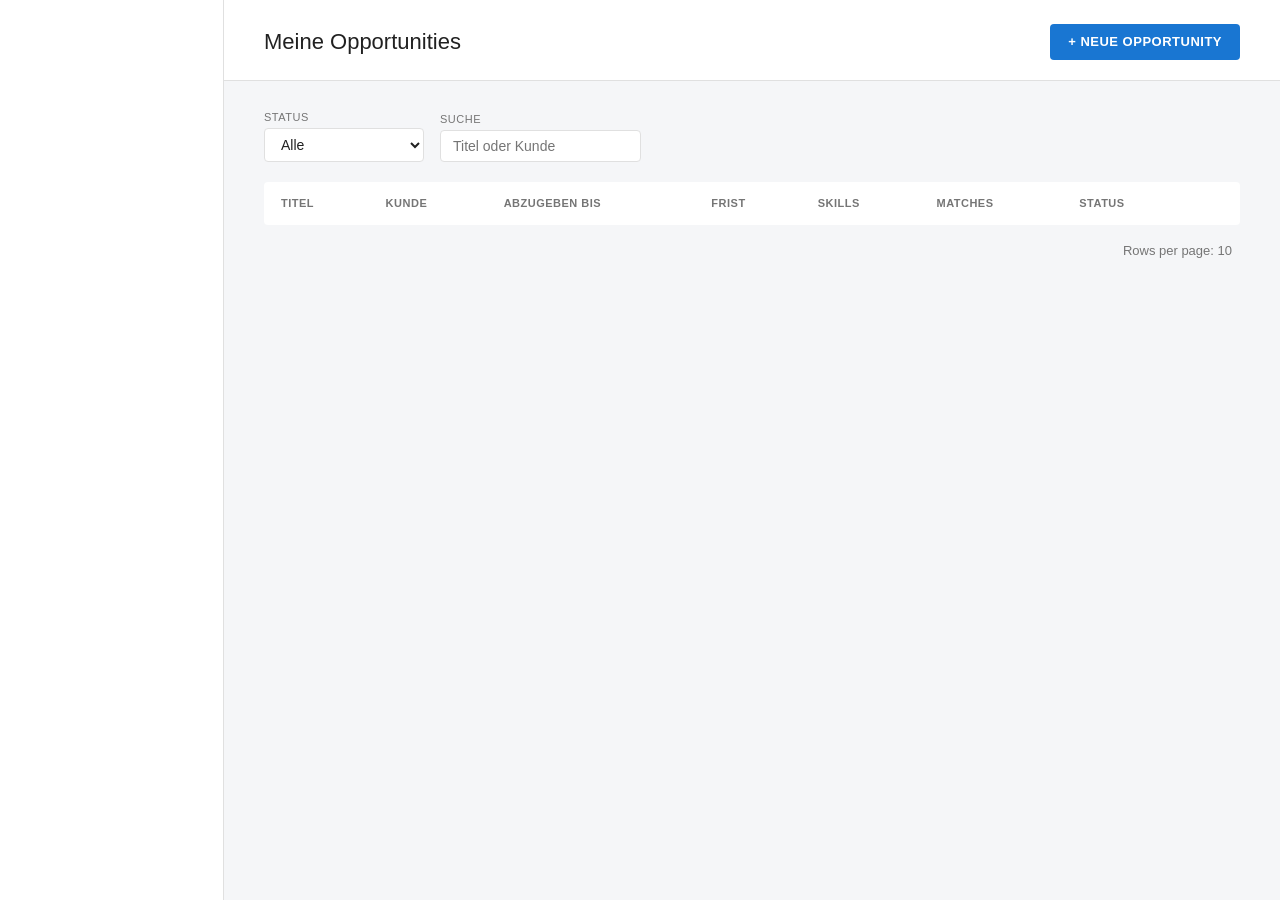
<file: mockup/frontend-prototype/index.html>
<!DOCTYPE html>
<html lang="de">
<head>
  <meta charset="UTF-8" />
  <meta http-equiv="refresh" content="0; url=my-opportunities.html" />
  <title>Opportunity Hub</title>
</head>
<body>
  <p>Weiterleitung… <a href="my-opportunities.html">Hier klicken</a></p>
</body>
</html>
</file>
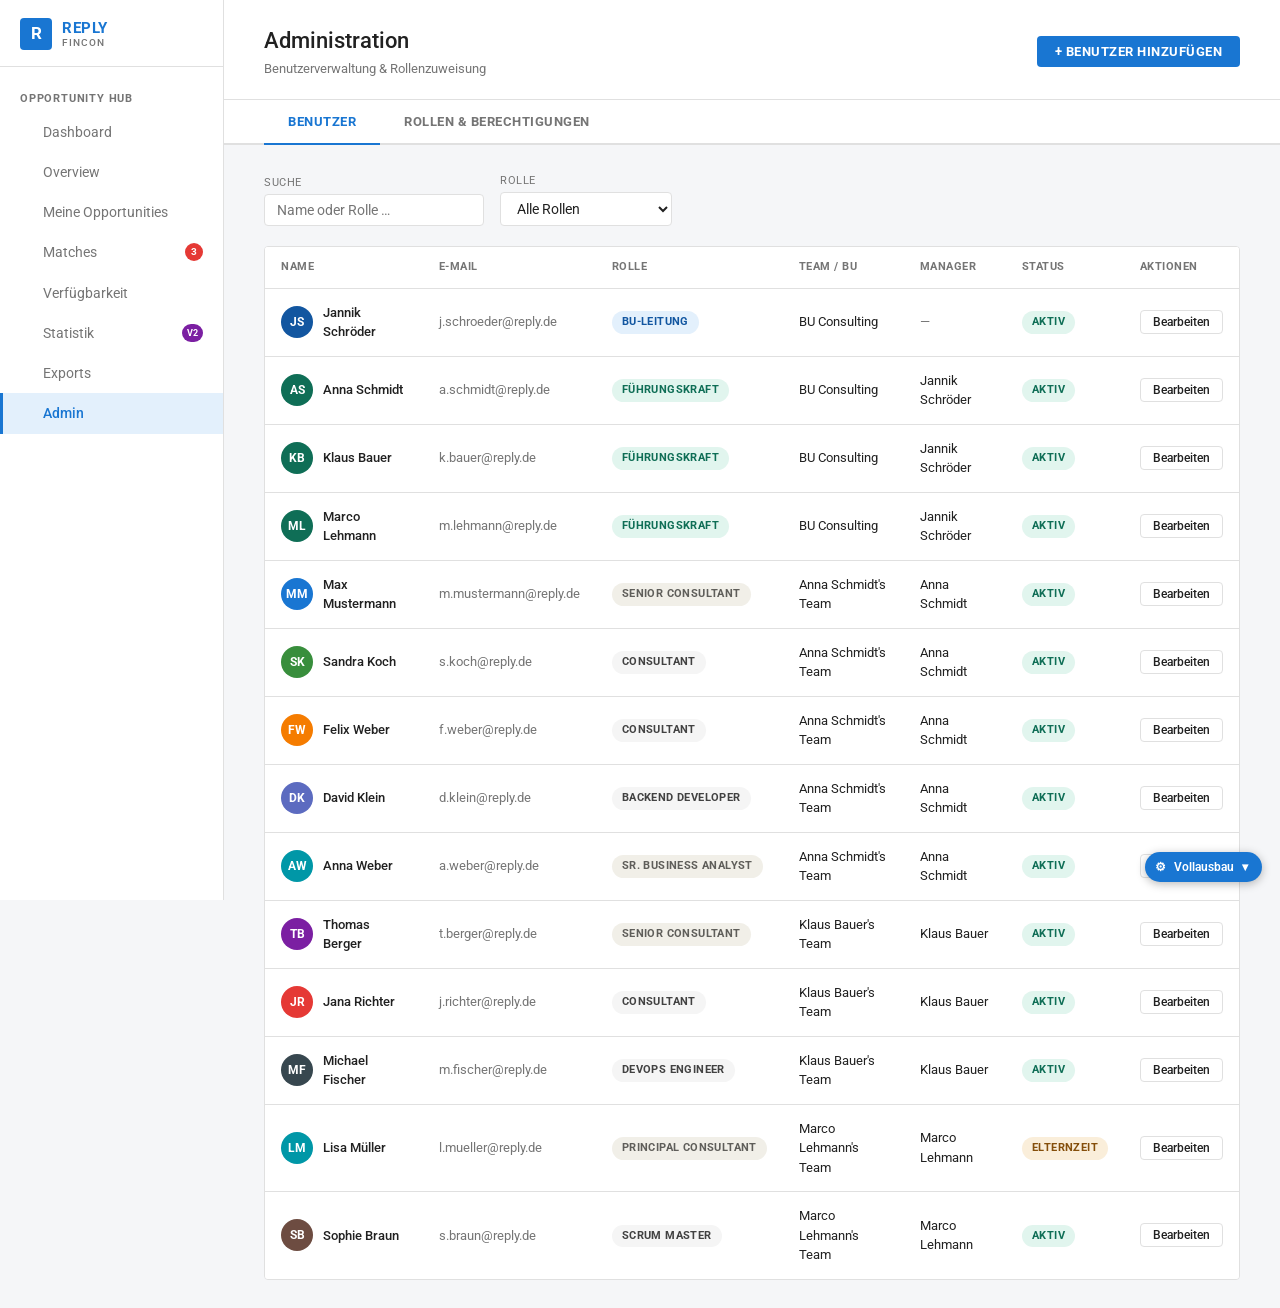
<file: mockup/frontend-prototype/admin.html>
﻿<!DOCTYPE html>
<html lang="de">
<head>
  <meta charset="UTF-8" />
  <meta name="viewport" content="width=device-width, initial-scale=1.0" />
  <title>Administration — Opportunity Hub</title>
  <link rel="stylesheet" href="styles.css" />
</head>
<body>
<div class="app-shell">

  <!-- ── Sidebar ──────────────────────────────────────────────── -->
  <aside class="sidebar"></aside>

  <!-- ── Main Content ─────────────────────────────────────────── -->
  <main class="main-content">

    <!-- Page Header -->
    <header class="page-header">
      <div>
        <h1>Administration</h1>
        <p class="page-subtitle">Benutzerverwaltung &amp; Rollenzuweisung</p>
      </div>
      <button class="btn btn-primary" id="add-user-btn">+ Benutzer hinzufügen</button>
    </header>

    <!-- Tabs -->
    <div class="tabs">
      <button class="tab-btn active" data-tab="users">Benutzer</button>
      <button class="tab-btn" data-tab="roles">Rollen &amp; Berechtigungen</button>
    </div>

    <div class="page-content">

      <!-- ── Tab 1: Benutzer ─────────────────────────────────── -->
      <div class="tab-panel active" id="tab-users">

        <!-- Filter bar -->
        <div class="filter-bar">
          <div class="filter-group">
            <label for="search-input">Suche</label>
            <input id="search-input" class="input-outlined" type="text" placeholder="Name oder Rolle …" style="min-width:220px;" />
          </div>
          <div class="filter-group">
            <label for="role-filter">Rolle</label>
            <select id="role-filter" class="input-outlined">
              <option value="">Alle Rollen</option>
              <option value="BU-Leitung">BU-Leitung</option>
              <option value="Führungskraft">Führungskraft</option>
              <option value="Senior Consultant">Senior Consultant</option>
              <option value="Principal Consultant">Principal Consultant</option>
              <option value="Consultant">Consultant</option>
              <option value="Backend Developer">Backend Developer</option>
              <option value="DevOps Engineer">DevOps Engineer</option>
              <option value="Scrum Master">Scrum Master</option>
              <option value="Sr. Business Analyst">Sr. Business Analyst</option>
            </select>
          </div>
        </div>

        <!-- Table -->
        <div class="table-wrapper">
          <table class="data-table" id="users-table">
            <thead>
              <tr>
                <th>Name</th>
                <th>E-Mail</th>
                <th>Rolle</th>
                <th>Team / BU</th>
                <th>Manager</th>
                <th>Status</th>
                <th>Aktionen</th>
              </tr>
            </thead>
            <tbody id="users-tbody">

              <!-- BU-Leitung -->
              <tr data-name="Jannik Schröder" data-role="BU-Leitung">
                <td>
                  <div class="user-cell">
                    <div class="user-avatar" style="background:#1256A0;">JS</div>
                    <span class="user-name">Jannik Schröder</span>
                  </div>
                </td>
                <td style="color:var(--c-text-muted);font-size:13px;">j.schroeder@reply.de</td>
                <td><span class="pill role-bu-leitung">BU-Leitung</span></td>
                <td style="font-size:13px;">BU Consulting</td>
                <td style="font-size:13px;color:var(--c-text-muted);">—</td>
                <td><span class="pill pill-approved">Aktiv</span></td>
                <td><button class="btn-edit" data-user="Jannik Schröder">Bearbeiten</button></td>
              </tr>

              <!-- Führungskräfte -->
              <tr data-name="Anna Schmidt" data-role="Führungskraft">
                <td>
                  <div class="user-cell">
                    <div class="user-avatar" style="background:#0F6E56;">AS</div>
                    <span class="user-name">Anna Schmidt</span>
                  </div>
                </td>
                <td style="color:var(--c-text-muted);font-size:13px;">a.schmidt@reply.de</td>
                <td><span class="pill role-fuehrungskraft">Führungskraft</span></td>
                <td style="font-size:13px;">BU Consulting</td>
                <td style="font-size:13px;">Jannik Schröder</td>
                <td><span class="pill pill-approved">Aktiv</span></td>
                <td><button class="btn-edit" data-user="Anna Schmidt">Bearbeiten</button></td>
              </tr>

              <tr data-name="Klaus Bauer" data-role="Führungskraft">
                <td>
                  <div class="user-cell">
                    <div class="user-avatar" style="background:#0F6E56;">KB</div>
                    <span class="user-name">Klaus Bauer</span>
                  </div>
                </td>
                <td style="color:var(--c-text-muted);font-size:13px;">k.bauer@reply.de</td>
                <td><span class="pill role-fuehrungskraft">Führungskraft</span></td>
                <td style="font-size:13px;">BU Consulting</td>
                <td style="font-size:13px;">Jannik Schröder</td>
                <td><span class="pill pill-approved">Aktiv</span></td>
                <td><button class="btn-edit" data-user="Klaus Bauer">Bearbeiten</button></td>
              </tr>

              <tr data-name="Marco Lehmann" data-role="Führungskraft">
                <td>
                  <div class="user-cell">
                    <div class="user-avatar" style="background:#0F6E56;">ML</div>
                    <span class="user-name">Marco Lehmann</span>
                  </div>
                </td>
                <td style="color:var(--c-text-muted);font-size:13px;">m.lehmann@reply.de</td>
                <td><span class="pill role-fuehrungskraft">Führungskraft</span></td>
                <td style="font-size:13px;">BU Consulting</td>
                <td style="font-size:13px;">Jannik Schröder</td>
                <td><span class="pill pill-approved">Aktiv</span></td>
                <td><button class="btn-edit" data-user="Marco Lehmann">Bearbeiten</button></td>
              </tr>

              <!-- Consultants — Anna Schmidt's Team -->
              <tr data-name="Max Mustermann" data-role="Senior Consultant">
                <td>
                  <div class="user-cell">
                    <div class="user-avatar" style="background:#1976D2;">MM</div>
                    <span class="user-name">Max Mustermann</span>
                  </div>
                </td>
                <td style="color:var(--c-text-muted);font-size:13px;">m.mustermann@reply.de</td>
                <td><span class="pill role-senior">Senior Consultant</span></td>
                <td style="font-size:13px;">Anna Schmidt's Team</td>
                <td style="font-size:13px;">Anna Schmidt</td>
                <td><span class="pill pill-approved">Aktiv</span></td>
                <td><button class="btn-edit" data-user="Max Mustermann">Bearbeiten</button></td>
              </tr>

              <tr data-name="Sandra Koch" data-role="Consultant">
                <td>
                  <div class="user-cell">
                    <div class="user-avatar" style="background:#388E3C;">SK</div>
                    <span class="user-name">Sandra Koch</span>
                  </div>
                </td>
                <td style="color:var(--c-text-muted);font-size:13px;">s.koch@reply.de</td>
                <td><span class="pill role-consultant">Consultant</span></td>
                <td style="font-size:13px;">Anna Schmidt's Team</td>
                <td style="font-size:13px;">Anna Schmidt</td>
                <td><span class="pill pill-approved">Aktiv</span></td>
                <td><button class="btn-edit" data-user="Sandra Koch">Bearbeiten</button></td>
              </tr>

              <tr data-name="Felix Weber" data-role="Consultant">
                <td>
                  <div class="user-cell">
                    <div class="user-avatar" style="background:#F57C00;">FW</div>
                    <span class="user-name">Felix Weber</span>
                  </div>
                </td>
                <td style="color:var(--c-text-muted);font-size:13px;">f.weber@reply.de</td>
                <td><span class="pill role-consultant">Consultant</span></td>
                <td style="font-size:13px;">Anna Schmidt's Team</td>
                <td style="font-size:13px;">Anna Schmidt</td>
                <td><span class="pill pill-approved">Aktiv</span></td>
                <td><button class="btn-edit" data-user="Felix Weber">Bearbeiten</button></td>
              </tr>

              <tr data-name="David Klein" data-role="Backend Developer">
                <td>
                  <div class="user-cell">
                    <div class="user-avatar" style="background:#5C6BC0;">DK</div>
                    <span class="user-name">David Klein</span>
                  </div>
                </td>
                <td style="color:var(--c-text-muted);font-size:13px;">d.klein@reply.de</td>
                <td><span class="pill role-consultant">Backend Developer</span></td>
                <td style="font-size:13px;">Anna Schmidt's Team</td>
                <td style="font-size:13px;">Anna Schmidt</td>
                <td><span class="pill pill-approved">Aktiv</span></td>
                <td><button class="btn-edit" data-user="David Klein">Bearbeiten</button></td>
              </tr>

              <tr data-name="Anna Weber" data-role="Sr. Business Analyst">
                <td>
                  <div class="user-cell">
                    <div class="user-avatar" style="background:#0097A7;">AW</div>
                    <span class="user-name">Anna Weber</span>
                  </div>
                </td>
                <td style="color:var(--c-text-muted);font-size:13px;">a.weber@reply.de</td>
                <td><span class="pill role-senior">Sr. Business Analyst</span></td>
                <td style="font-size:13px;">Anna Schmidt's Team</td>
                <td style="font-size:13px;">Anna Schmidt</td>
                <td><span class="pill pill-approved">Aktiv</span></td>
                <td><button class="btn-edit" data-user="Anna Weber">Bearbeiten</button></td>
              </tr>

              <!-- Consultants — Klaus Bauer's Team -->
              <tr data-name="Thomas Berger" data-role="Senior Consultant">
                <td>
                  <div class="user-cell">
                    <div class="user-avatar" style="background:#7B1FA2;">TB</div>
                    <span class="user-name">Thomas Berger</span>
                  </div>
                </td>
                <td style="color:var(--c-text-muted);font-size:13px;">t.berger@reply.de</td>
                <td><span class="pill role-senior">Senior Consultant</span></td>
                <td style="font-size:13px;">Klaus Bauer's Team</td>
                <td style="font-size:13px;">Klaus Bauer</td>
                <td><span class="pill pill-approved">Aktiv</span></td>
                <td><button class="btn-edit" data-user="Thomas Berger">Bearbeiten</button></td>
              </tr>

              <tr data-name="Jana Richter" data-role="Consultant">
                <td>
                  <div class="user-cell">
                    <div class="user-avatar" style="background:#E53935;">JR</div>
                    <span class="user-name">Jana Richter</span>
                  </div>
                </td>
                <td style="color:var(--c-text-muted);font-size:13px;">j.richter@reply.de</td>
                <td><span class="pill role-consultant">Consultant</span></td>
                <td style="font-size:13px;">Klaus Bauer's Team</td>
                <td style="font-size:13px;">Klaus Bauer</td>
                <td><span class="pill pill-approved">Aktiv</span></td>
                <td><button class="btn-edit" data-user="Jana Richter">Bearbeiten</button></td>
              </tr>

              <tr data-name="Michael Fischer" data-role="DevOps Engineer">
                <td>
                  <div class="user-cell">
                    <div class="user-avatar" style="background:#37474F;">MF</div>
                    <span class="user-name">Michael Fischer</span>
                  </div>
                </td>
                <td style="color:var(--c-text-muted);font-size:13px;">m.fischer@reply.de</td>
                <td><span class="pill role-consultant">DevOps Engineer</span></td>
                <td style="font-size:13px;">Klaus Bauer's Team</td>
                <td style="font-size:13px;">Klaus Bauer</td>
                <td><span class="pill pill-approved">Aktiv</span></td>
                <td><button class="btn-edit" data-user="Michael Fischer">Bearbeiten</button></td>
              </tr>

              <!-- Consultants — Marco Lehmann's Team -->
              <tr data-name="Lisa Müller" data-role="Principal Consultant">
                <td>
                  <div class="user-cell">
                    <div class="user-avatar" style="background:#0097A7;">LM</div>
                    <span class="user-name">Lisa Müller</span>
                  </div>
                </td>
                <td style="color:var(--c-text-muted);font-size:13px;">l.mueller@reply.de</td>
                <td><span class="pill role-senior">Principal Consultant</span></td>
                <td style="font-size:13px;">Marco Lehmann's Team</td>
                <td style="font-size:13px;">Marco Lehmann</td>
                <td><span class="pill pill-review">Elternzeit</span></td>
                <td><button class="btn-edit" data-user="Lisa Müller">Bearbeiten</button></td>
              </tr>

              <tr data-name="Sophie Braun" data-role="Scrum Master">
                <td>
                  <div class="user-cell">
                    <div class="user-avatar" style="background:#6D4C41;">SB</div>
                    <span class="user-name">Sophie Braun</span>
                  </div>
                </td>
                <td style="color:var(--c-text-muted);font-size:13px;">s.braun@reply.de</td>
                <td><span class="pill role-consultant">Scrum Master</span></td>
                <td style="font-size:13px;">Marco Lehmann's Team</td>
                <td style="font-size:13px;">Marco Lehmann</td>
                <td><span class="pill pill-approved">Aktiv</span></td>
                <td><button class="btn-edit" data-user="Sophie Braun">Bearbeiten</button></td>
              </tr>

            </tbody>
          </table>

          <!-- Empty state (shown when filter matches nothing) -->
          <div class="empty-state" id="empty-state">
            <div class="empty-state-icon">👤</div>
            <div class="empty-state-text">Keine Benutzer gefunden</div>
          </div>
        </div><!-- /.table-wrapper -->

      </div><!-- /#tab-users -->

      <!-- ── Tab 2: Rollen & Berechtigungen ──────────────────── -->
      <div class="tab-panel" id="tab-roles">
        <table class="perm-table">
          <thead>
            <tr>
              <th>Berechtigung</th>
              <th>Consultant</th>
              <th>Führungskraft</th>
              <th>BU-Leitung</th>
              <th>Admin</th>
            </tr>
          </thead>
          <tbody>
            <tr>
              <td class="perm-label">Eigene Opportunities ansehen</td>
              <td><span class="perm-check">✓</span></td>
              <td><span class="perm-check">✓</span></td>
              <td><span class="perm-check">✓</span></td>
              <td><span class="perm-check">✓</span></td>
            </tr>
            <tr>
              <td class="perm-label">Opportunities erstellen</td>
              <td><span class="perm-dash">—</span></td>
              <td><span class="perm-check">✓</span></td>
              <td><span class="perm-check">✓</span></td>
              <td><span class="perm-check">✓</span></td>
            </tr>
            <tr>
              <td class="perm-label">Matches ansehen (eigenes Team)</td>
              <td><span class="perm-dash">—</span></td>
              <td><span class="perm-check">✓</span></td>
              <td><span class="perm-check">✓</span></td>
              <td><span class="perm-check">✓</span></td>
            </tr>
            <tr>
              <td class="perm-label">Matches genehmigen / ablehnen</td>
              <td><span class="perm-dash">—</span></td>
              <td><span class="perm-check">✓</span></td>
              <td><span class="perm-check">✓</span></td>
              <td><span class="perm-check">✓</span></td>
            </tr>
            <tr>
              <td class="perm-label">Alle Matches ansehen (BU)</td>
              <td><span class="perm-dash">—</span></td>
              <td><span class="perm-dash">—</span></td>
              <td><span class="perm-check">✓</span></td>
              <td><span class="perm-check">✓</span></td>
            </tr>
            <tr>
              <td class="perm-label">Verfügbarkeit eintragen</td>
              <td><span class="perm-dash">—</span></td>
              <td><span class="perm-check">✓</span></td>
              <td><span class="perm-check">✓</span></td>
              <td><span class="perm-check">✓</span></td>
            </tr>
            <tr>
              <td class="perm-label">Alle Verfügbarkeiten verwalten</td>
              <td><span class="perm-dash">—</span></td>
              <td><span class="perm-dash">—</span></td>
              <td><span class="perm-check">✓</span></td>
              <td><span class="perm-check">✓</span></td>
            </tr>
            <tr>
              <td class="perm-label">Exporte erstellen</td>
              <td><span class="perm-dash">—</span></td>
              <td><span class="perm-check">✓</span></td>
              <td><span class="perm-check">✓</span></td>
              <td><span class="perm-check">✓</span></td>
            </tr>
            <tr>
              <td class="perm-label">Benutzerverwaltung</td>
              <td><span class="perm-dash">—</span></td>
              <td><span class="perm-dash">—</span></td>
              <td><span class="perm-dash">—</span></td>
              <td><span class="perm-check">✓</span></td>
            </tr>
            <tr>
              <td class="perm-label">Rollenzuweisung</td>
              <td><span class="perm-dash">—</span></td>
              <td><span class="perm-dash">—</span></td>
              <td><span class="perm-dash">—</span></td>
              <td><span class="perm-check">✓</span></td>
            </tr>
          </tbody>
        </table>
      </div><!-- /#tab-roles -->

    </div><!-- /.page-content -->
  </main><!-- /.main-content -->
</div><!-- /.app-shell -->

<!-- ── Add / Edit User Modal ─────────────────────────────────── -->
<div class="modal-overlay" id="user-modal-overlay">
  <div class="modal">
    <div class="modal-header">
      <h2 id="modal-title">Benutzer hinzufügen</h2>
      <button class="modal-close" id="modal-close" aria-label="Schließen">×</button>
    </div>
    <div class="modal-body">
      <form id="user-form" novalidate>

        <div class="form-grid" style="margin-bottom:16px;">
          <div class="form-field">
            <label for="f-name">Name <span class="required">*</span></label>
            <input id="f-name" class="input-outlined" type="text" placeholder="Vor- und Nachname" required />
          </div>
          <div class="form-field">
            <label for="f-email">E-Mail <span class="required">*</span></label>
            <input id="f-email" class="input-outlined" type="text" placeholder="vorname.name@reply.de" required />
          </div>
        </div>

        <div class="form-grid" style="margin-bottom:16px;">
          <div class="form-field">
            <label for="f-role">Rolle <span class="required">*</span></label>
            <select id="f-role" class="input-outlined" required>
              <option value="">Bitte wählen …</option>
              <option>BU-Leitung</option>
              <option>Führungskraft</option>
              <option>Senior Consultant</option>
              <option>Consultant</option>
              <option>Backend Developer</option>
              <option>DevOps Engineer</option>
              <option>Scrum Master</option>
              <option>Business Analyst</option>
            </select>
          </div>
          <div class="form-field">
            <label for="f-team">Team / BU</label>
            <input id="f-team" class="input-outlined" type="text" placeholder="z.B. BU Consulting" />
          </div>
        </div>

        <div class="form-grid">
          <div class="form-field">
            <label for="f-manager">Manager</label>
            <select id="f-manager" class="input-outlined">
              <option value="">Kein Manager</option>
              <option>Jannik Schröder</option>
              <option>Anna Schmidt</option>
              <option>Klaus Bauer</option>
              <option>Marco Lehmann</option>
            </select>
          </div>
          <div class="form-field">
            <label for="f-status">Status</label>
            <select id="f-status" class="input-outlined">
              <option>Aktiv</option>
              <option>Inaktiv</option>
              <option>Elternzeit</option>
            </select>
          </div>
        </div>

      </form>
    </div>
    <div class="modal-footer">
      <button class="btn btn-outlined" id="modal-cancel">Abbrechen</button>
      <button class="btn btn-primary" id="modal-save">Speichern</button>
    </div>
  </div>
</div>

<script src="features.js"></script>
<script src="sidebar.js"></script>
<script src="script.js"></script>
<script>
(function () {
  /* ── Filter / search ─────────────────────────────────────── */
  const searchInput = document.getElementById('search-input');
  const roleFilter  = document.getElementById('role-filter');
  const tbody       = document.getElementById('users-tbody');
  const emptyState  = document.getElementById('empty-state');

  function applyFilter() {
    const query    = searchInput.value.trim().toLowerCase();
    const roleVal  = roleFilter.value.toLowerCase();
    const rows     = Array.from(tbody.querySelectorAll('tr'));
    let visibleCount = 0;

    rows.forEach(row => {
      const name = (row.dataset.name || '').toLowerCase();
      const role = (row.dataset.role || '').toLowerCase();
      const matchesSearch = !query || name.includes(query) || role.includes(query);
      const matchesRole   = !roleVal || role === roleVal;

      if (matchesSearch && matchesRole) {
        row.style.display = '';
        visibleCount++;
      } else {
        row.style.display = 'none';
      }
    });

    if (visibleCount === 0) {
      emptyState.classList.add('visible');
    } else {
      emptyState.classList.remove('visible');
    }
  }

  searchInput.addEventListener('input', applyFilter);
  roleFilter.addEventListener('change', applyFilter);

  /* ── Modal helpers ───────────────────────────────────────── */
  const overlay    = document.getElementById('user-modal-overlay');
  const modalTitle = document.getElementById('modal-title');
  const nameField  = document.getElementById('f-name');
  const emailField = document.getElementById('f-email');
  const roleField  = document.getElementById('f-role');
  const teamField  = document.getElementById('f-team');
  const managerField = document.getElementById('f-manager');
  const statusField  = document.getElementById('f-status');

  function openModal(userName) {
    // Reset form
    nameField.value    = '';
    emailField.value   = '';
    roleField.value    = '';
    teamField.value    = '';
    managerField.value = '';
    statusField.value  = 'Aktiv';

    if (userName) {
      // Pre-fill from row data
      modalTitle.textContent = 'Benutzer bearbeiten';
      const row = Array.from(tbody.querySelectorAll('tr'))
        .find(r => r.dataset.name === userName);
      if (row) {
        nameField.value    = row.dataset.name || '';
        const emailEl      = row.querySelectorAll('td')[1];
        emailField.value   = emailEl ? emailEl.textContent.trim() : '';
        roleField.value    = row.dataset.role || '';
        const teamEl       = row.querySelectorAll('td')[3];
        teamField.value    = teamEl ? teamEl.textContent.trim() : '';
        const managerEl    = row.querySelectorAll('td')[4];
        const managerText  = managerEl ? managerEl.textContent.trim() : '';
        managerField.value = managerText === '—' ? '' : managerText;
        const statusEl     = row.querySelector('.pill');
        if (statusEl) {
          const statusText = statusEl.textContent.trim();
          statusField.value = statusText === 'Aktiv' ? 'Aktiv'
                            : statusText === 'Elternzeit' ? 'Elternzeit'
                            : 'Inaktiv';
        }
      }
    } else {
      modalTitle.textContent = 'Benutzer hinzufügen';
    }

    overlay.classList.add('open');
    nameField.focus();
  }

  function closeModal() {
    overlay.classList.remove('open');
  }

  /* ── Open: Add button ────────────────────────────────────── */
  document.getElementById('add-user-btn').addEventListener('click', () => openModal(null));

  /* ── Open: Edit buttons ──────────────────────────────────── */
  document.getElementById('users-tbody').addEventListener('click', (e) => {
    const btn = e.target.closest('.btn-edit');
    if (!btn) return;
    openModal(btn.dataset.user);
  });

  /* ── Close modal ─────────────────────────────────────────── */
  document.getElementById('modal-close').addEventListener('click', closeModal);
  document.getElementById('modal-cancel').addEventListener('click', closeModal);
  overlay.addEventListener('click', (e) => {
    if (e.target === overlay) closeModal();
  });

  /* ── Save ────────────────────────────────────────────────── */
  document.getElementById('modal-save').addEventListener('click', () => {
    // Basic required-field check
    if (!nameField.value.trim() || !emailField.value.trim() || !roleField.value) {
      [nameField, emailField, roleField].forEach(f => {
        if (!f.value.trim()) f.classList.add('error');
      });
      return;
    }
    [nameField, emailField, roleField].forEach(f => f.classList.remove('error'));
    closeModal();
    showSnackbar('Benutzer wurde gespeichert.');
  });

  // Remove error styling on input
  [nameField, emailField, roleField].forEach(f => {
    f.addEventListener('input', () => f.classList.remove('error'));
  });

  /* ── Keyboard: Escape closes modal ──────────────────────── */
  document.addEventListener('keydown', (e) => {
    if (e.key === 'Escape' && overlay.classList.contains('open')) closeModal();
  });
})();
</script>
  <script src="feature-toggle.js"></script>
</body>
</html>
</file>
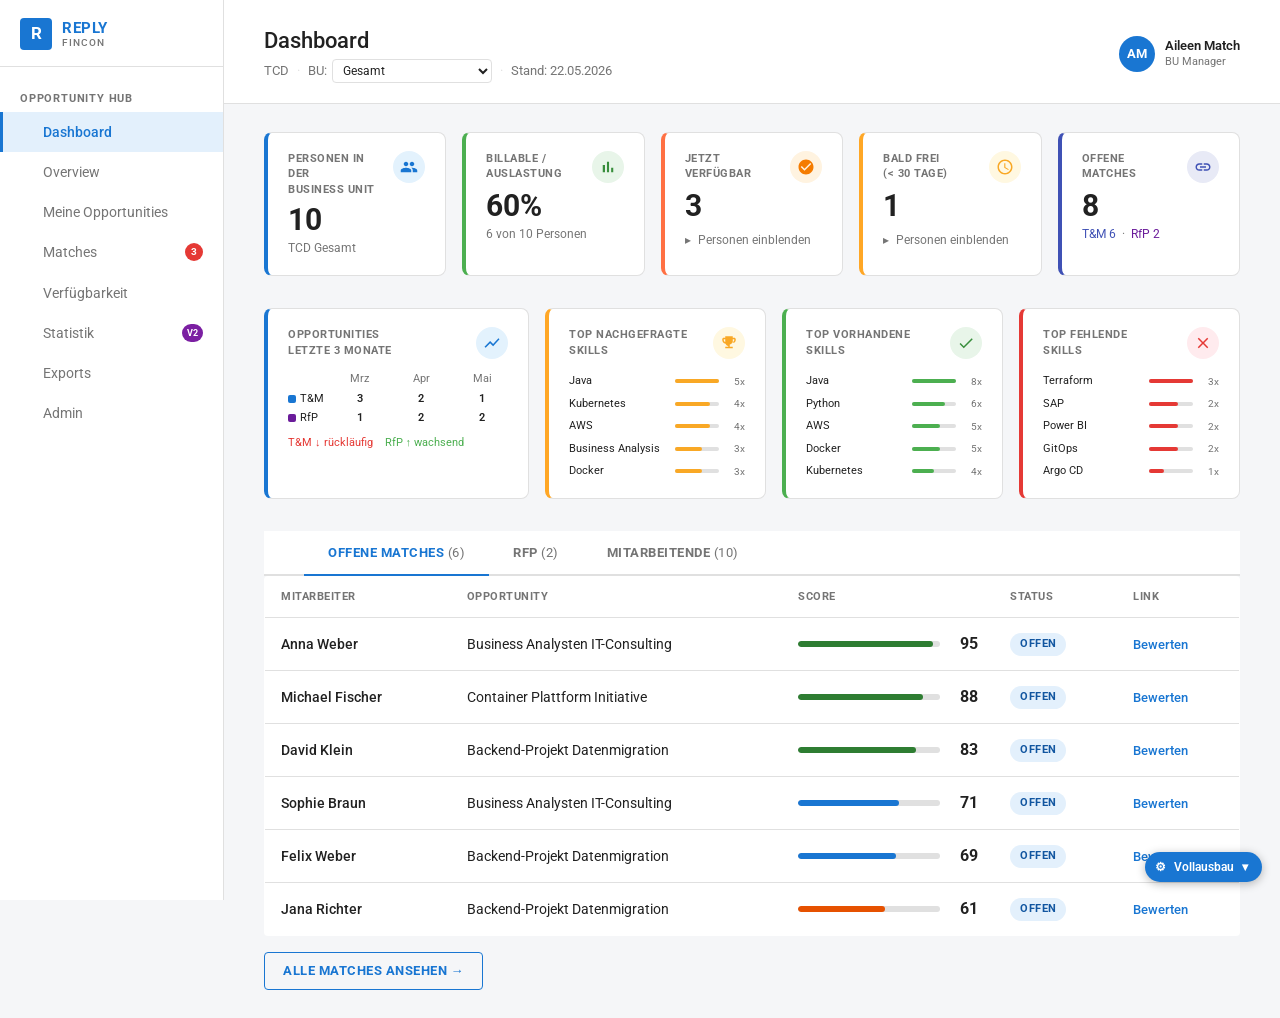
<file: mockup/frontend-prototype/dashboard.html>
﻿<!DOCTYPE html>
<html lang="de">
<head>
  <meta charset="UTF-8">
  <meta name="viewport" content="width=device-width, initial-scale=1.0">
  <title>Dashboard — Opportunity Hub</title>
  <link rel="stylesheet" href="styles.css">
</head>
<body>
<div class="app-shell">

  <aside class="sidebar"></aside>

  <main class="main-content">

    <div class="page-header">
      <div>
        <h1>Dashboard</h1>
        <div class="page-subtitle" style="display:flex;align-items:center;gap:8px;flex-wrap:wrap">
          TCD
          <span style="color:var(--c-border)">&middot;</span>
          <label style="display:flex;align-items:center;gap:5px">
            BU:
            <select id="bu-filter" class="input-outlined" style="padding:2px 6px;font-size:12px;height:24px">
              <option value="Gesamt" selected>Gesamt</option>
              <option value="Nord">Nord</option>
              <option value="Süd">Süd</option>
              <option value="West">West</option>
            </select>
          </label>
          <span style="color:var(--c-border)">&middot;</span>
          Stand: 22.05.2026
        </div>
      </div>
      <div style="display:flex;align-items:center;gap:10px">
        <div style="width:36px;height:36px;border-radius:50%;background:#1976D2;color:#fff;display:flex;align-items:center;justify-content:center;font-size:13px;font-weight:700;flex-shrink:0">AM</div>
        <div style="line-height:1.35">
          <div style="font-size:13px;font-weight:600;color:var(--c-text)">Aileen Match</div>
          <div style="font-size:11px;color:var(--c-text-muted)">BU Manager</div>
        </div>
      </div>
    </div>

    <div class="page-content">

      <!-- ── KPI Grid ──────────────────────────────────────────── -->
      <div class="kpi-grid">

        <div class="kpi-card kpi-card--blue">
          <div class="kpi-top">
            <div class="kpi-label">Personen in der<br>Business Unit</div>
            <div class="kpi-icon" style="background:#E3F2FD">
              <svg width="18" height="18" viewBox="0 0 24 24" fill="#1976D2">
                <path d="M16 11c1.66 0 2.99-1.34 2.99-3S17.66 5 16 5c-1.66 0-3 1.34-3 3s1.34 3 3 3zm-8 0c1.66 0 2.99-1.34 2.99-3S9.66 5 8 5C6.34 5 5 6.34 5 8s1.34 3 3 3zm0 2c-2.33 0-7 1.17-7 3.5V19h14v-2.5c0-2.33-4.67-3.5-7-3.5zm8 0c-.29 0-.62.02-.97.05 1.16.84 1.97 1.97 1.97 3.45V19h6v-2.5c0-2.33-4.67-3.5-7-3.5z"/>
              </svg>
            </div>
          </div>
          <div class="kpi-value" id="kpi-total">10</div>
          <div class="kpi-sub" id="kpi-total-sub">Business Unit FinCon</div>
        </div>

        <div class="kpi-card kpi-card--green">
          <div class="kpi-top">
            <div class="kpi-label">Billable /<br>Auslastung</div>
            <div class="kpi-icon" style="background:#E8F5E9">
              <svg width="18" height="18" viewBox="0 0 24 24" fill="#388E3C">
                <path d="M5 9.2h3V19H5V9.2zM10.6 5h2.8v14h-2.8V5zm5.6 8H19v6h-2.8v-6z"/>
              </svg>
            </div>
          </div>
          <div class="kpi-value" id="kpi-billable">70%</div>
          <div class="kpi-sub" id="kpi-billable-sub">7 von 10 Personen</div>
        </div>

        <div class="kpi-card kpi-card--orange">
          <div class="kpi-top">
            <div class="kpi-label">Jetzt<br>verfügbar</div>
            <div class="kpi-icon" style="background:#FFF3E0">
              <svg width="18" height="18" viewBox="0 0 24 24" fill="#F57C00">
                <path d="M12 2C6.48 2 2 6.48 2 12s4.48 10 10 10 10-4.48 10-10S17.52 2 12 2zm-2 15l-5-5 1.41-1.41L10 14.17l7.59-7.59L19 8l-9 9z"/>
              </svg>
            </div>
          </div>
          <div class="kpi-value" id="kpi-bench">3</div>
          <details class="kpi-expand">
            <summary><span class="kpi-arr">▸</span>&nbsp;Personen einblenden</summary>
            <div class="kpi-people-list" id="kpi-bench-list">
              <div class="kpi-person"><div class="kpi-person-dot" style="background:#F57C00"></div>Felix Weber</div>
              <div class="kpi-person"><div class="kpi-person-dot" style="background:#F57C00"></div>Anna Weber</div>
              <div class="kpi-person"><div class="kpi-person-dot" style="background:#F57C00"></div>David Klein</div>
            </div>
          </details>
        </div>

        <div class="kpi-card kpi-card--amber">
          <div class="kpi-top">
            <div class="kpi-label">Bald frei<br>(&lt; 30 Tage)</div>
            <div class="kpi-icon" style="background:#FFF8E1">
              <svg width="18" height="18" viewBox="0 0 24 24" fill="#F9A825">
                <path d="M11.99 2C6.47 2 2 6.48 2 12s4.47 10 9.99 10C17.52 22 22 17.52 22 12S17.52 2 11.99 2zM12 20c-4.42 0-8-3.58-8-8s3.58-8 8-8 8 3.58 8 8-3.58 8-8 8zm.5-13H11v6l5.25 3.15.75-1.23-4.5-2.67V7z"/>
              </svg>
            </div>
          </div>
          <div class="kpi-value" id="kpi-ending">1</div>
          <details class="kpi-expand">
            <summary><span class="kpi-arr">▸</span>&nbsp;Personen einblenden</summary>
            <div class="kpi-people-list" id="kpi-ending-list">
              <div class="kpi-person"><div class="kpi-person-dot" style="background:#FFA726"></div>Thomas Berger (endet 31.05.)</div>
            </div>
          </details>
        </div>

        <div class="kpi-card kpi-card--indigo">
          <div class="kpi-top">
            <div class="kpi-label">Offene<br>Matches</div>
            <div class="kpi-icon" style="background:#E8EAF6">
              <svg width="18" height="18" viewBox="0 0 24 24" fill="#3F51B5">
                <path d="M3.9 12c0-1.71 1.39-3.1 3.1-3.1h4V7H7c-2.76 0-5 2.24-5 5s2.24 5 5 5h4v-1.9H7c-1.71 0-3.1-1.39-3.1-3.1zM8 13h8v-2H8v2zm9-6h-4v1.9h4c1.71 0 3.1 1.39 3.1 3.1s-1.39 3.1-3.1 3.1h-4V17h4c2.76 0 5-2.24 5-5s-2.24-5-5-5z"/>
              </svg>
            </div>
          </div>
          <div class="kpi-value" id="kpi-matches">8</div>
          <div class="kpi-sub">
            <span id="kpi-matches-tm" style="color:#3F51B5">T&amp;M 6</span>
            &nbsp;·&nbsp;
            <span id="kpi-matches-rfp" style="color:#6A1B9A">RfP 2</span>
          </div>
        </div>

      </div><!-- /kpi-grid -->

      <!-- ── Insight Grid ──────────────────────────────────────── -->
      <div style="display:grid;grid-template-columns:1.2fr 1fr 1fr 1fr;gap:16px;margin-bottom:32px">

        <!-- Opportunities Trend -->
        <div class="kpi-card kpi-card--blue">
          <div class="kpi-top">
            <div class="kpi-label">Opportunities<br>letzte 3 Monate</div>
            <div class="kpi-icon" style="background:#E3F2FD">
              <svg width="18" height="18" viewBox="0 0 24 24" fill="#1976D2"><path d="M3.5 18.49l6-6.01 4 4L22 6.92l-1.41-1.41-7.09 7.97-4-4L2 16.99z"/></svg>
            </div>
          </div>
          <div style="display:grid;grid-template-columns:auto 1fr 1fr 1fr;gap:3px 10px;font-size:11px;margin-top:4px;align-items:center">
            <span></span>
            <span style="color:var(--c-text-muted);text-align:center">Mrz</span>
            <span style="color:var(--c-text-muted);text-align:center">Apr</span>
            <span style="color:var(--c-text-muted);text-align:center">Mai</span>
            <span style="display:flex;align-items:center;gap:4px"><span style="width:8px;height:8px;background:#1976D2;border-radius:2px;flex-shrink:0"></span>T&amp;M</span>
            <span style="text-align:center;font-weight:600">3</span>
            <span style="text-align:center;font-weight:600">2</span>
            <span style="text-align:center;font-weight:600">1</span>
            <span style="display:flex;align-items:center;gap:4px"><span style="width:8px;height:8px;background:#6A1B9A;border-radius:2px;flex-shrink:0"></span>RfP</span>
            <span style="text-align:center;font-weight:600">1</span>
            <span style="text-align:center;font-weight:600">2</span>
            <span style="text-align:center;font-weight:600">2</span>
          </div>
          <div style="display:flex;gap:12px;margin-top:8px;font-size:11px;color:var(--c-text-muted)">
            <span style="color:#E53935">T&amp;M ↓ rückläufig</span>
            <span style="color:#4CAF50">RfP ↑ wachsend</span>
          </div>
        </div>

        <!-- Top nachgefragte Skills -->
        <div class="kpi-card kpi-card--amber">
          <div class="kpi-top">
            <div class="kpi-label">Top nachgefragte<br>Skills</div>
            <div class="kpi-icon" style="background:#FFF8E1">
              <svg width="18" height="18" viewBox="0 0 24 24" fill="#F9A825"><path d="M19 5h-2V3H7v2H5c-1.1 0-2 .9-2 2v1c0 2.55 1.92 4.63 4.39 4.94.63 1.5 1.98 2.63 3.61 2.96V17H7v2h10v-2h-4v-3.1c1.63-.33 2.98-1.46 3.61-2.96C19.08 12.63 21 10.55 21 8V7c0-1.1-.9-2-2-2zM5 8V7h2v3.82C5.84 10.4 5 9.3 5 8zm14 0c0 1.3-.84 2.4-2 2.82V7h2v1z"/></svg>
            </div>
          </div>
          <div style="display:flex;flex-direction:column;gap:6px;margin-top:6px">
            <div style="display:flex;align-items:center;gap:6px">
              <span style="font-size:11px;width:100px;overflow:hidden;text-overflow:ellipsis;white-space:nowrap">Java</span>
              <div style="flex:1;height:4px;background:#E0E0E0;border-radius:3px"><div style="width:100%;height:100%;background:#F9A825;border-radius:3px"></div></div>
              <span style="font-size:10px;color:var(--c-text-muted);width:20px;text-align:right">5x</span>
            </div>
            <div style="display:flex;align-items:center;gap:6px">
              <span style="font-size:11px;width:100px;overflow:hidden;text-overflow:ellipsis;white-space:nowrap">Kubernetes</span>
              <div style="flex:1;height:4px;background:#E0E0E0;border-radius:3px"><div style="width:80%;height:100%;background:#F9A825;border-radius:3px"></div></div>
              <span style="font-size:10px;color:var(--c-text-muted);width:20px;text-align:right">4x</span>
            </div>
            <div style="display:flex;align-items:center;gap:6px">
              <span style="font-size:11px;width:100px;overflow:hidden;text-overflow:ellipsis;white-space:nowrap">AWS</span>
              <div style="flex:1;height:4px;background:#E0E0E0;border-radius:3px"><div style="width:80%;height:100%;background:#F9A825;border-radius:3px"></div></div>
              <span style="font-size:10px;color:var(--c-text-muted);width:20px;text-align:right">4x</span>
            </div>
            <div style="display:flex;align-items:center;gap:6px">
              <span style="font-size:11px;width:100px;overflow:hidden;text-overflow:ellipsis;white-space:nowrap">Business Analysis</span>
              <div style="flex:1;height:4px;background:#E0E0E0;border-radius:3px"><div style="width:60%;height:100%;background:#F9A825;border-radius:3px"></div></div>
              <span style="font-size:10px;color:var(--c-text-muted);width:20px;text-align:right">3x</span>
            </div>
            <div style="display:flex;align-items:center;gap:6px">
              <span style="font-size:11px;width:100px;overflow:hidden;text-overflow:ellipsis;white-space:nowrap">Docker</span>
              <div style="flex:1;height:4px;background:#E0E0E0;border-radius:3px"><div style="width:60%;height:100%;background:#F9A825;border-radius:3px"></div></div>
              <span style="font-size:10px;color:var(--c-text-muted);width:20px;text-align:right">3x</span>
            </div>
          </div>
        </div>

        <!-- Top vorhandene Skills -->
        <div class="kpi-card kpi-card--green">
          <div class="kpi-top">
            <div class="kpi-label">Top vorhandene<br>Skills</div>
            <div class="kpi-icon" style="background:#E8F5E9">
              <svg width="18" height="18" viewBox="0 0 24 24" fill="#388E3C"><path d="M9 16.17L4.83 12l-1.42 1.41L9 19 21 7l-1.41-1.41z"/></svg>
            </div>
          </div>
          <div style="display:flex;flex-direction:column;gap:6px;margin-top:6px">
            <div style="display:flex;align-items:center;gap:6px">
              <span style="font-size:11px;width:100px;overflow:hidden;text-overflow:ellipsis;white-space:nowrap">Java</span>
              <div style="flex:1;height:4px;background:#E0E0E0;border-radius:3px"><div style="width:100%;height:100%;background:#4CAF50;border-radius:3px"></div></div>
              <span style="font-size:10px;color:var(--c-text-muted);width:20px;text-align:right">8x</span>
            </div>
            <div style="display:flex;align-items:center;gap:6px">
              <span style="font-size:11px;width:100px;overflow:hidden;text-overflow:ellipsis;white-space:nowrap">Python</span>
              <div style="flex:1;height:4px;background:#E0E0E0;border-radius:3px"><div style="width:75%;height:100%;background:#4CAF50;border-radius:3px"></div></div>
              <span style="font-size:10px;color:var(--c-text-muted);width:20px;text-align:right">6x</span>
            </div>
            <div style="display:flex;align-items:center;gap:6px">
              <span style="font-size:11px;width:100px;overflow:hidden;text-overflow:ellipsis;white-space:nowrap">AWS</span>
              <div style="flex:1;height:4px;background:#E0E0E0;border-radius:3px"><div style="width:63%;height:100%;background:#4CAF50;border-radius:3px"></div></div>
              <span style="font-size:10px;color:var(--c-text-muted);width:20px;text-align:right">5x</span>
            </div>
            <div style="display:flex;align-items:center;gap:6px">
              <span style="font-size:11px;width:100px;overflow:hidden;text-overflow:ellipsis;white-space:nowrap">Docker</span>
              <div style="flex:1;height:4px;background:#E0E0E0;border-radius:3px"><div style="width:63%;height:100%;background:#4CAF50;border-radius:3px"></div></div>
              <span style="font-size:10px;color:var(--c-text-muted);width:20px;text-align:right">5x</span>
            </div>
            <div style="display:flex;align-items:center;gap:6px">
              <span style="font-size:11px;width:100px;overflow:hidden;text-overflow:ellipsis;white-space:nowrap">Kubernetes</span>
              <div style="flex:1;height:4px;background:#E0E0E0;border-radius:3px"><div style="width:50%;height:100%;background:#4CAF50;border-radius:3px"></div></div>
              <span style="font-size:10px;color:var(--c-text-muted);width:20px;text-align:right">4x</span>
            </div>
          </div>
        </div>

        <!-- Top fehlende Skills -->
        <div class="kpi-card" style="border-left-color:#E53935">
          <div class="kpi-top">
            <div class="kpi-label">Top fehlende<br>Skills</div>
            <div class="kpi-icon" style="background:#FFEBEE">
              <svg width="18" height="18" viewBox="0 0 24 24" fill="#E53935"><path d="M19 6.41L17.59 5 12 10.59 6.41 5 5 6.41 10.59 12 5 17.59 6.41 19 12 13.41 17.59 19 19 17.59 13.41 12z"/></svg>
            </div>
          </div>
          <div style="display:flex;flex-direction:column;gap:6px;margin-top:6px">
            <div style="display:flex;align-items:center;gap:6px">
              <span style="font-size:11px;width:100px;overflow:hidden;text-overflow:ellipsis;white-space:nowrap">Terraform</span>
              <div style="flex:1;height:4px;background:#E0E0E0;border-radius:3px"><div style="width:100%;height:100%;background:#E53935;border-radius:3px"></div></div>
              <span style="font-size:10px;color:var(--c-text-muted);width:20px;text-align:right">3x</span>
            </div>
            <div style="display:flex;align-items:center;gap:6px">
              <span style="font-size:11px;width:100px;overflow:hidden;text-overflow:ellipsis;white-space:nowrap">SAP</span>
              <div style="flex:1;height:4px;background:#E0E0E0;border-radius:3px"><div style="width:67%;height:100%;background:#E53935;border-radius:3px"></div></div>
              <span style="font-size:10px;color:var(--c-text-muted);width:20px;text-align:right">2x</span>
            </div>
            <div style="display:flex;align-items:center;gap:6px">
              <span style="font-size:11px;width:100px;overflow:hidden;text-overflow:ellipsis;white-space:nowrap">Power BI</span>
              <div style="flex:1;height:4px;background:#E0E0E0;border-radius:3px"><div style="width:67%;height:100%;background:#E53935;border-radius:3px"></div></div>
              <span style="font-size:10px;color:var(--c-text-muted);width:20px;text-align:right">2x</span>
            </div>
            <div style="display:flex;align-items:center;gap:6px">
              <span style="font-size:11px;width:100px;overflow:hidden;text-overflow:ellipsis;white-space:nowrap">GitOps</span>
              <div style="flex:1;height:4px;background:#E0E0E0;border-radius:3px"><div style="width:67%;height:100%;background:#E53935;border-radius:3px"></div></div>
              <span style="font-size:10px;color:var(--c-text-muted);width:20px;text-align:right">2x</span>
            </div>
            <div style="display:flex;align-items:center;gap:6px">
              <span style="font-size:11px;width:100px;overflow:hidden;text-overflow:ellipsis;white-space:nowrap">Argo CD</span>
              <div style="flex:1;height:4px;background:#E0E0E0;border-radius:3px"><div style="width:33%;height:100%;background:#E53935;border-radius:3px"></div></div>
              <span style="font-size:10px;color:var(--c-text-muted);width:20px;text-align:right">1x</span>
            </div>
          </div>
        </div>

      </div><!-- /insight-grid -->

      <!-- ── Tabs ───────────────────────────────────────────────── -->
      <div class="tabs">
        <button class="tab-btn active" data-tab="db-matches">Offene Matches <span class="section-count">(6)</span></button>
        <button class="tab-btn" data-tab="db-rfp">RfP <span class="section-count">(2)</span></button>
        <button class="tab-btn" data-tab="db-team">Mitarbeitende <span class="section-count" id="team-count">(10)</span></button>
      </div>

      <!-- ── Tab: Offene Matches ────────────────────────────────── -->
      <div class="tab-panel active" id="tab-db-matches">
        <table class="data-table">
          <thead>
            <tr>
              <th>Mitarbeiter</th>
              <th>Opportunity</th>
              <th>Score</th>
              <th>Status</th>
              <th>Link</th>
            </tr>
          </thead>
          <tbody>
            <tr>
              <td><span class="row-title">Anna Weber</span></td>
              <td>Business Analysten IT-Consulting</td>
              <td>
                <div class="score-col" style="min-width:120px">
                  <div class="score-bar-track" style="flex:1"><div class="score-bar-fill high" style="width:95%"></div></div>
                  <span class="score-number">95</span>
                </div>
              </td>
              <td><span class="pill pill-open">Offen</span></td>
              <td class="link-cell"><a href="matches.html">Bewerten</a></td>
            </tr>
            <tr>
              <td><span class="row-title">Michael Fischer</span></td>
              <td>Container Plattform Initiative</td>
              <td>
                <div class="score-col" style="min-width:120px">
                  <div class="score-bar-track" style="flex:1"><div class="score-bar-fill high" style="width:88%"></div></div>
                  <span class="score-number">88</span>
                </div>
              </td>
              <td><span class="pill pill-open">Offen</span></td>
              <td class="link-cell"><a href="matches.html">Bewerten</a></td>
            </tr>
            <tr>
              <td><span class="row-title">David Klein</span></td>
              <td>Backend-Projekt Datenmigration</td>
              <td>
                <div class="score-col" style="min-width:120px">
                  <div class="score-bar-track" style="flex:1"><div class="score-bar-fill high" style="width:83%"></div></div>
                  <span class="score-number">83</span>
                </div>
              </td>
              <td><span class="pill pill-open">Offen</span></td>
              <td class="link-cell"><a href="matches.html">Bewerten</a></td>
            </tr>
            <tr>
              <td><span class="row-title">Sophie Braun</span></td>
              <td>Business Analysten IT-Consulting</td>
              <td>
                <div class="score-col" style="min-width:120px">
                  <div class="score-bar-track" style="flex:1"><div class="score-bar-fill medium" style="width:71%"></div></div>
                  <span class="score-number">71</span>
                </div>
              </td>
              <td><span class="pill pill-open">Offen</span></td>
              <td class="link-cell"><a href="matches.html">Bewerten</a></td>
            </tr>
            <tr>
              <td><span class="row-title">Felix Weber</span></td>
              <td>Backend-Projekt Datenmigration</td>
              <td>
                <div class="score-col" style="min-width:120px">
                  <div class="score-bar-track" style="flex:1"><div class="score-bar-fill medium" style="width:69%"></div></div>
                  <span class="score-number">69</span>
                </div>
              </td>
              <td><span class="pill pill-open">Offen</span></td>
              <td class="link-cell"><a href="matches.html">Bewerten</a></td>
            </tr>
            <tr>
              <td><span class="row-title">Jana Richter</span></td>
              <td>Backend-Projekt Datenmigration</td>
              <td>
                <div class="score-col" style="min-width:120px">
                  <div class="score-bar-track" style="flex:1"><div class="score-bar-fill low" style="width:61%"></div></div>
                  <span class="score-number">61</span>
                </div>
              </td>
              <td><span class="pill pill-open">Offen</span></td>
              <td class="link-cell"><a href="matches.html">Bewerten</a></td>
            </tr>
          </tbody>
        </table>
        <div class="section-footer">
          <a href="matches.html" class="btn btn-outlined">Alle Matches ansehen &rarr;</a>
        </div>
      </div>

      <!-- ── Tab: RfP ───────────────────────────────────────────── -->
      <div class="tab-panel" id="tab-db-rfp">
        <table class="data-table">
          <thead>
            <tr>
              <th>Titel</th>
              <th>Kunde</th>
              <th>Abgabefrist</th>
              <th>Phase</th>
              <th>Rollen</th>
              <th>Link</th>
            </tr>
          </thead>
          <tbody>
            <tr>
              <td>
                <span class="row-title">Digital Insurance Platform</span>
                <div style="font-size:11px;color:var(--c-text-muted)">RFP-0031</div>
              </td>
              <td>IPSWAYS / Insurance</td>
              <td>
                15.06.2026
                <span style="margin-left:6px;font-size:10px;padding:1px 6px;border-radius:10px;background:#FFF3E0;color:#E65100;font-weight:600">24 Tage</span>
              </td>
              <td><span style="font-size:11px;padding:2px 8px;border-radius:12px;background:#FFF3E0;color:#E65100;border:1px solid #FFCC80;white-space:nowrap">Fragenphase</span></td>
              <td>4 Positionen</td>
              <td class="link-cell"><a href="rfp-detail.html">Öffnen</a></td>
            </tr>
            <tr>
              <td>
                <span class="row-title">Cloud Transformation</span>
                <div style="font-size:11px;color:var(--c-text-muted)">RFP-0028</div>
              </td>
              <td>Deutsche Bank</td>
              <td>
                30.06.2026
                <span style="margin-left:6px;font-size:10px;padding:1px 6px;border-radius:10px;background:#E8F5E9;color:#2E7D32;font-weight:600">39 Tage</span>
              </td>
              <td><span style="font-size:11px;padding:2px 8px;border-radius:12px;background:#E3F2FD;color:#1565C0;border:1px solid #90CAF9;white-space:nowrap">Qualifizierung</span></td>
              <td>6 Positionen</td>
              <td class="link-cell"><a href="rfp-detail.html">Öffnen</a></td>
            </tr>
          </tbody>
        </table>
        <div class="section-footer">
          <a href="matches.html#rfp" class="btn btn-outlined">Alle RfPs ansehen &rarr;</a>
        </div>
      </div>

      <!-- ── Tab: Mitarbeitende ─────────────────────────────────── -->
      <div class="tab-panel" id="tab-db-team">
        <table class="data-table">
          <thead>
            <tr>
              <th class="sortable" data-sort="name" id="th-name">Mitarbeiter<span class="sort-ind"></span></th>
              <th>Rolle</th>
              <th class="sortable" data-sort="status" id="th-status">Status<span class="sort-ind"></span></th>
              <th>Projekt</th>
              <th>Verfügbar ab</th>
            </tr>
          </thead>
          <tbody id="team-tbody"></tbody>
        </table>
      </div>

    </div><!-- /page-content -->
  </main>
</div><!-- /app-shell -->

<script src="features.js"></script>
<script src="sidebar.js"></script>
<script src="script.js"></script>
<script>
const TEAM_DATA = [
  { name: 'Max Mustermann',  bu: 'Süd',  role: 'Senior Consultant',    sk: 'billable',  sl: 'Billable',       sc: 'pill-approved', ss: '',                                 project: 'Hypoteq AG — Backend-Projekt',   available: '01.08.2026',           so: 1 },
  { name: 'Sandra Koch',     bu: 'Süd',  role: 'Consultant',           sk: 'billable',  sl: 'Billable',       sc: 'pill-approved', ss: '',                                 project: 'Backend-Projekt Datenmigration', available: '01.10.2026',           so: 1 },
  { name: 'Michael Fischer', bu: 'Nord', role: 'DevOps Engineer',      sk: 'billable',  sl: 'Billable',       sc: 'pill-approved', ss: '',                                 project: 'Container Plattform Init.',      available: '01.01.2027',           so: 1 },
  { name: 'Jana Richter',    bu: 'Nord', role: 'Consultant',           sk: 'billable',  sl: 'Billable',       sc: 'pill-approved', ss: '',                                 project: 'Stratify GmbH Prozessopt.',      available: '01.07.2026',           so: 1 },
  { name: 'Sophie Braun',    bu: 'Nord', role: 'Scrum Master',         sk: 'reserved',  sl: 'Reserviert',     sc: 'pill-review',   ss: '',                                 project: 'Pipeline-Projekt ab 01.07.',     available: '01.07.2026',           so: 2 },
  { name: 'Thomas Berger',   bu: 'Nord', role: 'Senior Consultant',    sk: 'ending',    sl: 'Endet bald',     sc: 'pill-review',   ss: 'background:#FCEBEB;color:#791F1F', project: 'BI-Beratung IVF',                available: '01.06.2026',           so: 3 },
  { name: 'Lisa Müller',     bu: 'West', role: 'Principal Consultant', sk: 'parental',  sl: 'Elternzeit',     sc: 'pill-neutral',  ss: '',                                 project: '—',                              available: '01.07.2026 (Teilzeit)', so: 4 },
  { name: 'Felix Weber',     bu: 'Süd',  role: 'Consultant',           sk: 'bench',     sl: 'Junior / Free',  sc: 'pill-neutral',  ss: 'background:#FFF3E0;color:#E65100', project: 'Interne Initiative',             available: 'Sofort',               so: 5 },
  { name: 'Anna Weber',      bu: 'Süd',  role: 'Sr. Business Analyst', sk: 'bench',     sl: 'BENCH',          sc: 'pill-neutral',  ss: 'background:#FFF3E0;color:#E65100', project: '—',                              available: 'Sofort',               so: 5 },
  { name: 'David Klein',     bu: 'West', role: 'Backend Developer',    sk: 'bench',     sl: 'BENCH',          sc: 'pill-neutral',  ss: 'background:#FFF3E0;color:#E65100', project: '—',                              available: 'Sofort',               so: 5 },
];

const MATCHES_BY_BU     = { Gesamt: 6, Süd: 2, Nord: 3, West: 1 };
const RFP_MATCHES_BY_BU = { Gesamt: 2, Süd: 1, Nord: 1, West: 0 };

let sortCol = 'status';
let sortDir = 1;

function applyBuFilter() {
  const bu = document.getElementById('bu-filter').value;
  const filtered = TEAM_DATA.filter(r => bu === 'Gesamt' || r.bu === bu);

  /* ── KPI: Personen ── */
  document.getElementById('kpi-total').textContent = filtered.length;
  document.getElementById('kpi-total-sub').textContent = 'TCD ' + (bu === 'Gesamt' ? 'Gesamt' : bu);

  /* ── KPI: Billable (billable + reserved + ending) ── */
  const active = filtered.filter(r => r.sk === 'billable' || r.sk === 'reserved' || r.sk === 'ending');
  const pct = filtered.length ? Math.round(active.length / filtered.length * 100) : 0;
  document.getElementById('kpi-billable').textContent = pct + '%';
  document.getElementById('kpi-billable-sub').textContent = active.length + ' von ' + filtered.length + ' Personen';

  /* ── KPI: Jetzt verfügbar (bench) ── */
  const bench = filtered.filter(r => r.sk === 'bench');
  document.getElementById('kpi-bench').textContent = bench.length;
  document.getElementById('kpi-bench-list').innerHTML = bench.length
    ? bench.map(r => `<div class="kpi-person"><div class="kpi-person-dot" style="background:#F57C00"></div>${r.name}</div>`).join('')
    : '<div style="font-size:12px;color:var(--c-text-muted);padding:4px 0">Keine Personen</div>';

  /* ── KPI: Bald frei (ending) ── */
  const ending = filtered.filter(r => r.sk === 'ending');
  document.getElementById('kpi-ending').textContent = ending.length;
  document.getElementById('kpi-ending-list').innerHTML = ending.length
    ? ending.map(r => `<div class="kpi-person"><div class="kpi-person-dot" style="background:#FFA726"></div>${r.name} (endet 31.05.)</div>`).join('')
    : '<div style="font-size:12px;color:var(--c-text-muted);padding:4px 0">Keine Personen</div>';

  /* ── KPI: Offene Matches ── */
  const tmMatches  = MATCHES_BY_BU[bu] ?? 0;
  const rfpMatches = RFP_MATCHES_BY_BU[bu] ?? 0;
  document.getElementById('kpi-matches').textContent = tmMatches + rfpMatches;
  document.getElementById('kpi-matches-tm').textContent  = 'T&M ' + tmMatches;
  document.getElementById('kpi-matches-rfp').textContent = 'RfP ' + rfpMatches;

  /* ── Team-Tabelle ── */
  let sorted = [...filtered];
  if (sortCol === 'name') {
    sorted.sort((a, b) => sortDir * a.name.localeCompare(b.name, 'de'));
  } else {
    sorted.sort((a, b) => {
      const d = a.so - b.so;
      if (d !== 0) return sortDir * d;
      return a.name.localeCompare(b.name, 'de');
    });
  }

  document.getElementById('team-count').textContent = '(' + sorted.length + ')';
  document.getElementById('team-tbody').innerHTML = sorted.map(r => `
    <tr>
      <td><span class="row-title">${r.name}</span></td>
      <td>${r.role}</td>
      <td><span class="pill ${r.sc}" style="${r.ss}">${r.sl}</span></td>
      <td>${r.project}</td>
      <td>${r.available}</td>
    </tr>`).join('');

  document.querySelectorAll('th.sortable').forEach(th => {
    th.classList.remove('sort-asc', 'sort-desc');
    if (th.dataset.sort === sortCol) {
      th.classList.add(sortDir === 1 ? 'sort-asc' : 'sort-desc');
    }
  });
}

document.querySelectorAll('th.sortable').forEach(th => {
  th.addEventListener('click', () => {
    if (sortCol === th.dataset.sort) { sortDir = -sortDir; }
    else { sortCol = th.dataset.sort; sortDir = 1; }
    applyBuFilter();
  });
});

document.getElementById('bu-filter').addEventListener('change', applyBuFilter);
applyBuFilter();
</script>
  <script src="feature-toggle.js"></script>
</body>
</html>
</file>
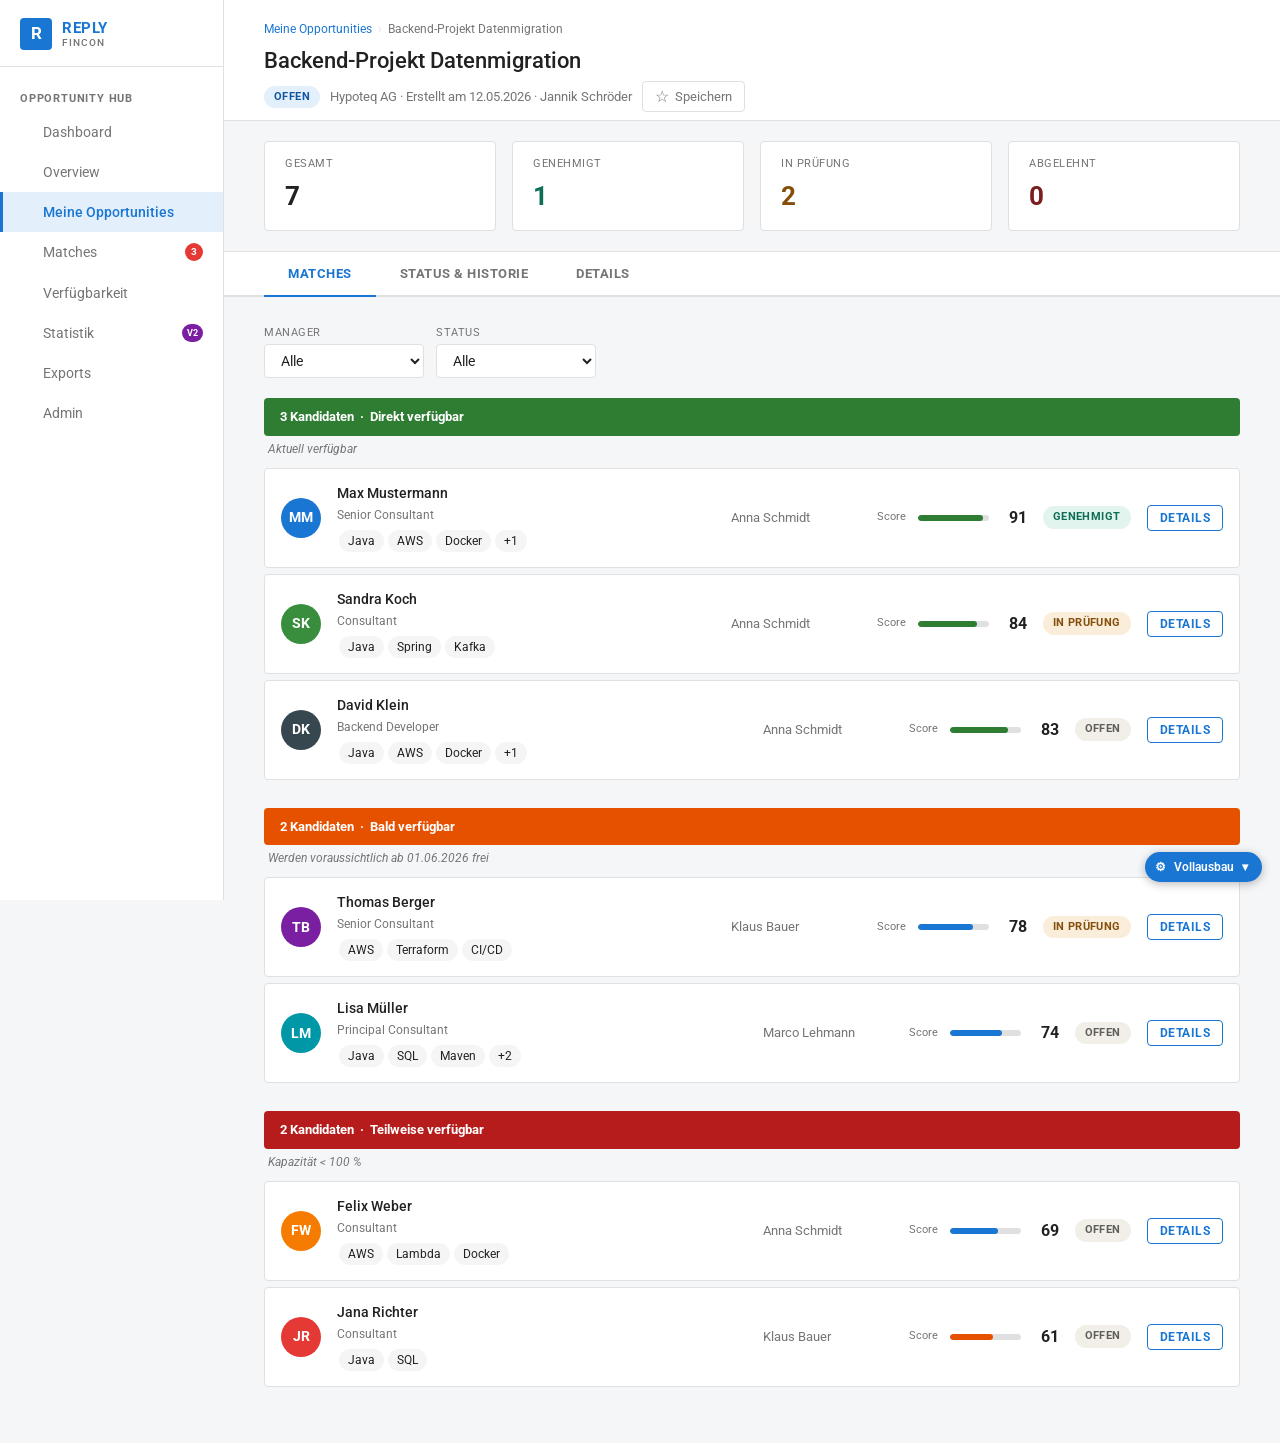
<file: mockup/frontend-prototype/detail.html>
﻿<!DOCTYPE html>
<html lang="de">
<head>
  <meta charset="UTF-8" />
  <meta name="viewport" content="width=device-width, initial-scale=1.0" />
  <title>Opportunity Detail — Opportunity Hub</title>
  <link rel="stylesheet" href="styles.css" />
</head>
<body>
<div class="app-shell">

  <!-- ── Sidebar ──────────────────────────────────────────────── -->
  <aside class="sidebar"></aside>

  <!-- ── Main ─────────────────────────────────────────────────── -->
  <main class="main-content">

    <!-- Breadcrumb + Detail Header -->
    <div class="detail-header">
      <div class="breadcrumb-nav" id="breadcrumb">
        <a href="my-opportunities.html">Meine Opportunities</a>
        <span class="sep">›</span>
        <span id="breadcrumb-title">Opportunity</span>
      </div>
      <h1 id="detail-title" style="margin-bottom:4px">—</h1>
      <div style="display:flex;align-items:center;gap:10px;margin-bottom:8px;flex-wrap:wrap">
        <span id="detail-status-pill"></span>
        <span id="detail-meta-line" style="font-size:13px;color:var(--c-text-muted)"></span>
        <button class="bookmark-btn-detail" id="detail-bookmark-btn" onclick="toggleDetailBookmark()">
          <span class="bm-star">☆</span> Speichern
        </button>
      </div>
    </div>

    <!-- Stat Cards -->
    <div class="stat-cards">
      <div class="stat-card">
        <div class="stat-label">Gesamt</div>
        <div class="stat-value" id="stat-total">—</div>
      </div>
      <div class="stat-card">
        <div class="stat-label">Genehmigt</div>
        <div class="stat-value" style="color: var(--pill-approved-text)" id="stat-approved">—</div>
      </div>
      <div class="stat-card">
        <div class="stat-label">In Prüfung</div>
        <div class="stat-value" style="color: var(--pill-review-text)" id="stat-review">—</div>
      </div>
      <div class="stat-card">
        <div class="stat-label">Abgelehnt</div>
        <div class="stat-value" style="color: var(--pill-rejected-text)" id="stat-rejected">—</div>
      </div>
    </div>

    <!-- Tabs -->
    <div class="tabs">
      <button class="tab-btn active" data-tab="matches">Matches</button>
      <button class="tab-btn" data-tab="history">Status &amp; Historie</button>
      <button class="tab-btn" data-tab="details">Details</button>
    </div>

    <div class="page-content">

      <!-- ── Tab: Matches ─────────────────────────────────────── -->
      <div id="tab-matches" class="tab-panel active">

        <div class="match-filter-bar">
          <div class="filter-group">
            <label for="filter-manager">Manager</label>
            <select id="filter-manager" class="input-outlined">
              <option value="">Alle</option>
              <option>Anna Schmidt</option>
              <option>Klaus Bauer</option>
              <option>Marco Lehmann</option>
            </select>
          </div>
          <div class="filter-group">
            <label for="filter-status-m">Status</label>
            <select id="filter-status-m" class="input-outlined">
              <option value="">Alle</option>
              <option>Offen</option>
              <option>In Prüfung</option>
              <option>Genehmigt</option>
            </select>
          </div>
        </div>

        <!-- Gruppe 1: Direkt verfügbar -->
        <div class="match-group">
          <div class="match-group-header available">3 Kandidaten &nbsp;·&nbsp; Direkt verfügbar</div>
          <div class="match-group-subtitle">Aktuell verfügbar</div>

          <div class="candidate-row">
            <div class="avatar" style="background:#1976D2">MM</div>
            <div class="candidate-info">
              <div class="candidate-name">Max Mustermann</div>
              <div class="candidate-role">Senior Consultant</div>
              <div><span class="chip">Java</span><span class="chip">AWS</span><span class="chip">Docker</span><span class="chip">+1</span></div>
            </div>
            <div class="candidate-manager">Anna Schmidt</div>
            <div class="score-col">
              <span class="score-label">Score</span>
              <div class="score-bar-track"><div class="score-bar-fill high" style="width:91%"></div></div>
              <span class="score-number">91</span>
            </div>
            <span class="pill pill-approved">Genehmigt</span>
            <button class="btn btn-outlined btn-sm">Details</button>
          </div>

          <div class="candidate-row">
            <div class="avatar" style="background:#388E3C">SK</div>
            <div class="candidate-info">
              <div class="candidate-name">Sandra Koch</div>
              <div class="candidate-role">Consultant</div>
              <div><span class="chip">Java</span><span class="chip">Spring</span><span class="chip">Kafka</span></div>
            </div>
            <div class="candidate-manager">Anna Schmidt</div>
            <div class="score-col">
              <span class="score-label">Score</span>
              <div class="score-bar-track"><div class="score-bar-fill high" style="width:84%"></div></div>
              <span class="score-number">84</span>
            </div>
            <span class="pill pill-review">In Prüfung</span>
            <button class="btn btn-outlined btn-sm">Details</button>
          </div>

          <div class="candidate-row">
            <div class="avatar" style="background:#37474F">DK</div>
            <div class="candidate-info">
              <div class="candidate-name">David Klein</div>
              <div class="candidate-role">Backend Developer</div>
              <div><span class="chip">Java</span><span class="chip">AWS</span><span class="chip">Docker</span><span class="chip">+1</span></div>
            </div>
            <div class="candidate-manager">Anna Schmidt</div>
            <div class="score-col">
              <span class="score-label">Score</span>
              <div class="score-bar-track"><div class="score-bar-fill high" style="width:83%"></div></div>
              <span class="score-number">83</span>
            </div>
            <span class="pill pill-neutral">Offen</span>
            <button class="btn btn-outlined btn-sm">Details</button>
          </div>
        </div>

        <!-- Gruppe 2: Bald verfügbar -->
        <div class="match-group">
          <div class="match-group-header soon">2 Kandidaten &nbsp;·&nbsp; Bald verfügbar</div>
          <div class="match-group-subtitle">Werden voraussichtlich ab 01.06.2026 frei</div>

          <div class="candidate-row">
            <div class="avatar" style="background:#7B1FA2">TB</div>
            <div class="candidate-info">
              <div class="candidate-name">Thomas Berger</div>
              <div class="candidate-role">Senior Consultant</div>
              <div><span class="chip">AWS</span><span class="chip">Terraform</span><span class="chip">CI/CD</span></div>
            </div>
            <div class="candidate-manager">Klaus Bauer</div>
            <div class="score-col">
              <span class="score-label">Score</span>
              <div class="score-bar-track"><div class="score-bar-fill medium" style="width:78%"></div></div>
              <span class="score-number">78</span>
            </div>
            <span class="pill pill-review">In Prüfung</span>
            <button class="btn btn-outlined btn-sm">Details</button>
          </div>

          <div class="candidate-row">
            <div class="avatar" style="background:#0097A7">LM</div>
            <div class="candidate-info">
              <div class="candidate-name">Lisa Müller</div>
              <div class="candidate-role">Principal Consultant</div>
              <div><span class="chip">Java</span><span class="chip">SQL</span><span class="chip">Maven</span><span class="chip">+2</span></div>
            </div>
            <div class="candidate-manager">Marco Lehmann</div>
            <div class="score-col">
              <span class="score-label">Score</span>
              <div class="score-bar-track"><div class="score-bar-fill medium" style="width:74%"></div></div>
              <span class="score-number">74</span>
            </div>
            <span class="pill pill-neutral">Offen</span>
            <button class="btn btn-outlined btn-sm">Details</button>
          </div>
        </div>

        <!-- Gruppe 3: Teilweise verfügbar -->
        <div class="match-group">
          <div class="match-group-header partial">2 Kandidaten &nbsp;·&nbsp; Teilweise verfügbar</div>
          <div class="match-group-subtitle">Kapazität &lt; 100 %</div>

          <div class="candidate-row">
            <div class="avatar" style="background:#F57C00">FW</div>
            <div class="candidate-info">
              <div class="candidate-name">Felix Weber</div>
              <div class="candidate-role">Consultant</div>
              <div><span class="chip">AWS</span><span class="chip">Lambda</span><span class="chip">Docker</span></div>
            </div>
            <div class="candidate-manager">Anna Schmidt</div>
            <div class="score-col">
              <span class="score-label">Score</span>
              <div class="score-bar-track"><div class="score-bar-fill medium" style="width:69%"></div></div>
              <span class="score-number">69</span>
            </div>
            <span class="pill pill-neutral">Offen</span>
            <button class="btn btn-outlined btn-sm">Details</button>
          </div>

          <div class="candidate-row">
            <div class="avatar" style="background:#E53935">JR</div>
            <div class="candidate-info">
              <div class="candidate-name">Jana Richter</div>
              <div class="candidate-role">Consultant</div>
              <div><span class="chip">Java</span><span class="chip">SQL</span></div>
            </div>
            <div class="candidate-manager">Klaus Bauer</div>
            <div class="score-col">
              <span class="score-label">Score</span>
              <div class="score-bar-track"><div class="score-bar-fill low" style="width:61%"></div></div>
              <span class="score-number">61</span>
            </div>
            <span class="pill pill-neutral">Offen</span>
            <button class="btn btn-outlined btn-sm">Details</button>
          </div>
        </div>

      </div><!-- /tab-matches -->

      <!-- ── Tab: Historie ─────────────────────────────────────── -->
      <div id="tab-history" class="tab-panel">
        <p class="placeholder-text">Aktivitäts-Timeline — wird in Phase 1 implementiert</p>
      </div>

      <!-- ── Tab: Details (data-driven) ───────────────────────── -->
      <div id="tab-details" class="tab-panel">
        <div id="opp-detail-content"></div>
      </div>

    </div><!-- /page-content -->
  </main>

</div><!-- /app-shell -->

<script src="features.js"></script>
<script src="sidebar.js"></script>
<script src="script.js"></script>
<script src="opp-data.js"></script>
<script>
(function () {
  const params = new URLSearchParams(window.location.search);
  const id     = params.get('id') || 'oph-1247';
  const opp    = OPP_DATA[id];

  /* Stat data per opportunity */
  const STATS = {
    'oph-1247': { total: 7, approved: 1, review: 2, rejected: 0 },
    'oph-1248': { total: 5, approved: 0, review: 3, rejected: 1 },
    'oph-1249': { total: 7, approved: 2, review: 4, rejected: 1 },
  };

  if (opp) {
    document.title = `${opp.title} — Opportunity Hub`;
    document.getElementById('breadcrumb-title').textContent = opp.title;
    document.getElementById('detail-title').textContent     = opp.title;
    document.getElementById('detail-status-pill').innerHTML =
      `<span class="pill ${opp.status.cls}">${opp.status.label}</span>`;
    document.getElementById('detail-meta-line').textContent =
      `${opp.client} · Erstellt am ${opp.created} · ${opp.creator}`;

    const s = STATS[id] || { total: 0, approved: 0, review: 0, rejected: 0 };
    document.getElementById('stat-total').textContent    = s.total;
    document.getElementById('stat-approved').textContent = s.approved;
    document.getElementById('stat-review').textContent   = s.review;
    document.getElementById('stat-rejected').textContent = s.rejected;
  }

  /* Render Details tab */
  renderDetailContent(id, 'opp-detail-content');

  /* Bookmark */
  const SAVED_KEY = 'savedOpps';
  function getSaved() { try { return JSON.parse(localStorage.getItem(SAVED_KEY)) || []; } catch { return []; } }
  const bmBtn = document.getElementById('detail-bookmark-btn');
  if (bmBtn) {
    if (getSaved().includes(id)) { bmBtn.querySelector('.bm-star').textContent = '★'; bmBtn.classList.add('saved'); }
    window.toggleDetailBookmark = function () {
      const saved = getSaved();
      const idx   = saved.indexOf(id);
      if (idx >= 0) { saved.splice(idx, 1); bmBtn.querySelector('.bm-star').textContent = '☆'; bmBtn.classList.remove('saved'); }
      else          { saved.push(id);       bmBtn.querySelector('.bm-star').textContent = '★'; bmBtn.classList.add('saved'); }
      localStorage.setItem(SAVED_KEY, JSON.stringify(saved));
    };
  }

  /* Switch to Details tab if hash is #details */
  if (window.location.hash === '#details') {
    document.querySelectorAll('.tab-btn').forEach(b => b.classList.remove('active'));
    document.querySelectorAll('.tab-panel').forEach(p => p.classList.remove('active'));
    document.querySelector('[data-tab="details"]').classList.add('active');
    document.getElementById('tab-details').classList.add('active');
  }
})();
</script>
  <script src="feature-toggle.js"></script>
</body>
</html>
</file>
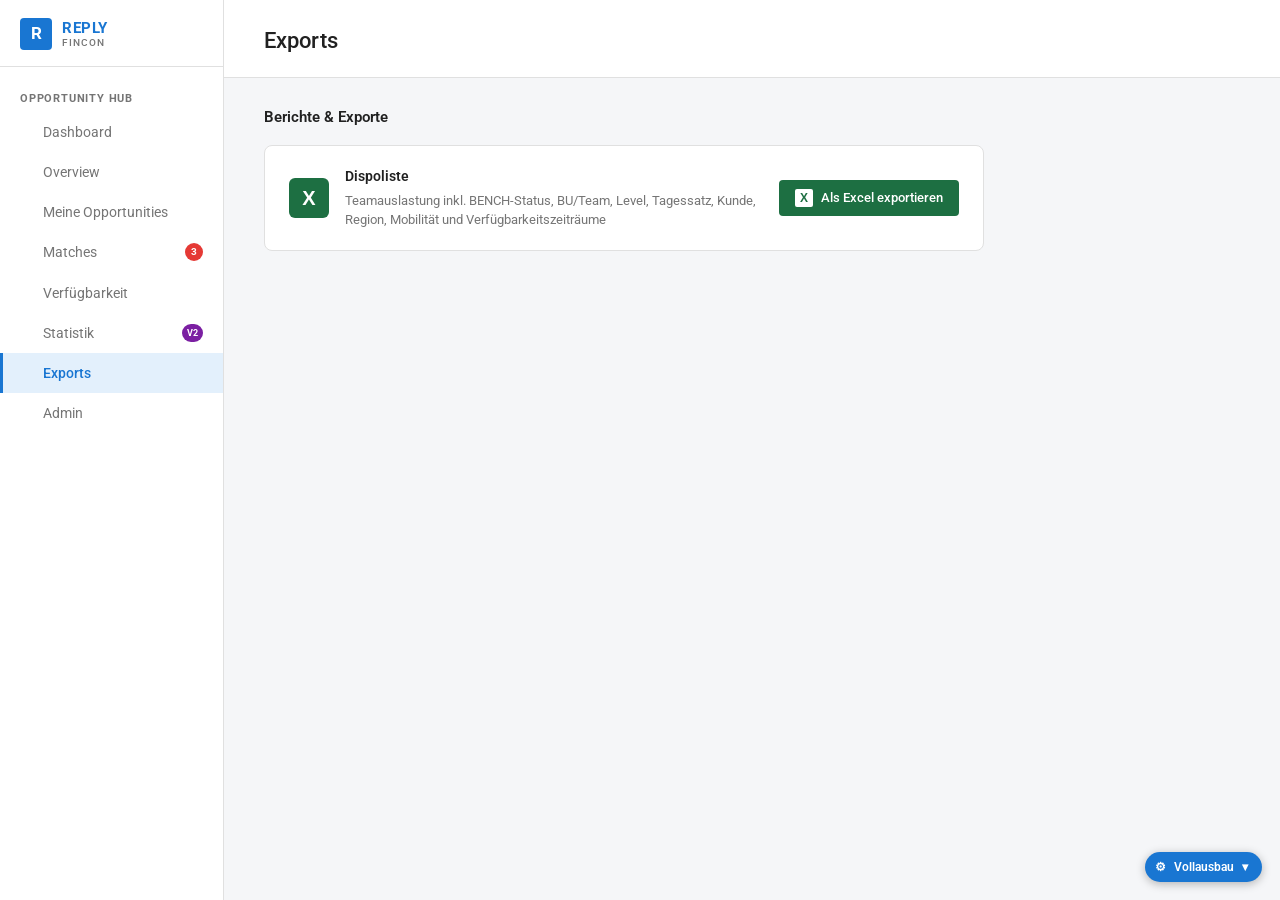
<file: mockup/frontend-prototype/exports.html>
﻿<!DOCTYPE html>
<html lang="de">
<head>
  <meta charset="UTF-8" />
  <meta name="viewport" content="width=device-width, initial-scale=1.0" />
  <title>Exports — Opportunity Hub</title>
  <link rel="stylesheet" href="styles.css" />
</head>
<body>
<div class="app-shell">
  <aside class="sidebar"></aside>
  <main class="main-content">
    <header class="page-header">
      <h1>Exports</h1>
    </header>
    <div class="page-content">
      <div class="export-section">
        <h2>Berichte &amp; Exporte</h2>

        <div class="export-card">
          <div class="excel-file-icon">X</div>
          <div class="export-card-info">
            <div class="export-card-title">Dispoliste</div>
            <div class="export-card-desc">Teamauslastung inkl. BENCH-Status, BU/Team, Level, Tagessatz, Kunde, Region, Mobilität und Verfügbarkeitszeiträume</div>
          </div>
          <button class="btn-excel" onclick="exportDispoliste()">
            <span class="btn-excel-logo">X</span>
            Als Excel exportieren
          </button>
        </div>
      </div>
    </div>
  </main>
</div>
<script src="features.js"></script>
<script src="sidebar.js"></script>
<script src="script.js"></script>
<script>
function exportDispoliste() {
  const rows = [
    ['BENCH','BU-ID','TEAM-ID','Name','Level','DayRate (min)','Teamlead','Customer','Offered to','Comments','Part-Time','Region','Mobility','Typ','Von','Bis','Projekt / Notiz'],
    ['Nein','FC-BU-01','TEAM-AS','Max Mustermann',  'Senior Consultant',   '1100','Anna Schmidt','Hypoteq AG',          'Backend-Projekt Datenmigration',                 'Verlängerung wahrscheinlich',      'Nein','München',    'Hybrid',         'Billable',                       '01.01.2026','31.07.2026','Backend-Projekt Datenmigration'],
    ['Nein','FC-BU-01','TEAM-AS','Max Mustermann',  'Senior Consultant',   '1100','Anna Schmidt','',                    'Cloud Architect AWS',                            'Reserviert für Folgeprojekt',      'Nein','München',    'Hybrid',         'Reserved for upcoming Projects', '01.08.2026','31.10.2026','Cloud Architect AWS (Pipeline)'],
    ['Ja',  'FC-BU-01','TEAM-AS','Sandra Koch',     'Consultant',          '850', 'Anna Schmidt','',                    '',                                               'Bench-Phase Q1',                   'Nein','München',    'Onsite',         'BENCH',                          '01.01.2026','28.02.2026',''],
    ['Nein','FC-BU-01','TEAM-AS','Sandra Koch',     'Consultant',          '850', 'Anna Schmidt','Hypoteq AG',          'Backend-Projekt Datenmigration',                 'Rückkehr nach Krankheit März',     'Nein','München',    'Onsite',         'Billable',                       '01.03.2026','30.09.2026','Backend-Projekt Datenmigration'],
    ['Ja',  'FC-BU-01','TEAM-AS','Felix Weber',     'Consultant',          '750', 'Anna Schmidt','',                    'Business Analysten IT-Consulting',               'Junior-Ressource verfügbar',       'Nein','München',    'Remote',         'BENCH',                          '01.01.2026','30.04.2026',''],
    ['Nein','FC-BU-01','TEAM-AS','Felix Weber',     'Consultant',          '750', 'Anna Schmidt','',                    'Business Analysten IT-Consulting',               'Interne Förderung',                'Nein','München',    'Remote',         'Junior / free of charge',        '01.05.2026','31.08.2026','Interne Initiative'],
    ['Nein','FC-BU-01','TEAM-AS','Felix Weber',     'Consultant',          '750', 'Anna Schmidt','',                    'Prozessoptimierung Produktion',                  'Reserviert',                       'Nein','München',    'Remote',         'Reserved for upcoming Projects', '01.09.2026','31.12.2026','Prozessoptimierung Produktion'],
    ['Nein','FC-BU-02','TEAM-KB','Thomas Berger',   'Senior Consultant',   '1050','Klaus Bauer', 'Sweden Life',         'Container Plattform Initiative',                 'Prolongation möglich',             'Nein','Hamburg',    'Remote',         'Billable',                       '01.01.2026','31.05.2026','BI-Beratung IVF Verbesserung'],
    ['Nein','FC-BU-02','TEAM-KB','Thomas Berger',   'Senior Consultant',   '1050','Klaus Bauer', 'Sweden Life',         'Container Plattform Initiative',                 'Option auf Verlängerung',          'Nein','Hamburg',    'Remote',         'Prolongation possible',          '01.06.2026','31.08.2026','BI-Beratung IVF Verbesserung'],
    ['Ja',  'FC-BU-02','TEAM-KB','Thomas Berger',   'Senior Consultant',   '1050','Klaus Bauer', '',                    '',                                               'Verfügbar ab September',           'Nein','Hamburg',    'Remote',         'BENCH',                          '01.09.2026','31.12.2026',''],
    ['Nein','FC-BU-02','TEAM-KB','Jana Richter',    'Consultant',          '800', 'Klaus Bauer', 'Stratify GmbH',       '',                                               '',                                 'Nein','Frankfurt',  'Hybrid',         'Billable',                       '01.02.2026','30.06.2026','Stratify GmbH Prozessopt.'],
    ['Ja',  'FC-BU-02','TEAM-KB','Jana Richter',    'Consultant',          '800', 'Klaus Bauer', '',                    '',                                               'Verfügbar ab Juli',                'Nein','Frankfurt',  'Hybrid',         'BENCH',                          '01.07.2026','31.12.2026',''],
    ['Nein','FC-BU-03','TEAM-ML','Lisa Müller',     'Principal Consultant','1400','Marco Lehmann','',                   '',                                               'Elternzeit',                       'Ja',  'Düsseldorf', 'Remote',         'Parental leave',                 '01.01.2026','30.06.2026',''],
    ['Nein','FC-BU-03','TEAM-ML','Lisa Müller',     'Principal Consultant','1400','Marco Lehmann','',                   '',                                               'Rückkehr Teilzeit ab Juli',        'Ja',  'Düsseldorf', 'Remote',         'Parttime availability',          '01.07.2026','31.12.2026','Rückkehr Teilzeit'],
    ['Ja',  'FC-BU-01','TEAM-AS','Anna Weber',      'Sr. Business Analyst','950', 'Anna Schmidt','',                    'Business Analysten IT-Consulting; Backend-Projekt','Hohe Match-Score, sofort verfügbar','Nein','Berlin',   'Deutschlandweit','BENCH',                          '01.01.2026','31.12.2026',''],
    ['Nein','FC-BU-02','TEAM-KB','Michael Fischer', 'DevOps Engineer',     '1000','Klaus Bauer', 'Interne Initiative',  '',                                               'Langzeitprojekt intern',           'Nein','Hamburg',    'Remote',         'Billable',                       '01.01.2026','31.12.2026','Container Plattform Init.'],
    ['Nein','FC-BU-03','TEAM-ML','Sophie Braun',    'Scrum Master',        '900', 'Marco Lehmann','',                   'Business Analysten IT-Consulting',               'Reserviert ab Juli',               'Nein','Köln',       'Hybrid',         'Reserved for upcoming Projects', '01.01.2026','31.12.2026','Pipeline-Projekt ab 01.07.'],
    ['Ja',  'FC-BU-01','TEAM-AS','David Klein',     'Backend Developer',   '850', 'Anna Schmidt','',                    'Backend-Projekt Datenmigration',                 'Sofort verfügbar, starke Java-Kenntnisse','Nein','München','Hybrid',      'BENCH',                          '01.01.2026','31.12.2026',''],
  ];

  const csv = rows.map(r => r.map(c => `"${c.replace(/"/g, '""')}"`).join(';')).join('\r\n');
  const BOM  = '﻿';
  const blob = new Blob([BOM + csv], { type: 'text/csv;charset=utf-8;' });
  const url  = URL.createObjectURL(blob);
  const a    = document.createElement('a');
  a.href     = url;
  a.download = 'Dispoliste_2026.csv';
  document.body.appendChild(a);
  a.click();
  document.body.removeChild(a);
  URL.revokeObjectURL(url);
  showSnackbar('Dispoliste wird heruntergeladen…');
}
</script>
  <script src="feature-toggle.js"></script>
</body>
</html>
</file>
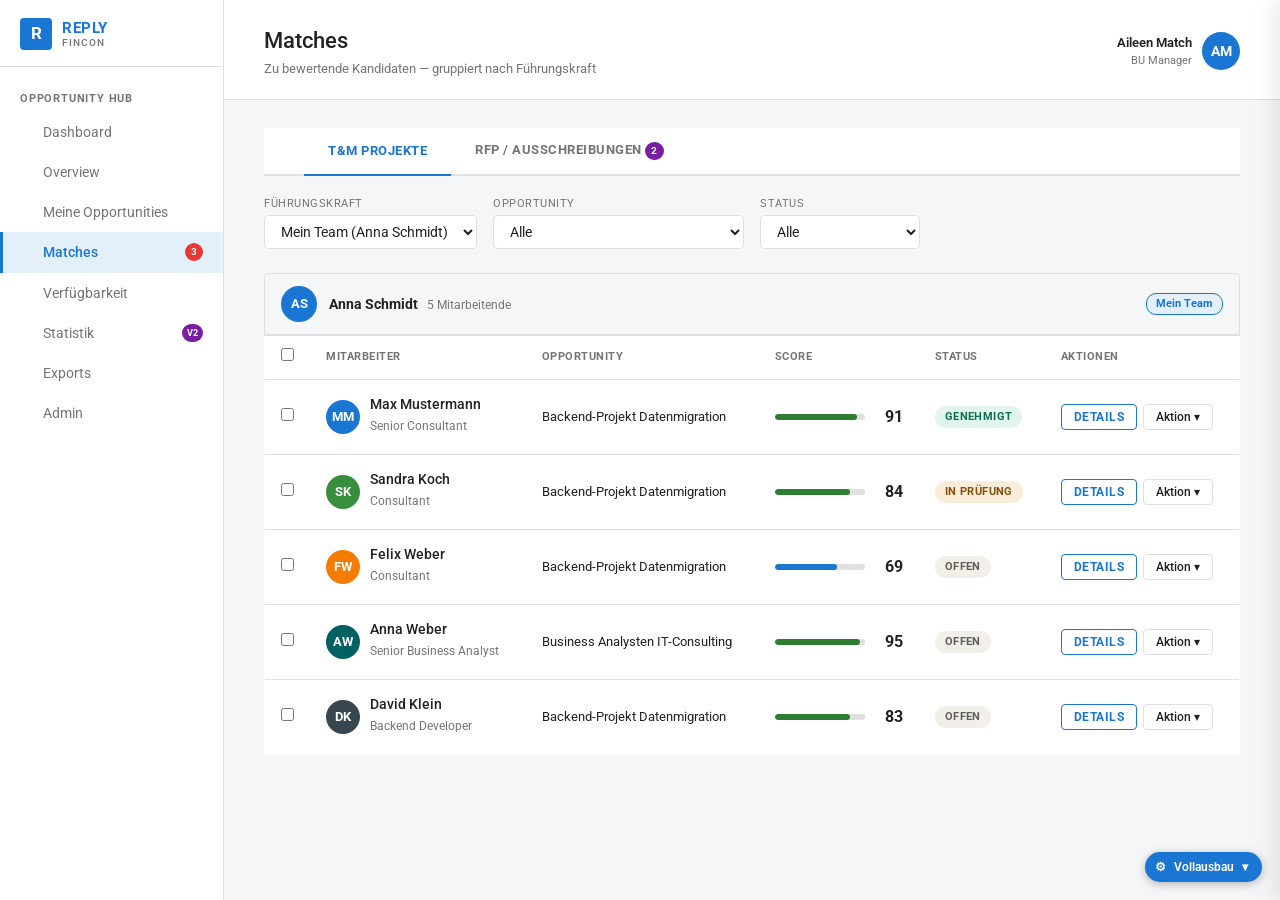
<file: mockup/frontend-prototype/matches.html>
﻿<!DOCTYPE html>
<html lang="de">
<head>
  <meta charset="UTF-8" />
  <meta name="viewport" content="width=device-width, initial-scale=1.0" />
  <title>Matches — Opportunity Hub</title>
  <link rel="stylesheet" href="styles.css" />
</head>
<body>
<div class="app-shell">

  <!-- ── Sidebar ──────────────────────────────────────────────── -->
  <aside class="sidebar"></aside>

  <!-- ── Main ─────────────────────────────────────────────────── -->
  <main class="main-content">

    <header class="page-header">
      <div>
        <h1>Matches</h1>
        <div style="font-size:13px;color:var(--c-text-muted);margin-top:2px">
          Zu bewertende Kandidaten — gruppiert nach Führungskraft
        </div>
      </div>
      <div style="display:flex;align-items:center;gap:10px">
        <div style="text-align:right">
          <div style="font-size:13px;font-weight:600;color:var(--c-text-primary)">Aileen Match</div>
          <div style="font-size:11px;color:var(--c-text-muted)">BU Manager</div>
        </div>
        <div class="avatar" style="background:#1976D2;width:38px;height:38px;font-size:14px;flex-shrink:0">AM</div>
      </div>
    </header>

    <div class="page-content">

      <!-- Top-level tabs: TM vs RfP -->
      <div class="tabs" style="margin-bottom:20px">
        <button class="tab-btn active" data-tab="matches-tm">T&amp;M Projekte</button>
        <button class="tab-btn" data-tab="matches-rfp">RfP / Ausschreibungen <span class="nav-badge" style="background:#7B1FA2;color:#fff">2</span></button>
      </div>

      <!-- ══ TM Tab ══════════════════════════════════════════════ -->
      <div class="tab-panel active" id="tab-matches-tm">

      <!-- Filter Bar -->
      <div class="filter-bar" style="margin-bottom:24px">
        <div class="filter-group">
          <label for="f-manager">Führungskraft</label>
          <select id="f-manager" class="input-outlined">
            <option value="">Alle</option>
            <option value="anna-schmidt" selected>Mein Team (Anna Schmidt)</option>
            <option value="klaus-bauer">Klaus Bauer</option>
            <option value="marco-lehmann">Marco Lehmann</option>
          </select>
        </div>
        <div class="filter-group">
          <label for="f-opp">Opportunity</label>
          <select id="f-opp" class="input-outlined">
            <option value="">Alle</option>
            <option value="oph-1247">Backend-Projekt Datenmigration</option>
            <option value="oph-1248">Container Plattform Initiative</option>
            <option value="oph-1249">Business Analysten IT-Consulting</option>
          </select>
        </div>
        <div class="filter-group">
          <label for="f-status">Status</label>
          <select id="f-status" class="input-outlined">
            <option value="">Alle</option>
            <option value="open">Offen</option>
            <option value="review">In Prüfung</option>
            <option value="approved">Genehmigt</option>
            <option value="rejected">Abgelehnt</option>
          </select>
        </div>
      </div>

      <!-- ── Gruppe: Anna Schmidt (Mein Team) ─────────────────── -->
      <div class="manager-group" data-manager-key="anna-schmidt">
        <div class="manager-group-header">
          <div class="manager-avatar" style="background:#1976D2">AS</div>
          <div>
            <span class="manager-name">Anna Schmidt</span>
            <span class="manager-count">5 Mitarbeitende</span>
          </div>
          <span class="manager-mine-badge">Mein Team</span>
        </div>
        <table class="data-table">
          <thead>
            <tr>
              <th style="width:36px"><input type="checkbox" aria-label="Alle auswählen" /></th>
              <th>Mitarbeiter</th>
              <th>Opportunity</th>
              <th>Score</th>
              <th>Status</th>
              <th>Aktionen</th>
            </tr>
          </thead>
          <tbody>
            <tr data-opportunity="oph-1247" data-status="approved" data-candidate="MM" data-score="91">
              <td><input type="checkbox" /></td>
              <td>
                <div style="display:flex;align-items:center;gap:10px">
                  <div class="avatar" style="background:#1976D2;width:34px;height:34px;font-size:13px">MM</div>
                  <div>
                    <div class="candidate-name">Max Mustermann</div>
                    <div class="candidate-role">Senior Consultant</div>
                  </div>
                </div>
              </td>
              <td style="font-size:13px">Backend-Projekt Datenmigration</td>
              <td>
                <div class="score-col" style="min-width:120px">
                  <div class="score-bar-track"><div class="score-bar-fill high" style="width:91%"></div></div>
                  <span class="score-number">91</span>
                </div>
              </td>
              <td><span class="pill pill-approved">Genehmigt</span></td>
              <td>
                <div style="display:flex;gap:6px;align-items:center">
                  <button class="btn btn-outlined btn-sm details-btn">Details</button>
                  <div class="action-dropdown">
                    <button class="action-dropdown-btn" type="button">Aktion ▾</button>
                    <div class="action-dropdown-menu">
                      <div class="action-dropdown-item approve-item">✓ Genehmigen</div>
                      <div class="action-dropdown-item review-item">◷ In Prüfung</div>
                      <div class="action-dropdown-item reject-item">✗ Ablehnen</div>
                    </div>
                  </div>
                </div>
              </td>
            </tr>
            <tr data-opportunity="oph-1247" data-status="review" data-candidate="SK" data-score="84">
              <td><input type="checkbox" /></td>
              <td>
                <div style="display:flex;align-items:center;gap:10px">
                  <div class="avatar" style="background:#388E3C;width:34px;height:34px;font-size:13px">SK</div>
                  <div>
                    <div class="candidate-name">Sandra Koch</div>
                    <div class="candidate-role">Consultant</div>
                  </div>
                </div>
              </td>
              <td style="font-size:13px">Backend-Projekt Datenmigration</td>
              <td>
                <div class="score-col" style="min-width:120px">
                  <div class="score-bar-track"><div class="score-bar-fill high" style="width:84%"></div></div>
                  <span class="score-number">84</span>
                </div>
              </td>
              <td><span class="pill pill-review">In Prüfung</span></td>
              <td>
                <div style="display:flex;gap:6px;align-items:center">
                  <button class="btn btn-outlined btn-sm details-btn">Details</button>
                  <div class="action-dropdown">
                    <button class="action-dropdown-btn" type="button">Aktion ▾</button>
                    <div class="action-dropdown-menu">
                      <div class="action-dropdown-item approve-item">✓ Genehmigen</div>
                      <div class="action-dropdown-item review-item">◷ In Prüfung</div>
                      <div class="action-dropdown-item reject-item">✗ Ablehnen</div>
                    </div>
                  </div>
                </div>
              </td>
            </tr>
            <tr data-opportunity="oph-1247" data-status="open" data-candidate="FW" data-score="69">
              <td><input type="checkbox" /></td>
              <td>
                <div style="display:flex;align-items:center;gap:10px">
                  <div class="avatar" style="background:#F57C00;width:34px;height:34px;font-size:13px">FW</div>
                  <div>
                    <div class="candidate-name">Felix Weber</div>
                    <div class="candidate-role">Consultant</div>
                  </div>
                </div>
              </td>
              <td style="font-size:13px">Backend-Projekt Datenmigration</td>
              <td>
                <div class="score-col" style="min-width:120px">
                  <div class="score-bar-track"><div class="score-bar-fill medium" style="width:69%"></div></div>
                  <span class="score-number">69</span>
                </div>
              </td>
              <td><span class="pill pill-neutral">Offen</span></td>
              <td>
                <div style="display:flex;gap:6px;align-items:center">
                  <button class="btn btn-outlined btn-sm details-btn">Details</button>
                  <div class="action-dropdown">
                    <button class="action-dropdown-btn" type="button">Aktion ▾</button>
                    <div class="action-dropdown-menu">
                      <div class="action-dropdown-item approve-item">✓ Genehmigen</div>
                      <div class="action-dropdown-item review-item">◷ In Prüfung</div>
                      <div class="action-dropdown-item reject-item">✗ Ablehnen</div>
                    </div>
                  </div>
                </div>
              </td>
            </tr>
            <tr data-opportunity="oph-1249" data-status="open" data-candidate="AW" data-score="95">
              <td><input type="checkbox" /></td>
              <td>
                <div style="display:flex;align-items:center;gap:10px">
                  <div class="avatar" style="background:#006064;width:34px;height:34px;font-size:13px">AW</div>
                  <div>
                    <div class="candidate-name">Anna Weber</div>
                    <div class="candidate-role">Senior Business Analyst</div>
                  </div>
                </div>
              </td>
              <td style="font-size:13px">Business Analysten IT-Consulting</td>
              <td>
                <div class="score-col" style="min-width:120px">
                  <div class="score-bar-track"><div class="score-bar-fill high" style="width:95%"></div></div>
                  <span class="score-number">95</span>
                </div>
              </td>
              <td><span class="pill pill-neutral">Offen</span></td>
              <td>
                <div style="display:flex;gap:6px;align-items:center">
                  <button class="btn btn-outlined btn-sm details-btn">Details</button>
                  <div class="action-dropdown">
                    <button class="action-dropdown-btn" type="button">Aktion ▾</button>
                    <div class="action-dropdown-menu">
                      <div class="action-dropdown-item approve-item">✓ Genehmigen</div>
                      <div class="action-dropdown-item review-item">◷ In Prüfung</div>
                      <div class="action-dropdown-item reject-item">✗ Ablehnen</div>
                    </div>
                  </div>
                </div>
              </td>
            </tr>
            <tr data-opportunity="oph-1247" data-status="open" data-candidate="DK" data-score="83">
              <td><input type="checkbox" /></td>
              <td>
                <div style="display:flex;align-items:center;gap:10px">
                  <div class="avatar" style="background:#37474F;width:34px;height:34px;font-size:13px">DK</div>
                  <div>
                    <div class="candidate-name">David Klein</div>
                    <div class="candidate-role">Backend Developer</div>
                  </div>
                </div>
              </td>
              <td style="font-size:13px">Backend-Projekt Datenmigration</td>
              <td>
                <div class="score-col" style="min-width:120px">
                  <div class="score-bar-track"><div class="score-bar-fill high" style="width:83%"></div></div>
                  <span class="score-number">83</span>
                </div>
              </td>
              <td><span class="pill pill-neutral">Offen</span></td>
              <td>
                <div style="display:flex;gap:6px;align-items:center">
                  <button class="btn btn-outlined btn-sm details-btn">Details</button>
                  <div class="action-dropdown">
                    <button class="action-dropdown-btn" type="button">Aktion ▾</button>
                    <div class="action-dropdown-menu">
                      <div class="action-dropdown-item approve-item">✓ Genehmigen</div>
                      <div class="action-dropdown-item review-item">◷ In Prüfung</div>
                      <div class="action-dropdown-item reject-item">✗ Ablehnen</div>
                    </div>
                  </div>
                </div>
              </td>
            </tr>
            <tr class="empty-state-row" style="display:none">
              <td colspan="6">
                <div class="empty-state">
                  <div class="empty-state-icon">○</div>
                  <div class="empty-state-title">Keine Matches gefunden</div>
                  <div class="empty-state-sub">Versuche andere Filtereinstellungen.</div>
                </div>
              </td>
            </tr>
          </tbody>
        </table>
      </div>

      <!-- ── Gruppe: Klaus Bauer ───────────────────────────────── -->
      <div class="manager-group" data-manager-key="klaus-bauer" data-locked="true">
        <div class="manager-group-header">
          <div class="manager-avatar" style="background:#795548">KB</div>
          <div>
            <span class="manager-name">Klaus Bauer</span>
            <span class="manager-count">3 Mitarbeitende</span>
          </div>
        </div>
        <table class="data-table">
          <thead>
            <tr>
              <th style="width:36px"><input type="checkbox" aria-label="Alle auswählen" /></th>
              <th>Mitarbeiter</th>
              <th>Opportunity</th>
              <th>Score</th>
              <th>Status</th>
              <th>Aktionen</th>
            </tr>
          </thead>
          <tbody>
            <tr data-opportunity="oph-1247" data-status="review" data-candidate="TB" data-score="78">
              <td><input type="checkbox" /></td>
              <td>
                <div style="display:flex;align-items:center;gap:10px">
                  <div class="avatar" style="background:#7B1FA2;width:34px;height:34px;font-size:13px">TB</div>
                  <div>
                    <div class="candidate-name">Thomas Berger</div>
                    <div class="candidate-role">Senior Consultant</div>
                  </div>
                </div>
              </td>
              <td style="font-size:13px">Backend-Projekt Datenmigration</td>
              <td>
                <div class="score-col" style="min-width:120px">
                  <div class="score-bar-track"><div class="score-bar-fill medium" style="width:78%"></div></div>
                  <span class="score-number">78</span>
                </div>
              </td>
              <td><span class="pill pill-review">In Prüfung</span></td>
              <td>
                <div style="display:flex;gap:6px;align-items:center">
                  <button class="btn btn-outlined btn-sm details-btn">Details</button>
                  <div class="action-dropdown">
                    <button class="action-dropdown-btn" type="button">Aktion ▾</button>
                    <div class="action-dropdown-menu">
                      <div class="action-dropdown-item approve-item">✓ Genehmigen</div>
                      <div class="action-dropdown-item review-item">◷ In Prüfung</div>
                      <div class="action-dropdown-item reject-item">✗ Ablehnen</div>
                    </div>
                  </div>
                </div>
              </td>
            </tr>
            <tr data-opportunity="oph-1247" data-status="open" data-candidate="JR" data-score="61">
              <td><input type="checkbox" /></td>
              <td>
                <div style="display:flex;align-items:center;gap:10px">
                  <div class="avatar" style="background:#E53935;width:34px;height:34px;font-size:13px">JR</div>
                  <div>
                    <div class="candidate-name">Jana Richter</div>
                    <div class="candidate-role">Consultant</div>
                  </div>
                </div>
              </td>
              <td style="font-size:13px">Backend-Projekt Datenmigration</td>
              <td>
                <div class="score-col" style="min-width:120px">
                  <div class="score-bar-track"><div class="score-bar-fill low" style="width:61%"></div></div>
                  <span class="score-number">61</span>
                </div>
              </td>
              <td><span class="pill pill-neutral">Offen</span></td>
              <td>
                <div style="display:flex;gap:6px;align-items:center">
                  <button class="btn btn-outlined btn-sm details-btn">Details</button>
                  <div class="action-dropdown">
                    <button class="action-dropdown-btn" type="button">Aktion ▾</button>
                    <div class="action-dropdown-menu">
                      <div class="action-dropdown-item approve-item">✓ Genehmigen</div>
                      <div class="action-dropdown-item review-item">◷ In Prüfung</div>
                      <div class="action-dropdown-item reject-item">✗ Ablehnen</div>
                    </div>
                  </div>
                </div>
              </td>
            </tr>
            <tr data-opportunity="oph-1248" data-status="open" data-candidate="MF" data-score="88">
              <td><input type="checkbox" /></td>
              <td>
                <div style="display:flex;align-items:center;gap:10px">
                  <div class="avatar" style="background:#1B5E20;width:34px;height:34px;font-size:13px">MF</div>
                  <div>
                    <div class="candidate-name">Michael Fischer</div>
                    <div class="candidate-role">DevOps Engineer</div>
                  </div>
                </div>
              </td>
              <td style="font-size:13px">Container Plattform Initiative</td>
              <td>
                <div class="score-col" style="min-width:120px">
                  <div class="score-bar-track"><div class="score-bar-fill high" style="width:88%"></div></div>
                  <span class="score-number">88</span>
                </div>
              </td>
              <td><span class="pill pill-neutral">Offen</span></td>
              <td>
                <div style="display:flex;gap:6px;align-items:center">
                  <button class="btn btn-outlined btn-sm details-btn">Details</button>
                  <div class="action-dropdown">
                    <button class="action-dropdown-btn" type="button">Aktion ▾</button>
                    <div class="action-dropdown-menu">
                      <div class="action-dropdown-item approve-item">✓ Genehmigen</div>
                      <div class="action-dropdown-item review-item">◷ In Prüfung</div>
                      <div class="action-dropdown-item reject-item">✗ Ablehnen</div>
                    </div>
                  </div>
                </div>
              </td>
            </tr>
            <tr class="empty-state-row" style="display:none">
              <td colspan="6">
                <div class="empty-state">
                  <div class="empty-state-icon">○</div>
                  <div class="empty-state-title">Keine Matches gefunden</div>
                  <div class="empty-state-sub">Versuche andere Filtereinstellungen.</div>
                </div>
              </td>
            </tr>
          </tbody>
        </table>
      </div>

      <!-- ── Gruppe: Marco Lehmann ─────────────────────────────── -->
      <div class="manager-group" data-manager-key="marco-lehmann" data-locked="true">
        <div class="manager-group-header">
          <div class="manager-avatar" style="background:#546E7A">ML</div>
          <div>
            <span class="manager-name">Marco Lehmann</span>
            <span class="manager-count">2 Mitarbeitende</span>
          </div>
        </div>
        <table class="data-table">
          <thead>
            <tr>
              <th style="width:36px"><input type="checkbox" aria-label="Alle auswählen" /></th>
              <th>Mitarbeiter</th>
              <th>Opportunity</th>
              <th>Score</th>
              <th>Status</th>
              <th>Aktionen</th>
            </tr>
          </thead>
          <tbody>
            <tr data-opportunity="oph-1247" data-status="open" data-candidate="LM" data-score="74">
              <td><input type="checkbox" /></td>
              <td>
                <div style="display:flex;align-items:center;gap:10px">
                  <div class="avatar" style="background:#0097A7;width:34px;height:34px;font-size:13px">LM</div>
                  <div>
                    <div class="candidate-name">Lisa Müller</div>
                    <div class="candidate-role">Principal Consultant</div>
                  </div>
                </div>
              </td>
              <td style="font-size:13px">Backend-Projekt Datenmigration</td>
              <td>
                <div class="score-col" style="min-width:120px">
                  <div class="score-bar-track"><div class="score-bar-fill medium" style="width:74%"></div></div>
                  <span class="score-number">74</span>
                </div>
              </td>
              <td><span class="pill pill-neutral">Offen</span></td>
              <td>
                <div style="display:flex;gap:6px;align-items:center">
                  <button class="btn btn-outlined btn-sm details-btn">Details</button>
                  <div class="action-dropdown">
                    <button class="action-dropdown-btn" type="button">Aktion ▾</button>
                    <div class="action-dropdown-menu">
                      <div class="action-dropdown-item approve-item">✓ Genehmigen</div>
                      <div class="action-dropdown-item review-item">◷ In Prüfung</div>
                      <div class="action-dropdown-item reject-item">✗ Ablehnen</div>
                    </div>
                  </div>
                </div>
              </td>
            </tr>
            <tr data-opportunity="oph-1249" data-status="open" data-candidate="SB" data-score="71">
              <td><input type="checkbox" /></td>
              <td>
                <div style="display:flex;align-items:center;gap:10px">
                  <div class="avatar" style="background:#880E4F;width:34px;height:34px;font-size:13px">SB</div>
                  <div>
                    <div class="candidate-name">Sophie Braun</div>
                    <div class="candidate-role">Scrum Master</div>
                  </div>
                </div>
              </td>
              <td style="font-size:13px">Business Analysten IT-Consulting</td>
              <td>
                <div class="score-col" style="min-width:120px">
                  <div class="score-bar-track"><div class="score-bar-fill medium" style="width:71%"></div></div>
                  <span class="score-number">71</span>
                </div>
              </td>
              <td><span class="pill pill-neutral">Offen</span></td>
              <td>
                <div style="display:flex;gap:6px;align-items:center">
                  <button class="btn btn-outlined btn-sm details-btn">Details</button>
                  <div class="action-dropdown">
                    <button class="action-dropdown-btn" type="button">Aktion ▾</button>
                    <div class="action-dropdown-menu">
                      <div class="action-dropdown-item approve-item">✓ Genehmigen</div>
                      <div class="action-dropdown-item review-item">◷ In Prüfung</div>
                      <div class="action-dropdown-item reject-item">✗ Ablehnen</div>
                    </div>
                  </div>
                </div>
              </td>
            </tr>
            <tr class="empty-state-row" style="display:none">
              <td colspan="6">
                <div class="empty-state">
                  <div class="empty-state-icon">○</div>
                  <div class="empty-state-title">Keine Matches gefunden</div>
                  <div class="empty-state-sub">Versuche andere Filtereinstellungen.</div>
                </div>
              </td>
            </tr>
          </tbody>
        </table>
      </div>

      </div><!-- /tab-matches-tm -->

      <!-- ══ RfP Tab ═════════════════════════════════════════════ -->
      <div class="tab-panel" id="tab-matches-rfp">

        <div style="display:flex;justify-content:space-between;align-items:center;margin-bottom:16px;flex-wrap:wrap;gap:8px">
          <div style="font-size:13px;color:var(--c-text-muted)">Aktive RfP-Prozesse — klicke auf einen RfP um den Prozess zu öffnen</div>
          <a href="new-opportunity.html" class="btn btn-primary btn-sm">+ Neuer RfP</a>
        </div>

        <table class="data-table">
          <thead>
            <tr>
              <th>Titel</th>
              <th>Kunde</th>
              <th>Abgabefrist</th>
              <th>Phase</th>
              <th>Rollen</th>
              <th>Erstellt von</th>
              <th></th>
            </tr>
          </thead>
          <tbody>
            <tr style="cursor:pointer" onclick="location.href='rfp-detail.html'">
              <td>
                <div style="font-weight:500">Digital Insurance Platform</div>
                <div style="font-size:12px;color:var(--c-text-muted)">ID: RFP-0031</div>
              </td>
              <td style="font-size:13px">IPSWAYS / Insurance</td>
              <td>
                <div style="font-size:13px">15.07.2026</div>
                <span class="days-badge days-ok">55 Tage</span>
              </td>
              <td>
                <span style="display:inline-block;padding:2px 10px;border-radius:10px;font-size:12px;font-weight:600;background:#E3F0FC;color:#1256A0">Fragenphase</span>
              </td>
              <td>
                <div style="font-size:13px">4 Rollen</div>
                <div style="font-size:12px;color:#4CAF50">3 besetzt</div>
              </td>
              <td style="font-size:13px;color:var(--c-text-muted)">Anna Schmidt</td>
              <td>
                <div style="display:flex;gap:6px;justify-content:flex-end">
                  <a href="rfp-detail.html" class="btn btn-outlined btn-sm" onclick="event.stopPropagation()">Öffnen</a>
                </div>
              </td>
            </tr>
            <tr style="cursor:pointer" onclick="location.href='rfp-detail.html'">
              <td>
                <div style="font-weight:500">Cloud Transformation Initiative</div>
                <div style="font-size:12px;color:var(--c-text-muted)">ID: RFP-0029</div>
              </td>
              <td style="font-size:13px">TechCorp AG</td>
              <td>
                <div style="font-size:13px">01.08.2026</div>
                <span class="days-badge days-ok">72 Tage</span>
              </td>
              <td>
                <span style="display:inline-block;padding:2px 10px;border-radius:10px;font-size:12px;font-weight:600;background:#FFF9C4;color:#795548">Qualifizierung</span>
              </td>
              <td>
                <div style="font-size:13px">3 Rollen</div>
                <div style="font-size:12px;color:#E65100">0 besetzt</div>
              </td>
              <td style="font-size:13px;color:var(--c-text-muted)">Klaus Bauer</td>
              <td>
                <div style="display:flex;gap:6px;justify-content:flex-end">
                  <a href="rfp-detail.html" class="btn btn-outlined btn-sm" onclick="event.stopPropagation()">Öffnen</a>
                </div>
              </td>
            </tr>
          </tbody>
        </table>

        <!-- RfP Phase Legend -->
        <div style="margin-top:20px;padding:14px 16px;background:var(--c-bg);border:1px solid var(--c-border);border-radius:6px">
          <div style="font-size:12px;font-weight:600;color:var(--c-text-muted);margin-bottom:8px;text-transform:uppercase;letter-spacing:0.05em">RfP-Phasen</div>
          <div style="display:flex;gap:8px;flex-wrap:wrap">
            <span style="font-size:12px;padding:2px 9px;border-radius:10px;background:#F5F5F5;color:#616161">1 Eingang</span>
            <span style="font-size:12px;padding:2px 9px;border-radius:10px;background:#FFF9C4;color:#795548">2 Qualifizierung</span>
            <span style="font-size:12px;padding:2px 9px;border-radius:10px;background:#E3F0FC;color:#1256A0">3 Fragenphase</span>
            <span style="font-size:12px;padding:2px 9px;border-radius:10px;background:#E8F5E9;color:#2E7D32">4 Angebotserstellung</span>
            <span style="font-size:12px;padding:2px 9px;border-radius:10px;background:#F3E5F5;color:#7B1FA2">5 Pitch</span>
            <span style="font-size:12px;padding:2px 9px;border-radius:10px;background:#FBE9E7;color:#BF360C">6 Entscheidung</span>
            <span style="font-size:12px;padding:2px 9px;border-radius:10px;background:#ECEFF1;color:#455A64">7 Learnings</span>
          </div>
        </div>

      </div><!-- /tab-matches-rfp -->

    </div><!-- /page-content -->
  </main>

</div><!-- /app-shell -->

<!-- ── Candidate Drawer ──────────────────────────────────────── -->
<div class="drawer-overlay" id="drawer-overlay"></div>
<div class="drawer" id="candidate-drawer" aria-hidden="true">

  <div class="drawer-header">
    <div class="drawer-avatar" id="d-avatar"></div>
    <div class="drawer-info">
      <div class="drawer-name" id="d-name"></div>
      <div class="drawer-role" id="d-role"></div>
      <div class="drawer-manager-line">
        <span class="manager-initial-sm" id="d-manager-initial"></span>
        <span id="d-manager-name"></span>
      </div>
    </div>
    <div class="drawer-score-badge">
      <span class="score-val" id="d-score"></span>
      <span class="score-lbl">Score</span>
    </div>
    <button class="drawer-close" id="drawer-close" aria-label="Schließen">×</button>
  </div>

  <div class="drawer-body">

    <!-- Skill-Abgleich -->
    <div class="drawer-section">
      <div class="drawer-section-title">Skill-Abgleich</div>
      <div class="skill-summary" id="d-skill-summary"></div>

      <div class="skill-group">
        <div class="skill-group-label">✓ &nbsp;Gefordert &amp; vorhanden</div>
        <div id="d-skills-matched"></div>
      </div>
      <div class="skill-group">
        <div class="skill-group-label">✗ &nbsp;Fehlende Skills</div>
        <div id="d-skills-missing"></div>
      </div>
      <div class="skill-group" style="margin-bottom:0">
        <div class="skill-group-label">+ &nbsp;Weitere Skills des Mitarbeitenden</div>
        <div id="d-skills-extra"></div>
      </div>
    </div>

    <!-- Bewertung -->
    <div class="drawer-section">
      <div class="drawer-section-title" id="d-bewertung-title">Bewertung als Führungskraft</div>

      <!-- Shown only for approved candidates -->
      <div id="d-approved-view" style="display:none">
        <div style="display:flex;align-items:center;gap:8px;margin-bottom:12px;padding:10px 12px;background:#E8F5E9;border:1px solid #C8E6C9;border-radius:6px">
          <span style="color:#2E7D32;font-size:20px;line-height:1">✓</span>
          <div>
            <div style="font-size:13px;font-weight:600;color:#1B5E20">Genehmigt</div>
            <div style="font-size:12px;color:#388E3C">Entscheidung der Führungskraft</div>
          </div>
        </div>
        <div style="font-size:11px;font-weight:700;text-transform:uppercase;letter-spacing:.05em;color:var(--c-text-muted);margin-bottom:6px">Antwort der Führungskraft</div>
        <div id="d-approved-note" style="font-size:13px;color:var(--c-text-primary);padding:10px 12px;background:var(--c-bg);border:1px solid var(--c-border);border-radius:6px;margin-bottom:14px;line-height:1.5"></div>
      </div>

      <!-- Shown for non-approved candidates -->
      <div class="status-radio-group" id="d-status-radios">
        <label class="status-radio-label">
          <input type="radio" name="drawer-status" value="open" /> Offen
        </label>
        <label class="status-radio-label">
          <input type="radio" name="drawer-status" value="review" /> In Prüfung
        </label>
        <label class="status-radio-label">
          <input type="radio" name="drawer-status" value="approved" /> Genehmigen
        </label>
        <label class="status-radio-label">
          <input type="radio" name="drawer-status" value="rejected" /> Ablehnen
        </label>
      </div>

      <div class="form-grid" style="margin-top:12px">
        <div class="form-field">
          <label for="d-comment" id="d-comment-label">Kommentar (optional)</label>
          <textarea id="d-comment" class="input-outlined" rows="3"
            placeholder="Begründung oder Hinweis für den Ersteller…"></textarea>
        </div>
        <div class="form-field" id="d-tagessatz-field">
          <label for="d-tagessatz">Mindest Tagessatz (€)</label>
          <input type="number" id="d-tagessatz" class="input-outlined"
            placeholder="z. B. 1100" min="0" step="50" />
        </div>
      </div>
    </div>

    <!-- Kundenpräsentation -->
    <div class="drawer-section">
      <div class="drawer-section-title">Für Kundenpräsentation</div>
      <p style="font-size:13px;color:var(--c-text-muted);margin-bottom:12px">
        Gespeicherte Decidalo-Profile zur Auswahl als Kundenvorlage für Sales:
      </p>
      <div id="d-exports"></div>
      <p class="no-exports" id="d-no-exports" style="display:none">
        Keine gespeicherten Exporte für diesen Mitarbeitenden vorhanden.
      </p>
    </div>

  </div><!-- /drawer-body -->

  <div class="drawer-actions">
    <button class="btn btn-primary" id="d-save-btn">Bewertung speichern</button>
    <button class="btn btn-text" id="drawer-close-btn">Abbrechen</button>
  </div>

</div><!-- /drawer -->

<script src="features.js"></script>
<script src="sidebar.js"></script>
<script src="script.js"></script>
<script>
/* ── Candidate & Opportunity Skill Data ───────────────────────── */
var CANDIDATE_DATA = {
  'MM': { name: 'Max Mustermann',  role: 'Senior Consultant',    color: '#1976D2', manager: 'Anna Schmidt',  mi: 'AS', skills: ['Java','AWS','Docker','Spring','CI/CD','Maven'] },
  'SK': { name: 'Sandra Koch',     role: 'Consultant',           color: '#388E3C', manager: 'Anna Schmidt',  mi: 'AS', skills: ['Java','Spring','Kafka','Maven','REST'] },
  'FW': { name: 'Felix Weber',     role: 'Consultant',           color: '#F57C00', manager: 'Anna Schmidt',  mi: 'AS', skills: ['AWS','Lambda','Docker','Node.js','S3'] },
  'AW': { name: 'Anna Weber',      role: 'Senior Business Analyst', color: '#006064', manager: 'Anna Schmidt', mi: 'AS', skills: ['Business Analysis','Scrum','Jira','Confluence','Visio','PowerPoint','SQL'] },
  'DK': { name: 'David Klein',     role: 'Backend Developer',    color: '#37474F', manager: 'Anna Schmidt',  mi: 'AS', skills: ['Java','AWS','Docker','Spring','SQL','Hibernate'] },
  'TB': { name: 'Thomas Berger',   role: 'Senior Consultant',    color: '#7B1FA2', manager: 'Klaus Bauer',   mi: 'KB', skills: ['AWS','Terraform','CI/CD','Linux','Ansible','CloudFormation'] },
  'JR': { name: 'Jana Richter',    role: 'Consultant',           color: '#E53935', manager: 'Klaus Bauer',   mi: 'KB', skills: ['Java','SQL','Spring','REST','JUnit'] },
  'MF': { name: 'Michael Fischer', role: 'DevOps Engineer',      color: '#1B5E20', manager: 'Klaus Bauer',   mi: 'KB', skills: ['Docker','Kubernetes','GitOps','CI/CD','Helm','Prometheus'] },
  'LM': { name: 'Lisa Müller',     role: 'Principal Consultant', color: '#0097A7', manager: 'Marco Lehmann', mi: 'ML', skills: ['Java','SQL','Maven','Scrum','BPMN','Confluence','UML'] },
  'SB': { name: 'Sophie Braun',    role: 'Scrum Master',         color: '#880E4F', manager: 'Marco Lehmann', mi: 'ML', skills: ['Scrum','Jira','Confluence','Agile','Kanban','Miro','SAFe'] },
};

var OPP_SKILLS = {
  'oph-1247': ['Java','AWS','Docker','PostgreSQL','Terraform'],
  'oph-1248': ['Docker','Kubernetes','GitOps','Argo CD','WebSphere'],
  'oph-1249': ['Business Analysis','Scrum','Kanban','Jira','Confluence'],
};

var OPP_NAMES = {
  'oph-1247': 'Backend-Projekt Datenmigration',
  'oph-1248': 'Container Plattform Initiative',
  'oph-1249': 'Business Analysten IT-Consulting',
};

/* ── Drawer helpers ───────────────────────────────────────────── */
function chip(text, style) {
  return '<span class="chip"' + (style ? ' style="' + style + '"' : '') + '>' + text + '</span>';
}

function openDrawer(candidateKey, oppId, score, status) {
  var c = CANDIDATE_DATA[candidateKey];
  var reqSkills = OPP_SKILLS[oppId] || [];
  if (!c) return;

  var matched = reqSkills.filter(function(s){ return c.skills.indexOf(s) >= 0; });
  var missing = reqSkills.filter(function(s){ return c.skills.indexOf(s) < 0; });
  var extra   = c.skills.filter(function(s){ return reqSkills.indexOf(s) < 0; });

  var av = document.getElementById('d-avatar');
  av.textContent = candidateKey;
  av.style.background = c.color;

  document.getElementById('d-name').textContent = c.name;
  document.getElementById('d-role').textContent = c.role + ' · ' + (OPP_NAMES[oppId] || oppId);
  document.getElementById('d-manager-initial').textContent = c.mi;
  document.getElementById('d-manager-name').textContent    = c.manager;
  document.getElementById('d-score').textContent = score;

  var pct = Math.round((matched.length / reqSkills.length) * 100);
  document.getElementById('d-skill-summary').innerHTML =
    '<strong>' + matched.length + '</strong> von <strong>' + reqSkills.length +
    '</strong> geforderten Skills vorhanden &nbsp;<span style="color:' +
    (pct >= 80 ? '#2E7D32' : pct >= 60 ? '#E65100' : '#C62828') + ';font-weight:700">' + pct + '%</span>';

  document.getElementById('d-skills-matched').innerHTML =
    matched.length ? matched.map(function(s){ return chip(s, 'background:#E8F5E9;color:#1B5E20;border:1px solid #C8E6C9'); }).join('')
    : '<span style="color:var(--c-text-muted);font-size:13px">—</span>';

  document.getElementById('d-skills-missing').innerHTML =
    missing.length ? missing.map(function(s){ return chip(s, 'background:#FFEBEE;color:#C62828;border:1px solid #FFCDD2'); }).join('')
    : '<span style="color:#2E7D32;font-size:13px">Alle geforderten Skills vorhanden ✓</span>';

  document.getElementById('d-skills-extra').innerHTML =
    extra.length ? extra.map(function(s){ return chip(s); }).join('')
    : '<span style="color:var(--c-text-muted);font-size:13px">—</span>';

  document.getElementById('d-exports').innerHTML = '';
  document.getElementById('d-no-exports').style.display = '';

  // Bewertung section: approved vs. editable
  var isApproved = status === 'approved';
  document.getElementById('d-approved-view').style.display  = isApproved ? '' : 'none';
  document.getElementById('d-status-radios').style.display  = isApproved ? 'none' : '';
  document.getElementById('d-tagessatz-field').style.display = isApproved ? 'none' : '';

  if (isApproved) {
    document.getElementById('d-bewertung-title').textContent   = 'Antwort der Führungskraft';
    document.getElementById('d-comment-label').textContent     = 'Weiterer Kommentar';
    document.getElementById('d-comment').placeholder           = 'Weiteren Kommentar hinzufügen…';
    document.getElementById('d-comment').value                 = '';
    document.getElementById('d-approved-note').textContent     =
      'Kandidat passt sehr gut zum Projekt. Erfahrung mit der AWS-Migration ist überzeugend. Tagessatz akzeptiert. Bitte Vertrag vorbereiten.';
    document.getElementById('d-save-btn').textContent = 'Kommentar speichern';
  } else {
    document.getElementById('d-bewertung-title').textContent   = 'Bewertung als Führungskraft';
    document.getElementById('d-comment-label').textContent     = 'Kommentar (optional)';
    document.getElementById('d-comment').placeholder           = 'Begründung oder Hinweis für den Ersteller…';
    document.getElementById('d-comment').value                 = '';
    document.getElementById('d-tagessatz').value               = '';
    document.getElementById('d-save-btn').textContent          = 'Bewertung speichern';
    var radio = document.querySelector('input[name="drawer-status"][value="' + (status || 'open') + '"]');
    if (radio) radio.checked = true;
  }

  document.getElementById('candidate-drawer').classList.add('open');
  document.getElementById('drawer-overlay').classList.add('open');
  document.getElementById('candidate-drawer').setAttribute('aria-hidden', 'false');
}

function closeDrawer() {
  document.getElementById('candidate-drawer').classList.remove('open');
  document.getElementById('drawer-overlay').classList.remove('open');
  document.getElementById('candidate-drawer').setAttribute('aria-hidden', 'true');
}

document.getElementById('drawer-close')     && document.getElementById('drawer-close').addEventListener('click',     closeDrawer);
document.getElementById('drawer-close-btn') && document.getElementById('drawer-close-btn').addEventListener('click', closeDrawer);
document.getElementById('drawer-overlay')   && document.getElementById('drawer-overlay').addEventListener('click',   closeDrawer);

document.getElementById('d-save-btn') && document.getElementById('d-save-btn').addEventListener('click', function() {
  showSnackbar('Bewertung gespeichert.');
  closeDrawer();
});

/* ── Wire Details buttons via event delegation ────────────────── */
document.addEventListener('click', function(e) {
  if (!e.target.classList.contains('details-btn')) return;
  var row = e.target.closest('tr');
  if (!row) return;
  openDrawer(row.dataset.candidate, row.dataset.opportunity, row.dataset.score, row.dataset.status);
});

/* ── Filter logic ─────────────────────────────────────────────── */
(function () {
  var fManager = document.getElementById('f-manager');
  var fOpp     = document.getElementById('f-opp');
  var fStatus  = document.getElementById('f-status');

  function applyFilters() {
    var managerVal = fManager ? fManager.value : '';
    var oppVal     = fOpp     ? fOpp.value     : '';
    var statusVal  = fStatus  ? fStatus.value  : '';

    document.querySelectorAll('.manager-group').forEach(function(group) {
      var groupKey  = group.dataset.managerKey || '';
      var managerOk = !managerVal || groupKey === managerVal;

      if (!managerOk) { group.style.display = 'none'; return; }
      group.style.display = '';

      var visible = 0;
      group.querySelectorAll('tbody tr[data-status]').forEach(function(row) {
        var rowOpp    = row.dataset.opportunity || '';
        var rowStatus = row.dataset.status      || '';
        var oppOk    = !oppVal    || rowOpp    === oppVal;
        var statusOk = !statusVal || rowStatus === statusVal;

        if (oppOk && statusOk) { row.style.display = ''; visible++; }
        else                   { row.style.display = 'none'; }
      });

      var emptyRow = group.querySelector('.empty-state-row');
      if (emptyRow) emptyRow.style.display = visible === 0 ? '' : 'none';
    });
  }

  fManager && fManager.addEventListener('change', applyFilters);
  fOpp     && fOpp.addEventListener('change',     applyFilters);
  fStatus  && fStatus.addEventListener('change',  applyFilters);

  // Pre-filter by opportunity if ?opp= URL param is set
  var params = new URLSearchParams(window.location.search);
  var oppParam = params.get('opp');
  if (oppParam && fOpp) {
    fOpp.value = oppParam;
    if (fManager) fManager.value = ''; // show all BUs for this opportunity
  }

  applyFilters();
})();

// Auto-switch to RfP tab if URL hash is #rfp
if (window.location.hash === '#rfp') {
  document.querySelector('[data-tab="matches-rfp"]') && document.querySelector('[data-tab="matches-rfp"]').click();
}
</script>
  <script src="feature-toggle.js"></script>
</body>
</html>
</file>
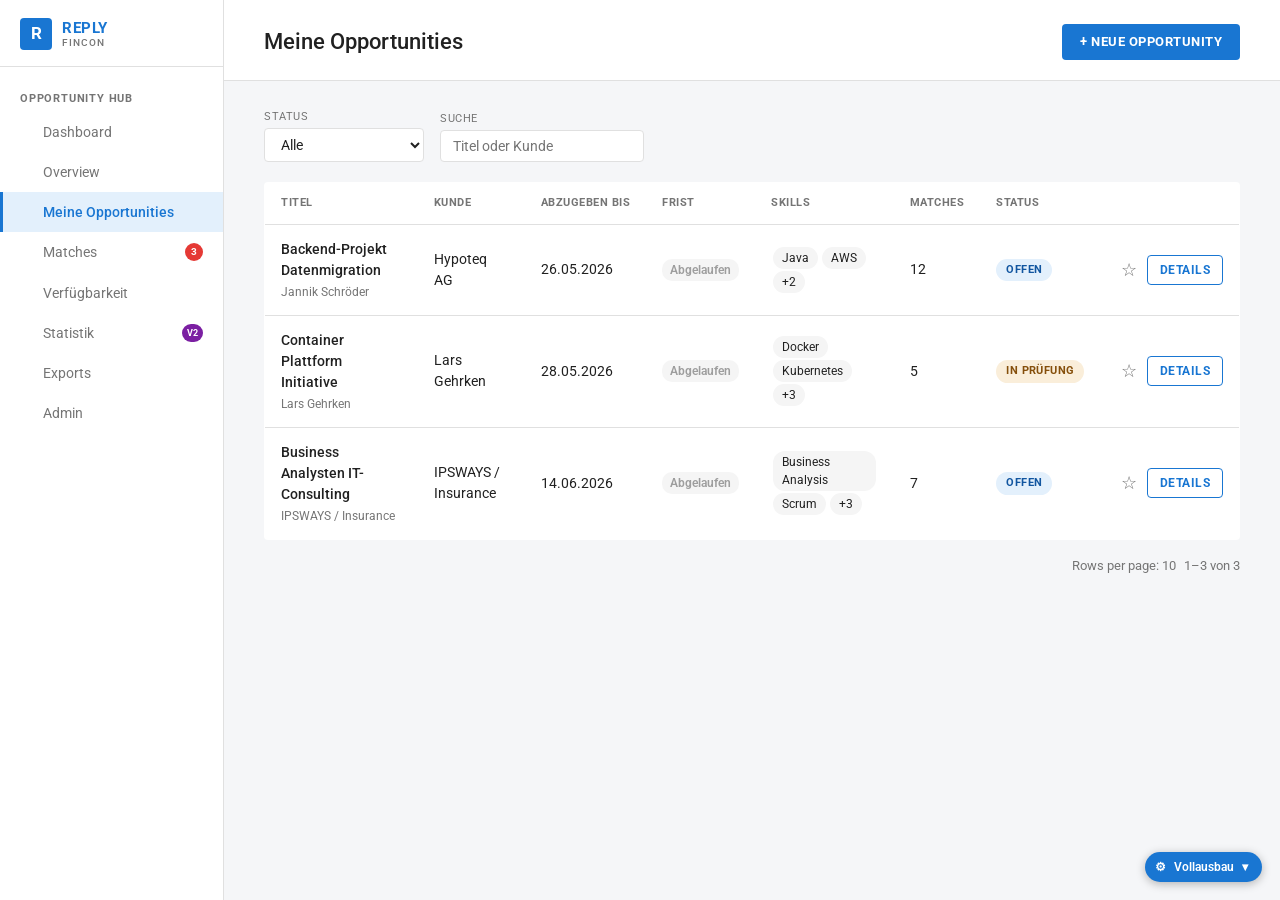
<file: mockup/frontend-prototype/my-opportunities.html>
﻿<!DOCTYPE html>
<html lang="de">
<head>
  <meta charset="UTF-8" />
  <meta name="viewport" content="width=device-width, initial-scale=1.0" />
  <title>Meine Opportunities — Opportunity Hub</title>
  <link rel="stylesheet" href="styles.css" />
</head>
<body>
<div class="app-shell">

  <!-- ── Sidebar ──────────────────────────────────────────────── -->
  <aside class="sidebar"></aside>

  <!-- ── Main ─────────────────────────────────────────────────── -->
  <main class="main-content">

    <header class="page-header">
      <h1>Meine Opportunities</h1>
      <a href="new-opportunity.html" class="btn btn-primary">+ Neue Opportunity</a>
    </header>

    <div class="page-content">

      <!-- Favorites Section (shown only when items are saved) -->
      <div id="fav-section" style="display:none;margin-bottom:28px">
        <div class="fav-section-header">&#9733; Gespeicherte Opportunities</div>
        <table class="data-table">
          <thead>
            <tr>
              <th>Titel</th>
              <th>Kunde</th>
              <th>Abzugeben bis</th>
              <th>Frist</th>
              <th>Skills</th>
              <th>Matches</th>
              <th>Status</th>
              <th></th>
            </tr>
          </thead>
          <tbody id="fav-tbody"></tbody>
        </table>
      </div>

      <!-- Filter Bar -->
      <div class="filter-bar">
        <div class="filter-group">
          <label for="filter-status">Status</label>
          <select id="filter-status" class="input-outlined">
            <option value="">Alle</option>
            <option>Offen</option>
            <option>In Prüfung</option>
            <option>Genehmigt</option>
            <option>Abgeschlossen</option>
            <option>Entwurf</option>
          </select>
        </div>
        <div class="filter-group">
          <label for="filter-search">Suche</label>
          <input id="filter-search" type="text" class="input-outlined" placeholder="Titel oder Kunde" />
        </div>
      </div>

      <!-- Main Table -->
      <table class="data-table">
        <thead>
          <tr>
            <th>Titel</th>
            <th>Kunde</th>
            <th>Abzugeben bis</th>
            <th>Frist</th>
            <th>Skills</th>
            <th>Matches</th>
            <th>Status</th>
            <th></th>
          </tr>
        </thead>
        <tbody id="opp-tbody"></tbody>
      </table>

      <!-- Pagination -->
      <div class="pagination">
        <span>Rows per page: 10</span>
        <span id="pg-info"></span>
      </div>

    </div><!-- /page-content -->
  </main>

</div><!-- /app-shell -->

<script src="features.js"></script>
<script src="sidebar.js"></script>
<script src="script.js"></script>
<script>
const OPP_LIST = [
  {
    id: 'oph-1247',
    title: 'Backend-Projekt Datenmigration',
    creator: 'Jannik Schröder',
    client: 'Hypoteq AG',
    deadline: '2026-05-26',
    deadlineDisplay: '26.05.2026',
    skills: ['Java', 'AWS', '+2'],
    matches: 12,
    status: 'Offen',
    statusCls: 'pill-open'
  },
  {
    id: 'oph-1248',
    title: 'Container Plattform Initiative',
    creator: 'Lars Gehrken',
    client: 'Lars Gehrken',
    deadline: '2026-05-28',
    deadlineDisplay: '28.05.2026',
    skills: ['Docker', 'Kubernetes', '+3'],
    matches: 5,
    status: 'In Prüfung',
    statusCls: 'pill-review'
  },
  {
    id: 'oph-1249',
    title: 'Business Analysten IT-Consulting',
    creator: 'IPSWAYS / Insurance',
    client: 'IPSWAYS / Insurance',
    deadline: '2026-06-14',
    deadlineDisplay: '14.06.2026',
    skills: ['Business Analysis', 'Scrum', '+3'],
    matches: 7,
    status: 'Offen',
    statusCls: 'pill-open'
  }
];

const SAVED_KEY = 'savedOpps';
function getSaved() { try { return JSON.parse(localStorage.getItem(SAVED_KEY)) || []; } catch { return []; } }
function setSaved(arr) { localStorage.setItem(SAVED_KEY, JSON.stringify(arr)); }

function daysBadge(isoDeadline) {
  const today = new Date(); today.setHours(0,0,0,0);
  const due   = new Date(isoDeadline); due.setHours(0,0,0,0);
  const days  = Math.ceil((due - today) / 86400000);
  if (days < 0)   return '<span class="days-badge days-expired">Abgelaufen</span>';
  if (days <= 7)  return '<span class="days-badge days-urgent">'  + days + ' Tage</span>';
  if (days <= 14) return '<span class="days-badge days-warning">' + days + ' Tage</span>';
  return '<span class="days-badge days-ok">' + days + ' Tage</span>';
}

function buildRow(opp) {
  const saved   = getSaved();
  const isSaved = saved.includes(opp.id);
  const star    = isSaved ? '&#9733;' : '&#9734;';
  const chips   = opp.skills.map(function(s){ return '<span class="chip">' + s + '</span>'; }).join('');
  return '<tr data-status="' + opp.status + '" onclick="location.href=\'detail.html?id=' + opp.id + '\'" style="cursor:pointer">' +
    '<td>' +
      '<div class="row-title">' + opp.title + '</div>' +
      '<div class="row-creator">' + opp.creator + '</div>' +
    '</td>' +
    '<td>' + opp.client + '</td>' +
    '<td>' + opp.deadlineDisplay + '</td>' +
    '<td>' + daysBadge(opp.deadline) + '</td>' +
    '<td>' + chips + '</td>' +
    '<td>' + opp.matches + '</td>' +
    '<td><span class="pill ' + opp.statusCls + '">' + opp.status + '</span></td>' +
    '<td><div style="display:flex;align-items:center;gap:6px;justify-content:flex-end">' +
      '<button class="bookmark-btn' + (isSaved ? ' saved' : '') + '" data-opp-id="' + opp.id + '" ' +
        'onclick="event.stopPropagation();toggleBookmark(this)" title="Speichern">' + star + '</button>' +
      '<a href="detail.html?id=' + opp.id + '" class="btn btn-outlined btn-sm" onclick="event.stopPropagation()">Details</a>' +
    '</div></td>' +
  '</tr>';
}

function renderAll() {
  var query  = (document.getElementById('filter-search') ? document.getElementById('filter-search').value : '').toLowerCase().trim();
  var status = document.getElementById('filter-status') ? document.getElementById('filter-status').value : '';
  var saved  = getSaved();

  // Favorites section
  var favSection = document.getElementById('fav-section');
  var favTbody   = document.getElementById('fav-tbody');
  var favOpps    = OPP_LIST.filter(function(o){ return saved.includes(o.id); });
  if (favOpps.length > 0) {
    favSection.style.display = '';
    favTbody.innerHTML = favOpps.map(buildRow).join('');
  } else {
    favSection.style.display = 'none';
    favTbody.innerHTML = '';
  }

  // Main table with filters
  var tbody = document.getElementById('opp-tbody');
  var visible = 0;
  var html = '';
  OPP_LIST.forEach(function(opp) {
    if (saved.includes(opp.id)) return; // already shown in favorites above
    var textMatch   = !query  || opp.title.toLowerCase().includes(query) || opp.client.toLowerCase().includes(query);
    var statusMatch = !status || opp.status === status;
    if (textMatch && statusMatch) { visible++; html += buildRow(opp); }
  });

  if (visible === 0) {
    html = '<tr><td colspan="8"><div class="empty-state">' +
      '<div class="empty-state-icon">○</div>' +
      '<div class="empty-state-title">Keine Opportunities gefunden</div>' +
      '<div class="empty-state-sub">Versuche einen anderen Suchbegriff oder Filter.</div>' +
      '</div></td></tr>';
  }
  tbody.innerHTML = html;

  var pg = document.getElementById('pg-info');
  if (pg) pg.textContent = (visible > 0 ? '1–' + visible : '0') + ' von ' + OPP_LIST.length;
}

function toggleBookmark(btn) {
  var id    = btn.dataset.oppId;
  var saved = getSaved();
  var idx   = saved.indexOf(id);
  if (idx >= 0) { saved.splice(idx, 1); showSnackbar('Gespeichert entfernt.'); }
  else          { saved.push(id);       showSnackbar('Opportunity gespeichert.'); }
  setSaved(saved);
  renderAll();
}
window.toggleBookmark = toggleBookmark;

document.getElementById('filter-search') && document.getElementById('filter-search').addEventListener('input',  renderAll);
document.getElementById('filter-status') && document.getElementById('filter-status').addEventListener('change', renderAll);

renderAll();
</script>
  <script src="feature-toggle.js"></script>
</body>
</html>
</file>
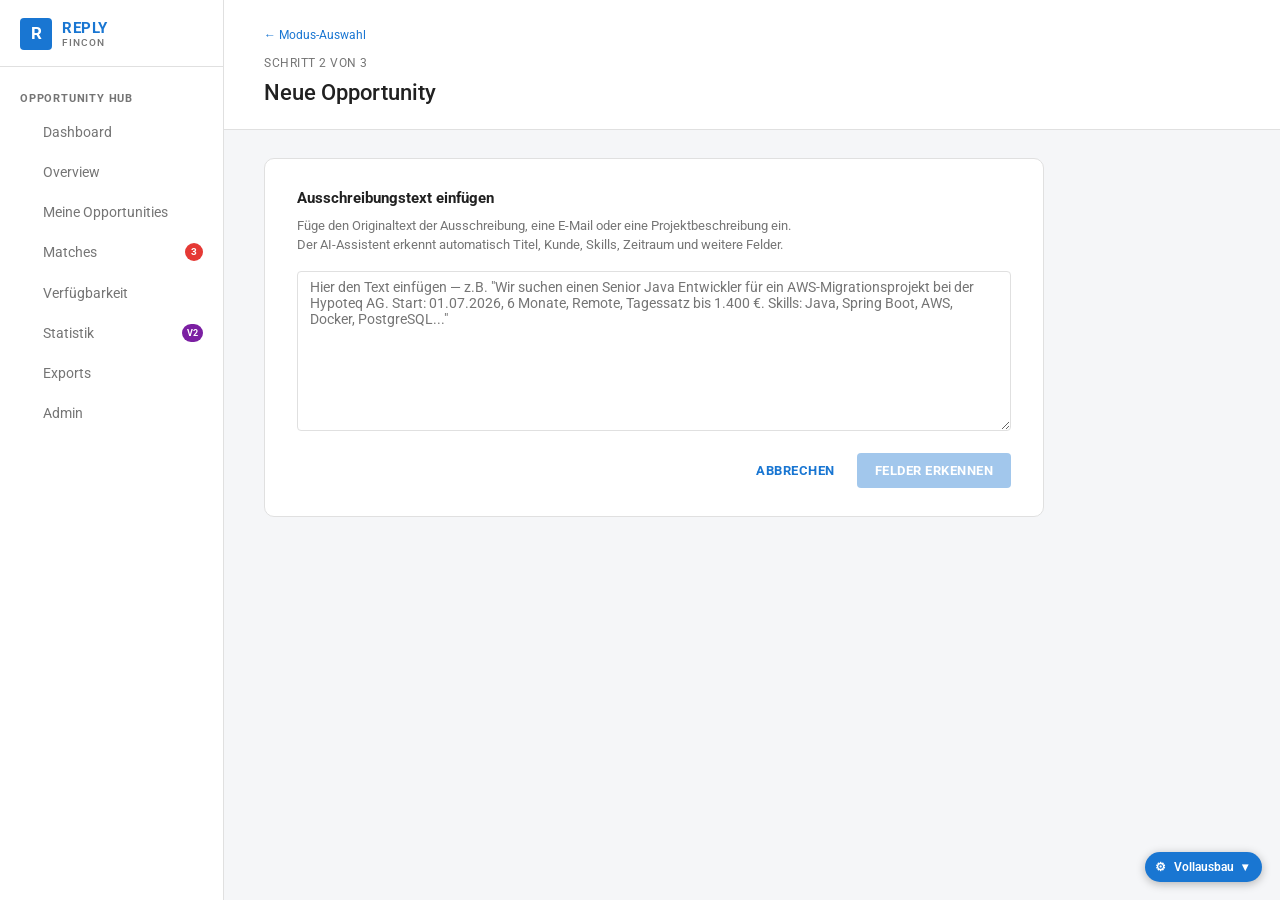
<file: mockup/frontend-prototype/new-opportunity-ai.html>
﻿<!DOCTYPE html>
<html lang="de">
<head>
  <meta charset="UTF-8" />
  <meta name="viewport" content="width=device-width, initial-scale=1.0" />
  <title>Neue Opportunity — AI-assistiert — Opportunity Hub</title>
  <link rel="stylesheet" href="styles.css" />
  <style>
    /* ── AI-input page ── */
    .ai-card {
      background: #fff;
      border: 1px solid var(--c-border);
      border-radius: 10px;
      padding: 28px 32px;
      max-width: 780px;
    }
    .ai-card-title {
      font-size: 15px;
      font-weight: 700;
      color: var(--c-text-primary);
      margin-bottom: 6px;
    }
    .ai-card-sub {
      font-size: 13px;
      color: var(--c-text-muted);
      margin-bottom: 16px;
      line-height: 1.5;
    }
    #ai-text-input {
      width: 100%;
      box-sizing: border-box;
      resize: vertical;
      min-height: 160px;
      font-family: inherit;
    }
    /* ── Spinner ── */
    .ai-spinner-wrap {
      display: flex;
      flex-direction: column;
      align-items: center;
      justify-content: center;
      gap: 16px;
      padding: 60px 0;
      color: var(--c-text-muted);
      font-size: 14px;
    }
    .ai-spinner {
      width: 36px;
      height: 36px;
      border: 3px solid #E3F0FC;
      border-top-color: var(--c-primary);
      border-radius: 50%;
      animation: spin 0.8s linear infinite;
    }
    @keyframes spin { to { transform: rotate(360deg); } }

    /* ── Mapped form + chat ── */
    .ai-mapped-wrap {
      display: flex;
      gap: 24px;
      align-items: flex-start;
      max-width: 1100px;
    }
    .ai-form-col {
      flex: 1;
      min-width: 0;
    }
    .ai-chat-col {
      width: 300px;
      flex-shrink: 0;
      position: sticky;
      top: 20px;
    }
    .ai-chat-panel {
      background: #fff;
      border: 1px solid var(--c-border);
      border-radius: 10px;
      overflow: hidden;
      display: flex;
      flex-direction: column;
    }
    .ai-chat-header {
      padding: 12px 16px;
      border-bottom: 1px solid var(--c-border);
      font-size: 13px;
      font-weight: 600;
      color: var(--c-text-primary);
      background: #F8FAFD;
      display: flex;
      align-items: center;
      gap: 8px;
    }
    .ai-chat-dot {
      width: 8px;
      height: 8px;
      border-radius: 50%;
      background: #4CAF50;
      flex-shrink: 0;
    }
    .ai-chat-messages {
      padding: 12px 16px;
      min-height: 120px;
      display: flex;
      flex-direction: column;
      gap: 8px;
    }
    .ai-msg {
      font-size: 12px;
      padding: 7px 10px;
      border-radius: 8px;
      line-height: 1.4;
    }
    .ai-msg-system {
      background: #E3F0FC;
      color: #1256A0;
      align-self: flex-start;
    }
    .ai-msg-user {
      background: #F5F5F5;
      color: var(--c-text-primary);
      align-self: flex-end;
    }
    .ai-chat-input-row {
      display: flex;
      gap: 6px;
      padding: 10px 12px;
      border-top: 1px solid var(--c-border);
    }
    .ai-chat-input-row input {
      flex: 1;
      min-width: 0;
    }
    .ai-mapped-banner {
      padding: 10px 14px;
      background: #E8F5E9;
      border: 1px solid #C8E6C9;
      border-radius: 8px;
      font-size: 13px;
      color: #1B5E20;
      display: flex;
      align-items: center;
      gap: 8px;
      margin-bottom: 20px;
      max-width: 780px;
    }
  </style>
</head>
<body>
<div class="app-shell">

  <!-- ── Sidebar ──────────────────────────────────────────────── -->
  <aside class="sidebar"></aside>

  <!-- ── Main ─────────────────────────────────────────────────── -->
  <main class="main-content">

    <header class="page-header">
      <div>
        <a href="new-opportunity.html" class="breadcrumb">← Modus-Auswahl</a>
        <div class="step-indicator" style="margin-top:6px">Schritt 2 von 3</div>
        <h1>Neue Opportunity</h1>
      </div>
    </header>

    <div class="page-content">

      <!-- ── Step 1: Text Input ─────────────────────────────────── -->
      <div id="step-input">
        <div class="ai-card">
          <div class="ai-card-title">Ausschreibungstext einfügen</div>
          <div class="ai-card-sub">
            Füge den Originaltext der Ausschreibung, eine E-Mail oder eine Projektbeschreibung ein.<br>
            Der AI-Assistent erkennt automatisch Titel, Kunde, Skills, Zeitraum und weitere Felder.
          </div>
          <textarea
            id="ai-text-input"
            class="input-outlined"
            placeholder="Hier den Text einfügen — z.B. &quot;Wir suchen einen Senior Java Entwickler für ein AWS-Migrationsprojekt bei der Hypoteq AG. Start: 01.07.2026, 6 Monate, Remote, Tagessatz bis 1.400 €. Skills: Java, Spring Boot, AWS, Docker, PostgreSQL...&quot;"
          ></textarea>
          <div style="display:flex;justify-content:flex-end;gap:10px;margin-top:16px">
            <a href="new-opportunity.html" class="btn btn-text">Abbrechen</a>
            <button class="btn btn-primary" id="ai-submit-btn" disabled>Felder erkennen</button>
          </div>
        </div>
      </div>

      <!-- ── Step 2: Processing ─────────────────────────────────── -->
      <div id="step-loading" style="display:none">
        <div class="ai-spinner-wrap">
          <div class="ai-spinner"></div>
          <div>Felder werden erkannt…</div>
        </div>
      </div>

      <!-- ── Step 3: Mapped Form + Chat ────────────────────────── -->
      <div id="step-mapped" style="display:none">
        <div class="ai-mapped-banner">
          <span style="font-size:16px">✓</span>
          <span><strong>Felder automatisch befüllt.</strong> Prüfe die vorgeschlagenen Werte und passe sie bei Bedarf an.</span>
        </div>
        <div class="ai-mapped-wrap">
          <!-- Left: form -->
          <div class="ai-form-col">
            <form id="ai-opp-form" class="form-wrapper" novalidate>

              <!-- Projekt -->
              <section class="form-section">
                <h2 class="form-section-title">Projekt</h2>
                <div class="form-grid">
                  <div class="form-field">
                    <label for="ai-title">Titel <span class="required">*</span></label>
                    <input type="text" id="ai-title" class="input-outlined" value="Senior Java Entwickler AWS-Migration" autocomplete="off" required />
                  </div>
                  <div class="form-field">
                    <label for="ai-client">Kunde / Projekt</label>
                    <input type="text" id="ai-client" class="input-outlined" value="Hypoteq AG" autocomplete="off" />
                  </div>
                </div>
              </section>

              <!-- Ziele & Aufgaben -->
              <section class="form-section">
                <h2 class="form-section-title">Ziele &amp; Aufgaben</h2>
                <div class="form-field">
                  <label for="ai-goal">Projektziel <span class="required">*</span></label>
                  <textarea id="ai-goal" class="input-outlined" rows="3" required>Migration der bestehenden On-Premise-Infrastruktur nach AWS mit Fokus auf Hochverfügbarkeit und Skalierbarkeit.</textarea>
                </div>
                <div class="form-field">
                  <label for="ai-tasks">Aufgaben</label>
                  <textarea id="ai-tasks" class="input-outlined" rows="3">Architekturdesign, Backend-Entwicklung mit Spring Boot, AWS-Infrastruktur (EC2, RDS, S3), CI/CD-Aufbau mit GitHub Actions.</textarea>
                </div>
              </section>

              <!-- Skills -->
              <section class="form-section">
                <h2 class="form-section-title">Geforderte Skills</h2>
                <div class="skill-rows" id="ai-skill-rows"></div>
                <button type="button" class="btn btn-outlined btn-sm" id="ai-add-skill-btn" style="margin-top:8px">+ Skill hinzufügen</button>
              </section>

              <!-- Zeitleiste & Auslastung -->
              <section class="form-section">
                <h2 class="form-section-title">Zeitleiste &amp; Auslastung</h2>
                <div class="form-grid form-grid-3">
                  <div class="form-field">
                    <label for="ai-start">Startdatum <span class="required">*</span></label>
                    <input type="date" id="ai-start" class="input-outlined" value="2026-07-01" required />
                  </div>
                  <div class="form-field">
                    <label for="ai-end">Enddatum</label>
                    <input type="date" id="ai-end" class="input-outlined" value="2026-12-31" />
                  </div>
                  <div class="form-field">
                    <label for="ai-workload">Auslastung</label>
                    <select id="ai-workload" class="input-outlined">
                      <option value="">— wählen —</option>
                      <option value="25">25 %</option>
                      <option value="50">50 %</option>
                      <option value="75">75 %</option>
                      <option value="100" selected>100 %</option>
                    </select>
                  </div>
                </div>
              </section>

              <!-- Konditionen & Relevanz -->
              <section class="form-section">
                <h2 class="form-section-title">Konditionen &amp; Relevanz</h2>
                <div class="form-grid">
                  <div class="form-field">
                    <label for="ai-submission">Abgabe Termin</label>
                    <input type="date" id="ai-submission" class="input-outlined" value="2026-06-15" />
                  </div>
                  <div class="form-field">
                    <label for="ai-dayrate">Tagessatz (€)</label>
                    <input type="number" id="ai-dayrate" class="input-outlined" value="1400" min="0" step="50" />
                  </div>
                </div>
                <div class="form-grid form-grid-3">
                  <div class="form-field">
                    <label for="ai-onsite">Onsite / Remote</label>
                    <select id="ai-onsite" class="input-outlined">
                      <option value="">— wählen —</option>
                      <option value="onsite">Vor Ort</option>
                      <option value="hybrid">Hybrid</option>
                      <option value="remote" selected>Remote</option>
                    </select>
                  </div>
                  <div class="form-field">
                    <label for="ai-budget">Budget / Projekttage</label>
                    <input type="number" id="ai-budget" class="input-outlined" placeholder="z. B. 120" min="0" />
                  </div>
                  <div class="form-field">
                    <label for="ai-relevanz">FinCon Company Relevanz</label>
                    <select id="ai-relevanz" class="input-outlined">
                      <option value="">— wählen —</option>
                      <option value="hoch" selected>Hoch</option>
                      <option value="mittel">Mittel</option>
                      <option value="niedrig">Niedrig</option>
                    </select>
                  </div>
                </div>
              </section>

              <!-- Actions -->
              <div class="form-actions">
                <a href="my-opportunities.html" class="btn btn-text">Abbrechen</a>
                <div style="display:flex;gap:8px">
                  <button type="button" class="btn btn-text" onclick="location.href='my-opportunities.html'">Entwurf speichern</button>
                  <button type="submit" class="btn btn-primary">Matches finden</button>
                </div>
              </div>

            </form>
          </div><!-- /ai-form-col -->

          <!-- Right: Chat -->
          <div class="ai-chat-col">
            <div class="ai-chat-panel">
              <div class="ai-chat-header">
                <div class="ai-chat-dot"></div>
                AI-Assistent
              </div>
              <div class="ai-chat-messages" id="ai-chat-msgs">
                <div class="ai-msg ai-msg-system">Ich habe die Felder aus deinem Text befüllt. Du kannst mich bitten, einzelne Felder anzupassen — z.&nbsp;B. <em>„Tagessatz auf 1200 setzen"</em> oder <em>„Skills um Kubernetes ergänzen"</em>.</div>
              </div>
              <div class="ai-chat-input-row">
                <input type="text" id="ai-chat-input" class="input-outlined" placeholder="Feld anpassen…" style="font-size:13px" />
                <button class="btn btn-primary btn-sm" id="ai-chat-send">→</button>
              </div>
            </div>
          </div><!-- /ai-chat-col -->

        </div><!-- /ai-mapped-wrap -->
      </div><!-- /step-mapped -->

    </div><!-- /page-content -->
  </main>

</div><!-- /app-shell -->
<script src="features.js"></script>
<script src="sidebar.js"></script>
<script src="script.js"></script>
<script>
(function () {
  var STAR_LABELS = { 5: 'Expert', 4: 'Erfahren', 3: 'Mittel', 2: 'Grundkenntnisse', 1: 'Einsteiger' };
  var skillIdx = 0;

  function createSkillRow(name, stars) {
    name  = name  || '';
    stars = stars || 3;
    var idx = skillIdx++;
    var div = document.createElement('div');
    div.className = 'skill-row';
    var starsHtml = [5, 4, 3, 2, 1].map(function(n) {
      return '<input type="radio" id="ai-sr-' + idx + '-' + n + '" name="ai-skill-stars-' + idx + '" value="' + n + '" ' + (n === stars ? 'checked' : '') + ' />' +
             '<label for="ai-sr-' + idx + '-' + n + '" title="' + STAR_LABELS[n] + '">★</label>';
    }).join('');
    div.innerHTML =
      '<input type="text" class="skill-row-name input-outlined" value="' + name + '" placeholder="Skill-Name" autocomplete="off" />' +
      '<div class="star-input">' + starsHtml + '</div>' +
      '<span class="skill-row-level-label">' + STAR_LABELS[stars] + '</span>' +
      '<button type="button" class="skill-row-remove" title="Entfernen">✕</button>';
    div.querySelectorAll('input[type="radio"]').forEach(function(r) {
      r.addEventListener('change', function() {
        div.querySelector('.skill-row-level-label').textContent = STAR_LABELS[+r.value];
      });
    });
    div.querySelector('.skill-row-remove').addEventListener('click', function() { div.remove(); });
    return div;
  }

  var skillRowsEl = document.getElementById('ai-skill-rows');
  if (skillRowsEl) {
    ['Java','AWS','Spring Boot','Docker','PostgreSQL'].forEach(function(s) {
      skillRowsEl.appendChild(createSkillRow(s, s === 'Java' || s === 'AWS' ? 4 : 3));
    });
    document.getElementById('ai-add-skill-btn').addEventListener('click', function() {
      skillRowsEl.appendChild(createSkillRow('', 3));
    });
  }

  // Step 1 → enable button when text is entered
  var textInput = document.getElementById('ai-text-input');
  var submitBtn = document.getElementById('ai-submit-btn');
  textInput && textInput.addEventListener('input', function() {
    submitBtn.disabled = this.value.trim().length < 10;
  });

  // Fertig → loading → mapped
  submitBtn && submitBtn.addEventListener('click', function() {
    document.getElementById('step-input').style.display   = 'none';
    document.getElementById('step-loading').style.display = '';
    setTimeout(function() {
      document.getElementById('step-loading').style.display = 'none';
      document.getElementById('step-mapped').style.display  = '';
    }, 1600);
  });

  // Chat refinement
  var chatInput = document.getElementById('ai-chat-input');
  var chatSend  = document.getElementById('ai-chat-send');
  var chatMsgs  = document.getElementById('ai-chat-msgs');

  function addMsg(text, cls) {
    var div = document.createElement('div');
    div.className = 'ai-msg ' + cls;
    div.textContent = text;
    chatMsgs.appendChild(div);
    chatMsgs.scrollTop = chatMsgs.scrollHeight;
  }

  function sendChat() {
    var val = chatInput.value.trim();
    if (!val) return;
    addMsg(val, 'ai-msg-user');
    chatInput.value = '';
    setTimeout(function() {
      addMsg('Änderung wird verarbeitet…', 'ai-msg-system');
      setTimeout(function() {
        chatMsgs.lastChild.remove();
        addMsg('Erledigt — bitte das entsprechende Feld prüfen.', 'ai-msg-system');
        showSnackbar('Feld aktualisiert.');
      }, 900);
    }, 400);
  }

  chatSend  && chatSend.addEventListener('click', sendChat);
  chatInput && chatInput.addEventListener('keydown', function(e) {
    if (e.key === 'Enter') { e.preventDefault(); sendChat(); }
  });

  // Form submit
  var form = document.getElementById('ai-opp-form');
  form && form.addEventListener('submit', function(e) {
    e.preventDefault();
    var title = document.getElementById('ai-title').value.trim();
    if (!title) { alert('Titel ist ein Pflichtfeld.'); return; }
    showSnackbar('Opportunity gespeichert. Matches werden berechnet…');
    setTimeout(function() { location.href = 'matches.html'; }, 1400);
  });
})();
</script>
  <script src="feature-toggle.js"></script>
</body>
</html>
</file>
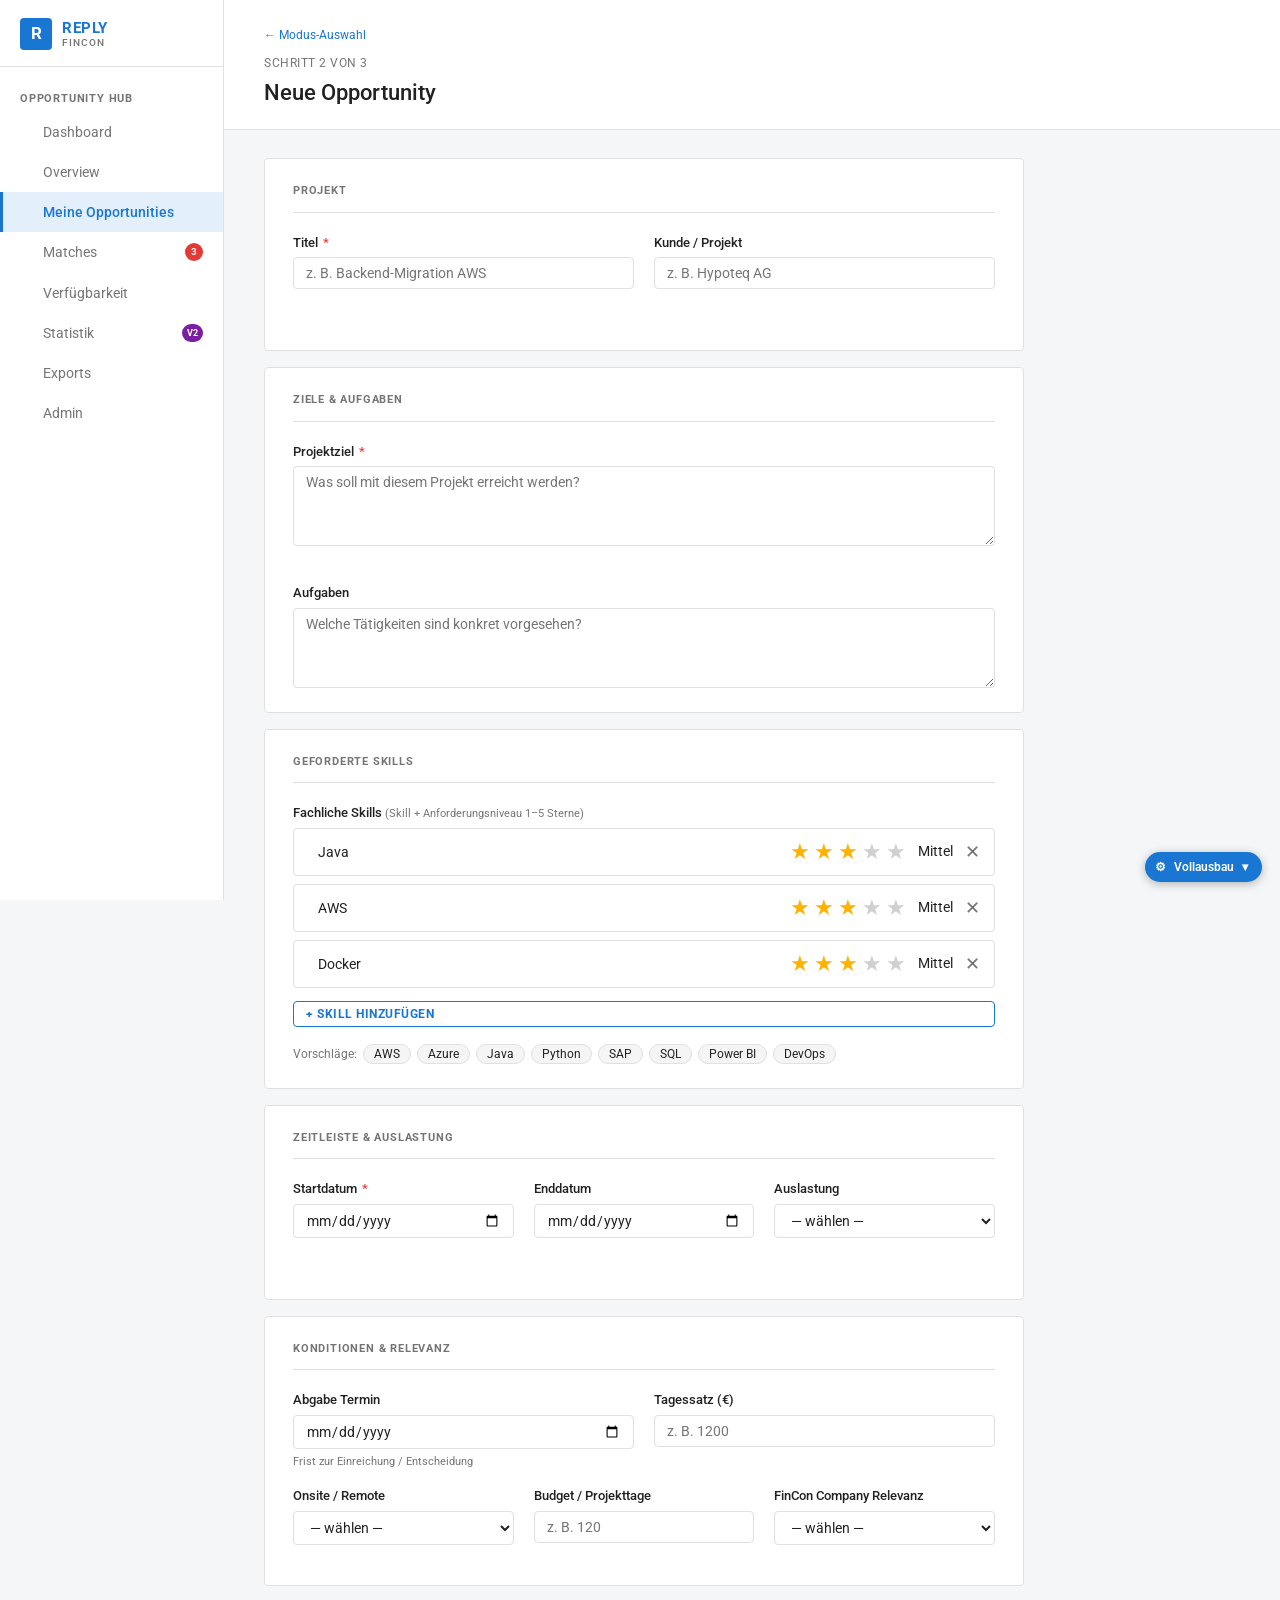
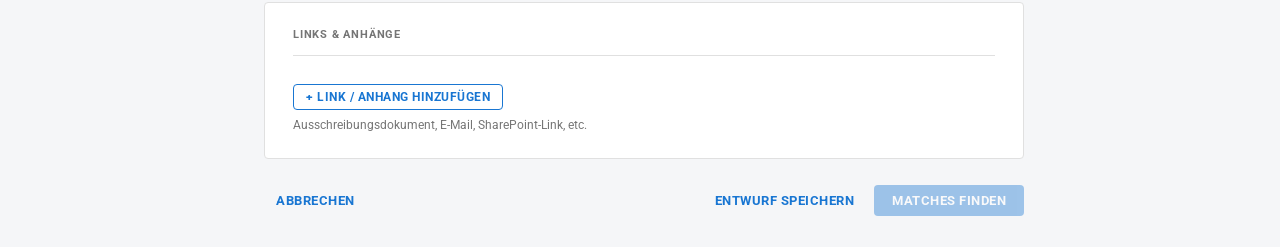
<file: mockup/frontend-prototype/new-opportunity-manual.html>
﻿<!DOCTYPE html>
<html lang="de">
<head>
  <meta charset="UTF-8" />
  <meta name="viewport" content="width=device-width, initial-scale=1.0" />
  <title>Neue Opportunity — Manuell — Opportunity Hub</title>
  <link rel="stylesheet" href="styles.css" />
</head>
<body>
<div class="app-shell">

  <!-- ── Sidebar ──────────────────────────────────────────────── -->
  <aside class="sidebar"></aside>

  <!-- ── Main ─────────────────────────────────────────────────── -->
  <main class="main-content">

    <header class="page-header">
      <div>
        <a href="new-opportunity.html" class="breadcrumb">← Modus-Auswahl</a>
        <div class="step-indicator" style="margin-top: 6px;">Schritt 2 von 3</div>
        <h1>Neue Opportunity</h1>
      </div>
    </header>

    <div class="page-content">
      <form id="opportunity-form" class="form-wrapper" novalidate>

        <!-- ── 1. Projekt ──────────────────────────────────────── -->
        <section class="form-section">
          <h2 class="form-section-title">Projekt</h2>
          <div class="form-grid">
            <div class="form-field">
              <label for="title">Titel <span class="required">*</span></label>
              <input
                type="text"
                id="title"
                name="title"
                class="input-outlined"
                placeholder="z. B. Backend-Migration AWS"
                required
                autocomplete="off"
              />
              <span class="field-error" id="title-error"></span>
            </div>
            <div class="form-field">
              <label for="client">Kunde / Projekt</label>
              <input
                type="text"
                id="client"
                name="client"
                class="input-outlined"
                placeholder="z. B. Hypoteq AG"
                autocomplete="off"
              />
            </div>
          </div>
        </section>

        <!-- ── 2. Ziele & Aufgaben ─────────────────────────────── -->
        <section class="form-section">
          <h2 class="form-section-title">Ziele &amp; Aufgaben</h2>
          <div class="form-field">
            <label for="goal">Projektziel <span class="required">*</span></label>
            <textarea
              id="goal"
              name="goal"
              class="input-outlined"
              rows="3"
              placeholder="Was soll mit diesem Projekt erreicht werden?"
              required
            ></textarea>
            <span class="field-error" id="goal-error"></span>
          </div>
          <div class="form-field">
            <label for="tasks">Aufgaben</label>
            <textarea
              id="tasks"
              name="tasks"
              class="input-outlined"
              rows="3"
              placeholder="Welche Tätigkeiten sind konkret vorgesehen?"
            ></textarea>
          </div>
        </section>

        <!-- ── 3. Geforderte Skills ────────────────────────────── -->
        <section class="form-section">
          <h2 class="form-section-title">Geforderte Skills</h2>
          <div class="form-field">
            <label>Fachliche Skills <span style="font-size:11px;color:var(--c-text-muted);font-weight:400">(Skill + Anforderungsniveau 1–5 Sterne)</span></label>
            <div class="skill-rows" id="skill-rows">
              <!-- populated by JS -->
            </div>
            <button type="button" class="btn btn-outlined btn-sm" id="add-skill-btn" style="margin-top:8px">+ Skill hinzufügen</button>
            <div class="skill-suggestions" style="margin-top:12px">
              <span class="suggestion-label">Vorschläge:</span>
              <button type="button" class="chip-suggest" data-skill="AWS">AWS</button>
              <button type="button" class="chip-suggest" data-skill="Azure">Azure</button>
              <button type="button" class="chip-suggest" data-skill="Java">Java</button>
              <button type="button" class="chip-suggest" data-skill="Python">Python</button>
              <button type="button" class="chip-suggest" data-skill="SAP">SAP</button>
              <button type="button" class="chip-suggest" data-skill="SQL">SQL</button>
              <button type="button" class="chip-suggest" data-skill="Power BI">Power BI</button>
              <button type="button" class="chip-suggest" data-skill="DevOps">DevOps</button>
            </div>
          </div>
        </section>

        <!-- ── 4. Zeitleiste & Auslastung ─────────────────────── -->
        <section class="form-section">
          <h2 class="form-section-title">Zeitleiste &amp; Auslastung</h2>
          <div class="form-grid form-grid-3">
            <div class="form-field">
              <label for="start-date">Startdatum <span class="required">*</span></label>
              <input
                type="date"
                id="start-date"
                name="start_date"
                class="input-outlined"
                required
              />
              <span class="field-error" id="start-date-error"></span>
            </div>
            <div class="form-field">
              <label for="end-date">Enddatum</label>
              <input
                type="date"
                id="end-date"
                name="end_date"
                class="input-outlined"
              />
              <span class="field-error" id="end-date-error"></span>
            </div>
            <div class="form-field">
              <label for="workload">Auslastung</label>
              <select id="workload" name="workload" class="input-outlined">
                <option value="">— wählen —</option>
                <option value="25">25 %</option>
                <option value="50">50 %</option>
                <option value="75">75 %</option>
                <option value="100">100 %</option>
              </select>
            </div>
          </div>
        </section>

        <!-- ── 5. Konditionen & Relevanz ─────────────────────── -->
        <section class="form-section">
          <h2 class="form-section-title">Konditionen &amp; Relevanz</h2>
          <div class="form-grid">
            <div class="form-field">
              <label for="submission-date">Abgabe Termin</label>
              <input
                type="date"
                id="submission-date"
                name="submission_date"
                class="input-outlined"
              />
              <span style="font-size:11px;color:var(--c-text-muted)">Frist zur Einreichung / Entscheidung</span>
            </div>
            <div class="form-field">
              <label for="day-rate">Tagessatz (€)</label>
              <input
                type="number"
                id="day-rate"
                name="day_rate"
                class="input-outlined"
                placeholder="z. B. 1200"
                min="0"
                step="50"
              />
            </div>
          </div>
          <div class="form-grid form-grid-3">
            <div class="form-field">
              <label for="onsite-remote">Onsite / Remote</label>
              <select id="onsite-remote" name="onsite_remote" class="input-outlined">
                <option value="">— wählen —</option>
                <option value="onsite">Vor Ort</option>
                <option value="hybrid">Hybrid</option>
                <option value="remote">Remote</option>
              </select>
            </div>
            <div class="form-field">
              <label for="budget-days">Budget / Projekttage</label>
              <input
                type="number"
                id="budget-days"
                name="budget_days"
                class="input-outlined"
                placeholder="z. B. 120"
                min="0"
              />
            </div>
            <div class="form-field">
              <label for="fincon-relevanz">FinCon Company Relevanz</label>
              <select id="fincon-relevanz" name="fincon_relevanz" class="input-outlined">
                <option value="">— wählen —</option>
                <option value="hoch">Hoch</option>
                <option value="mittel">Mittel</option>
                <option value="niedrig">Niedrig</option>
              </select>
            </div>
          </div>
        </section>

        <!-- ── 6. Links & Anhänge ────────────────────────────── -->
        <section class="form-section">
          <h2 class="form-section-title">Links &amp; Anhänge</h2>
          <div id="link-rows" style="display:flex;flex-direction:column;gap:8px"></div>
          <button type="button" class="btn btn-outlined btn-sm" id="add-link-btn" style="margin-top:8px">+ Link / Anhang hinzufügen</button>
          <div style="font-size:12px;color:var(--c-text-muted);margin-top:6px">Ausschreibungsdokument, E-Mail, SharePoint-Link, etc.</div>
        </section>

        <!-- ── Actions ─────────────────────────────────────────── -->
        <div class="form-actions">
          <a href="my-opportunities.html" class="btn btn-text">Abbrechen</a>
          <div style="display: flex; gap: 8px;">
            <button type="button" class="btn btn-text" onclick="location.href='my-opportunities.html'">
              Entwurf speichern
            </button>
            <button type="submit" id="submit-btn" class="btn btn-primary" disabled>
              Matches finden
            </button>
          </div>
        </div>

      </form>
    </div><!-- /page-content -->
  </main>

</div><!-- /app-shell -->
<script src="features.js"></script>
<script src="sidebar.js"></script>
<script src="script.js"></script>
<script>
(function () {
  // NOTE: STAR_LABELS duplicates STAR_LEVELS in opp-data.js — kept here intentionally
  // since this file does not load opp-data.js and adding that dependency just to remove
  // one constant would introduce an unjustified coupling.
  const STAR_LABELS = { 5: 'Expert', 4: 'Erfahren', 3: 'Mittel', 2: 'Grundkenntnisse', 1: 'Einsteiger' };
  let skillIdx = 0;
  const skillRowsEl = document.getElementById('skill-rows');

  function createSkillRow(name, stars) {
    name  = name  || '';
    stars = stars || 3;
    const idx = skillIdx++;
    const div = document.createElement('div');
    div.className = 'skill-row';
    const starsHtml = [5, 4, 3, 2, 1].map(n =>
      `<input type="radio" id="sr-${idx}-${n}" name="skill-stars-${idx}" value="${n}" ${n === stars ? 'checked' : ''} />` +
      `<label for="sr-${idx}-${n}" title="${STAR_LABELS[n]}">★</label>`
    ).join('');
    div.innerHTML =
      `<input type="text" class="skill-row-name input-outlined" value="${name}" placeholder="Skill-Name" autocomplete="off" />` +
      `<div class="star-input">${starsHtml}</div>` +
      `<span class="skill-row-level-label">${STAR_LABELS[stars]}</span>` +
      `<button type="button" class="skill-row-remove" title="Entfernen">✕</button>`;

    div.querySelectorAll('input[type="radio"]').forEach(r => {
      r.addEventListener('change', () => {
        div.querySelector('.skill-row-level-label').textContent = STAR_LABELS[+r.value];
      });
    });
    div.querySelector('.skill-row-remove').addEventListener('click', () => div.remove());
    return div;
  }

  if (skillRowsEl) {
    ['Java', 'AWS', 'Docker'].forEach(s => skillRowsEl.appendChild(createSkillRow(s, 3)));

    document.getElementById('add-skill-btn')
      .addEventListener('click', () => skillRowsEl.appendChild(createSkillRow('', 3)));

    document.querySelectorAll('.chip-suggest').forEach(btn => {
      btn.addEventListener('click', () => skillRowsEl.appendChild(createSkillRow(btn.dataset.skill, 3)));
    });
  }

  // Link rows
  var linkIdx = 0;
  var linkRowsEl = document.getElementById('link-rows');
  function createLinkRow() {
    var idx = linkIdx++;
    var div = document.createElement('div');
    div.style.cssText = 'display:flex;gap:8px;align-items:center';
    div.innerHTML =
      '<input type="text" class="input-outlined" placeholder="https:// oder Dateiname" style="flex:1" />' +
      '<input type="text" class="input-outlined" placeholder="Beschreibung (optional)" style="width:200px" />' +
      '<button type="button" class="skill-row-remove" title="Entfernen">✕</button>';
    div.querySelector('.skill-row-remove').addEventListener('click', () => div.remove());
    return div;
  }
  document.getElementById('add-link-btn') &&
    document.getElementById('add-link-btn').addEventListener('click', () => linkRowsEl.appendChild(createLinkRow()));
})();
</script>
  <script src="feature-toggle.js"></script>
</body>
</html>
</file>
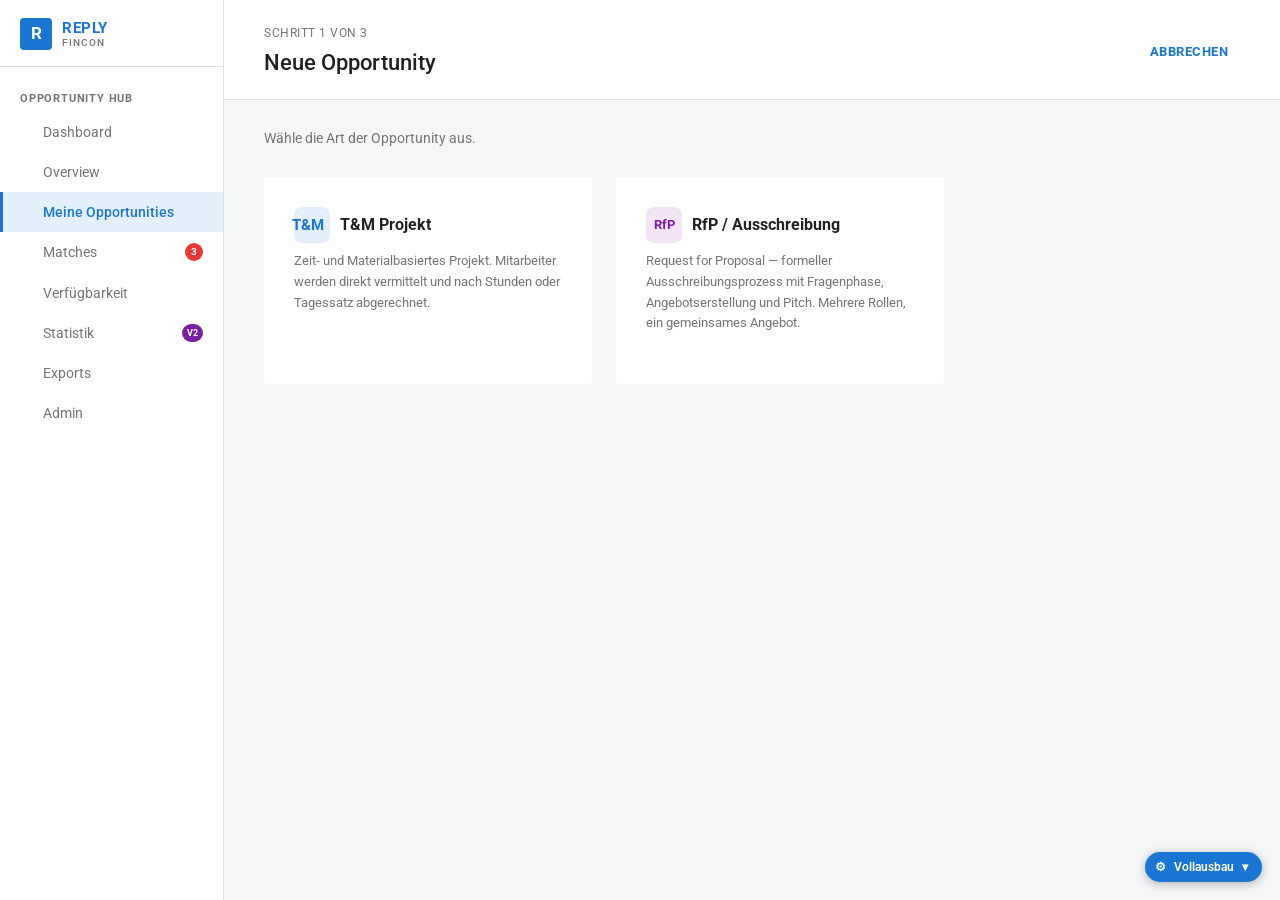
<file: mockup/frontend-prototype/new-opportunity.html>
﻿<!DOCTYPE html>
<html lang="de">
<head>
  <meta charset="UTF-8" />
  <meta name="viewport" content="width=device-width, initial-scale=1.0" />
  <title>Neue Opportunity — Opportunity Hub</title>
  <link rel="stylesheet" href="styles.css" />
</head>
<body>
<div class="app-shell">

  <!-- ── Sidebar ──────────────────────────────────────────────── -->
  <aside class="sidebar"></aside>

  <!-- ── Main ─────────────────────────────────────────────────── -->
  <main class="main-content">

    <header class="page-header">
      <div>
        <div class="step-indicator">Schritt 1 von 3</div>
        <h1>Neue Opportunity</h1>
      </div>
      <a href="my-opportunities.html" class="btn btn-text">Abbrechen</a>
    </header>

    <div class="page-content">

      <!-- Step 1: Type Selection -->
      <p style="color:var(--c-text-muted);margin-bottom:16px;font-size:14px">
        Wähle die Art der Opportunity aus.
      </p>

      <div class="mode-cards" style="margin-bottom:32px">

        <!-- T&M Projekt -->
        <div class="mode-card" id="card-tm" style="cursor:pointer;border:2px solid transparent;transition:border-color 0.15s"
             onclick="selectType('tm')">
          <div style="display:flex;align-items:center;gap:10px;margin-bottom:8px">
            <div style="width:36px;height:36px;border-radius:8px;background:#E3F0FC;display:flex;align-items:center;justify-content:flex-end;padding-right:6px;font-weight:700;color:#1976D2;font-size:15px">T&M</div>
            <h2 style="margin:0">T&amp;M Projekt</h2>
          </div>
          <p>Zeit- und Materialbasiertes Projekt. Mitarbeiter werden direkt vermittelt und nach Stunden oder Tagessatz abgerechnet.</p>
        </div>

        <!-- RfP Ausschreibung -->
        <div class="mode-card" id="card-rfp" style="cursor:pointer;border:2px solid transparent;transition:border-color 0.15s"
             onclick="selectType('rfp')">
          <div style="display:flex;align-items:center;gap:10px;margin-bottom:8px">
            <div style="width:36px;height:36px;border-radius:8px;background:#F3E5F5;display:flex;align-items:center;justify-content:center;font-weight:700;color:#7B1FA2;font-size:13px">RfP</div>
            <h2 style="margin:0">RfP / Ausschreibung</h2>
          </div>
          <p>Request for Proposal — formeller Ausschreibungsprozess mit Fragenphase, Angebotserstellung und Pitch. Mehrere Rollen, ein gemeinsames Angebot.</p>
        </div>

      </div>

      <!-- Step 2 for T&M: Mode Selection (initially hidden) -->
      <div id="tm-mode-section" style="display:none">
        <div style="border-top:1px solid var(--c-border);padding-top:24px;margin-bottom:16px">
          <p style="color:var(--c-text-muted);font-size:14px;margin-bottom:16px">Wie möchtest du das T&amp;M Projekt erfassen?</p>
          <div class="mode-cards">
            <a href="new-opportunity-manual.html" class="mode-card">
              <h2>Manuell</h2>
              <p>Fülle jedes Feld einzeln aus — Titel, Kunde, Skills, Zeitraum. Volle Kontrolle, immer verfügbar.</p>
              <span class="btn btn-primary btn-sm">Manuell erfassen</span>
            </a>
            <a href="new-opportunity-ai.html" class="mode-card" id="mode-card-ai">
              <h2>AI-assistiert</h2>
              <p>Füge einen Freitext oder eine E-Mail ein. Das System schlägt die Felder vor — du prüfst und bestätigst jeden Wert.</p>
              <span class="btn btn-primary btn-sm">AI-Assistent starten</span>
            </a>
          </div>
        </div>
      </div>

      <!-- Step 2 for RfP: direct link -->
      <div id="rfp-mode-section" style="display:none">
        <div style="border-top:1px solid var(--c-border);padding-top:24px">
          <p style="color:var(--c-text-muted);font-size:14px;margin-bottom:16px">RfP manuell erfassen — Fragenphase, Rollen und Angebotsprozess werden automatisch angelegt.</p>
          <div class="mode-cards">
            <a href="new-rfp.html" class="mode-card">
              <h2>RfP manuell erstellen</h2>
              <p>Titel, Kunde, Abgabefrist, benötigte Rollen und Dokumente eingeben. Der Prozess mit allen Phasen wird automatisch angelegt.</p>
              <span class="btn btn-primary btn-sm">RfP erstellen</span>
            </a>
          </div>
        </div>
      </div>

    </div><!-- /page-content -->
  </main>

</div><!-- /app-shell -->
<script src="features.js"></script>
<script src="sidebar.js"></script>
<script src="script.js"></script>
<script>
function selectType(type) {
  var cardTm  = document.getElementById('card-tm');
  var cardRfp = document.getElementById('card-rfp');
  var tmSec   = document.getElementById('tm-mode-section');
  var rfpSec  = document.getElementById('rfp-mode-section');

  cardTm.style.borderColor  = type === 'tm'  ? 'var(--c-primary)' : 'transparent';
  cardRfp.style.borderColor = type === 'rfp' ? '#7B1FA2'           : 'transparent';

  tmSec.style.display  = type === 'tm'  ? '' : 'none';
  rfpSec.style.display = type === 'rfp' ? '' : 'none';
}
</script>
  <script src="feature-toggle.js"></script>
</body>
</html>
</file>
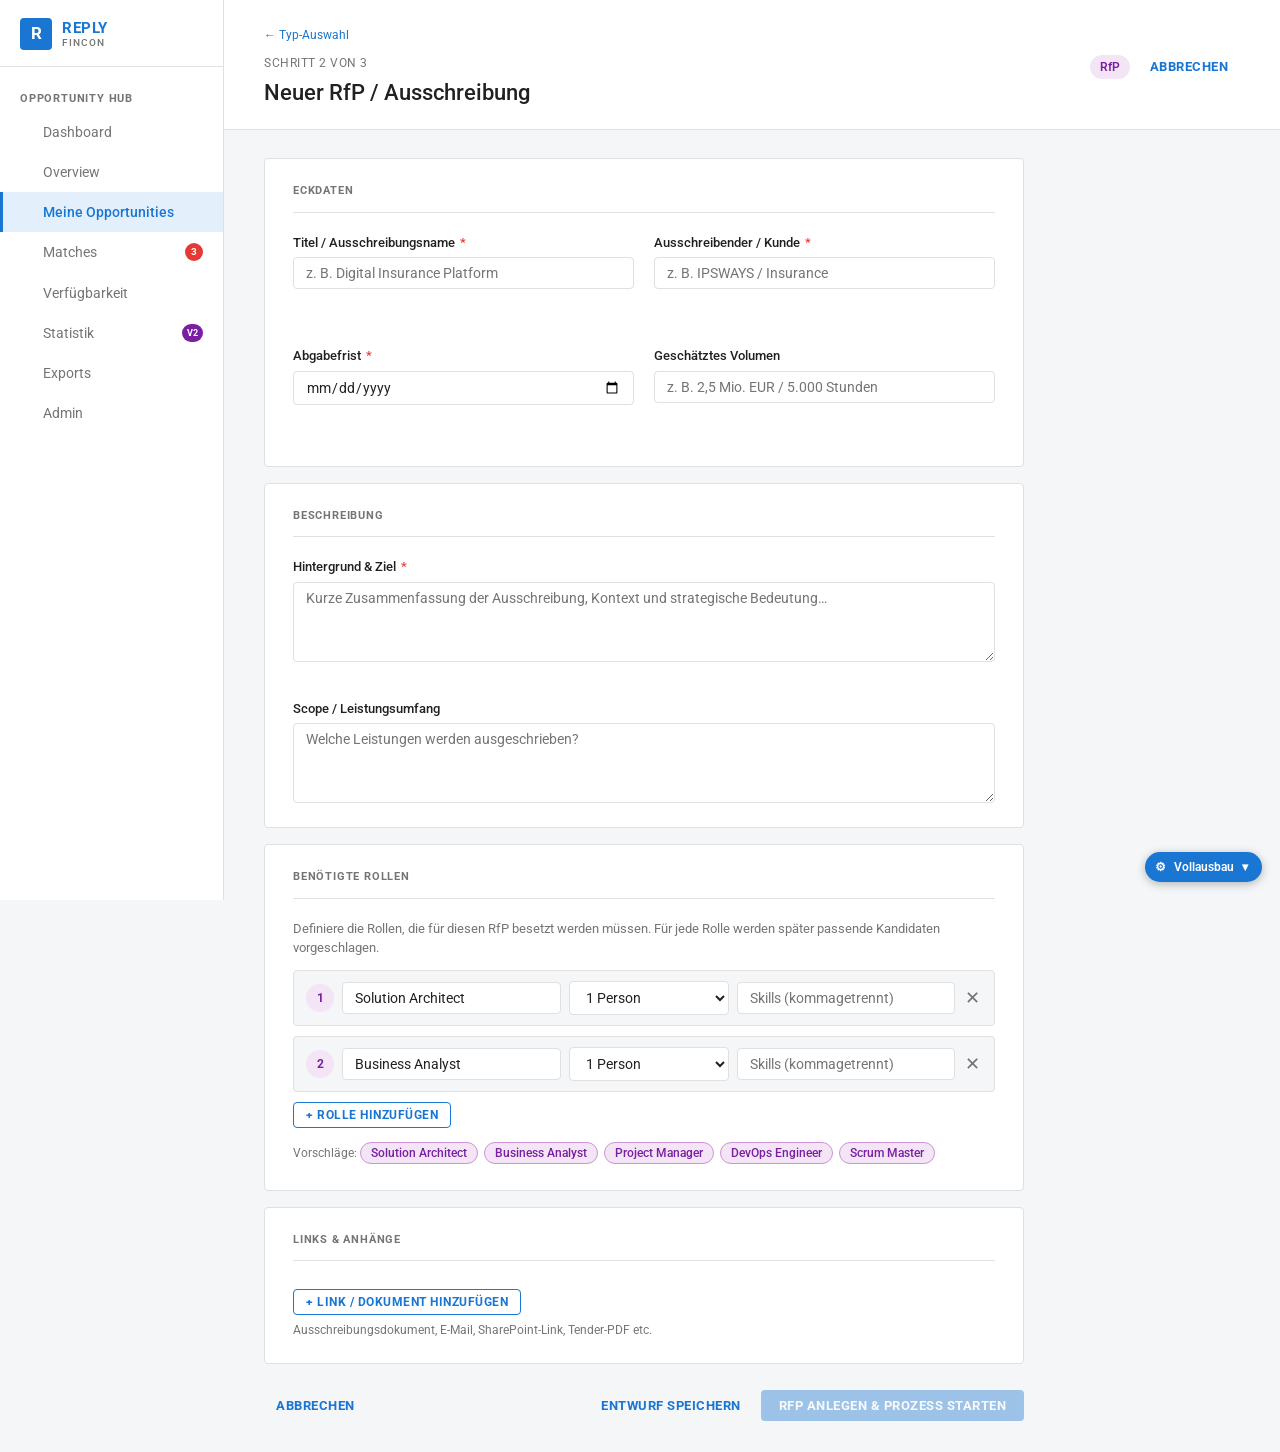
<file: mockup/frontend-prototype/new-rfp.html>
﻿<!DOCTYPE html>
<html lang="de">
<head>
  <meta charset="UTF-8" />
  <meta name="viewport" content="width=device-width, initial-scale=1.0" />
  <title>Neuer RfP — Opportunity Hub</title>
  <link rel="stylesheet" href="styles.css" />
</head>
<body>
<div class="app-shell">

  <aside class="sidebar"></aside>

  <main class="main-content">

    <header class="page-header">
      <div>
        <a href="new-opportunity.html" class="breadcrumb">← Typ-Auswahl</a>
        <div class="step-indicator" style="margin-top:6px">Schritt 2 von 3</div>
        <h1>Neuer RfP / Ausschreibung</h1>
      </div>
      <div style="display:flex;align-items:center;gap:8px">
        <span style="display:inline-block;padding:3px 10px;border-radius:12px;background:#F3E5F5;color:#7B1FA2;font-size:12px;font-weight:600">RfP</span>
        <a href="my-opportunities.html" class="btn btn-text">Abbrechen</a>
      </div>
    </header>

    <div class="page-content">
      <form id="rfp-form" class="form-wrapper" novalidate>

        <!-- ── 1. Eckdaten ─────────────────────────────────────── -->
        <section class="form-section">
          <h2 class="form-section-title">Eckdaten</h2>
          <div class="form-grid">
            <div class="form-field">
              <label for="rfp-title">Titel / Ausschreibungsname <span class="required">*</span></label>
              <input type="text" id="rfp-title" class="input-outlined" placeholder="z. B. Digital Insurance Platform" required autocomplete="off" />
              <span class="field-error" id="rfp-title-error"></span>
            </div>
            <div class="form-field">
              <label for="rfp-client">Ausschreibender / Kunde <span class="required">*</span></label>
              <input type="text" id="rfp-client" class="input-outlined" placeholder="z. B. IPSWAYS / Insurance" required autocomplete="off" />
            </div>
            <div class="form-field">
              <label for="rfp-deadline">Abgabefrist <span class="required">*</span></label>
              <input type="date" id="rfp-deadline" class="input-outlined" required />
              <span class="field-error" id="rfp-deadline-error"></span>
            </div>
            <div class="form-field">
              <label for="rfp-volume">Geschätztes Volumen</label>
              <input type="text" id="rfp-volume" class="input-outlined" placeholder="z. B. 2,5 Mio. EUR / 5.000 Stunden" autocomplete="off" />
            </div>
          </div>
        </section>

        <!-- ── 2. Beschreibung ─────────────────────────────────── -->
        <section class="form-section">
          <h2 class="form-section-title">Beschreibung</h2>
          <div class="form-field">
            <label for="rfp-desc">Hintergrund &amp; Ziel <span class="required">*</span></label>
            <textarea id="rfp-desc" class="input-outlined" rows="4"
              placeholder="Kurze Zusammenfassung der Ausschreibung, Kontext und strategische Bedeutung…" required></textarea>
            <span class="field-error" id="rfp-desc-error"></span>
          </div>
          <div class="form-field">
            <label for="rfp-scope">Scope / Leistungsumfang</label>
            <textarea id="rfp-scope" class="input-outlined" rows="3"
              placeholder="Welche Leistungen werden ausgeschrieben?"></textarea>
          </div>
        </section>

        <!-- ── 3. Benötigte Rollen ─────────────────────────────── -->
        <section class="form-section">
          <h2 class="form-section-title">Benötigte Rollen</h2>
          <p style="font-size:13px;color:var(--c-text-muted);margin-bottom:12px">
            Definiere die Rollen, die für diesen RfP besetzt werden müssen. Für jede Rolle werden später passende Kandidaten vorgeschlagen.
          </p>
          <div id="role-rows" style="display:flex;flex-direction:column;gap:10px"></div>
          <button type="button" class="btn btn-outlined btn-sm" id="add-role-btn" style="margin-top:10px">+ Rolle hinzufügen</button>
          <div style="margin-top:12px">
            <span class="suggestion-label">Vorschläge:</span>
            <button type="button" class="chip-suggest-role" data-role="Solution Architect">Solution Architect</button>
            <button type="button" class="chip-suggest-role" data-role="Business Analyst">Business Analyst</button>
            <button type="button" class="chip-suggest-role" data-role="Project Manager">Project Manager</button>
            <button type="button" class="chip-suggest-role" data-role="DevOps Engineer">DevOps Engineer</button>
            <button type="button" class="chip-suggest-role" data-role="Scrum Master">Scrum Master</button>
          </div>
        </section>

        <!-- ── 4. Links & Anhänge ─────────────────────────────── -->
        <section class="form-section">
          <h2 class="form-section-title">Links &amp; Anhänge</h2>
          <div id="rfp-link-rows" style="display:flex;flex-direction:column;gap:8px"></div>
          <button type="button" class="btn btn-outlined btn-sm" id="add-rfp-link-btn" style="margin-top:8px">+ Link / Dokument hinzufügen</button>
          <div style="font-size:12px;color:var(--c-text-muted);margin-top:6px">Ausschreibungsdokument, E-Mail, SharePoint-Link, Tender-PDF etc.</div>
        </section>

        <!-- ── Actions ─────────────────────────────────────────── -->
        <div class="form-actions">
          <a href="my-opportunities.html" class="btn btn-text">Abbrechen</a>
          <div style="display:flex;gap:8px">
            <button type="button" class="btn btn-text" onclick="location.href='my-opportunities.html'">
              Entwurf speichern
            </button>
            <button type="submit" id="rfp-submit-btn" class="btn btn-primary" disabled>
              RfP anlegen &amp; Prozess starten
            </button>
          </div>
        </div>

      </form>
    </div>

  </main>
</div>

<script src="features.js"></script>
<script src="sidebar.js"></script>
<script src="script.js"></script>
<script>
(function () {
  var roleIdx = 0;
  var roleRowsEl = document.getElementById('role-rows');

  function createRoleRow(name) {
    var idx = roleIdx++;
    var div = document.createElement('div');
    div.style.cssText = 'display:flex;gap:8px;align-items:center;background:var(--c-bg);border:1px solid var(--c-border);border-radius:4px;padding:10px 12px';
    div.innerHTML =
      '<div style="width:28px;height:28px;border-radius:50%;background:#F3E5F5;color:#7B1FA2;font-size:12px;font-weight:700;display:flex;align-items:center;justify-content:center;flex-shrink:0">' + (idx + 1) + '</div>' +
      '<input type="text" class="input-outlined" placeholder="z. B. Solution Architect" value="' + (name || '') + '" style="flex:1" />' +
      '<select class="input-outlined" style="width:120px"><option value="1">1 Person</option><option value="2">2 Personen</option><option value="3">3 Personen</option></select>' +
      '<input type="text" class="input-outlined" placeholder="Skills (kommagetrennt)" style="flex:1" />' +
      '<button type="button" class="skill-row-remove" title="Entfernen">✕</button>';
    div.querySelector('.skill-row-remove').addEventListener('click', () => div.remove());
    return div;
  }

  document.getElementById('add-role-btn').addEventListener('click', () => roleRowsEl.appendChild(createRoleRow('')));
  document.querySelectorAll('.chip-suggest-role').forEach(btn => {
    btn.addEventListener('click', () => roleRowsEl.appendChild(createRoleRow(btn.dataset.role)));
  });

  // Pre-fill with 2 default roles
  roleRowsEl.appendChild(createRoleRow('Solution Architect'));
  roleRowsEl.appendChild(createRoleRow('Business Analyst'));

  // Link rows
  var linkRowsEl = document.getElementById('rfp-link-rows');
  function createLinkRow() {
    var div = document.createElement('div');
    div.style.cssText = 'display:flex;gap:8px;align-items:center';
    div.innerHTML =
      '<input type="text" class="input-outlined" placeholder="https:// oder Dateiname" style="flex:1" />' +
      '<input type="text" class="input-outlined" placeholder="Beschreibung (optional)" style="width:220px" />' +
      '<button type="button" class="skill-row-remove" title="Entfernen">✕</button>';
    div.querySelector('.skill-row-remove').addEventListener('click', () => div.remove());
    return div;
  }
  document.getElementById('add-rfp-link-btn').addEventListener('click', () => linkRowsEl.appendChild(createLinkRow()));

  // Enable submit when required fields have values
  var required = [document.getElementById('rfp-title'), document.getElementById('rfp-client'), document.getElementById('rfp-deadline'), document.getElementById('rfp-desc')];
  var submitBtn = document.getElementById('rfp-submit-btn');
  function checkValid() {
    submitBtn.disabled = required.some(function(f){ return !f.value.trim(); });
  }
  required.forEach(function(f){ f.addEventListener('input', checkValid); });

  document.getElementById('rfp-form').addEventListener('submit', function(e) {
    e.preventDefault();
    showSnackbar('RfP angelegt — Prozess gestartet.');
    setTimeout(function(){ location.href = 'rfp-detail.html'; }, 1200);
  });
})();
</script>
  <script src="feature-toggle.js"></script>
</body>
</html>
</file>
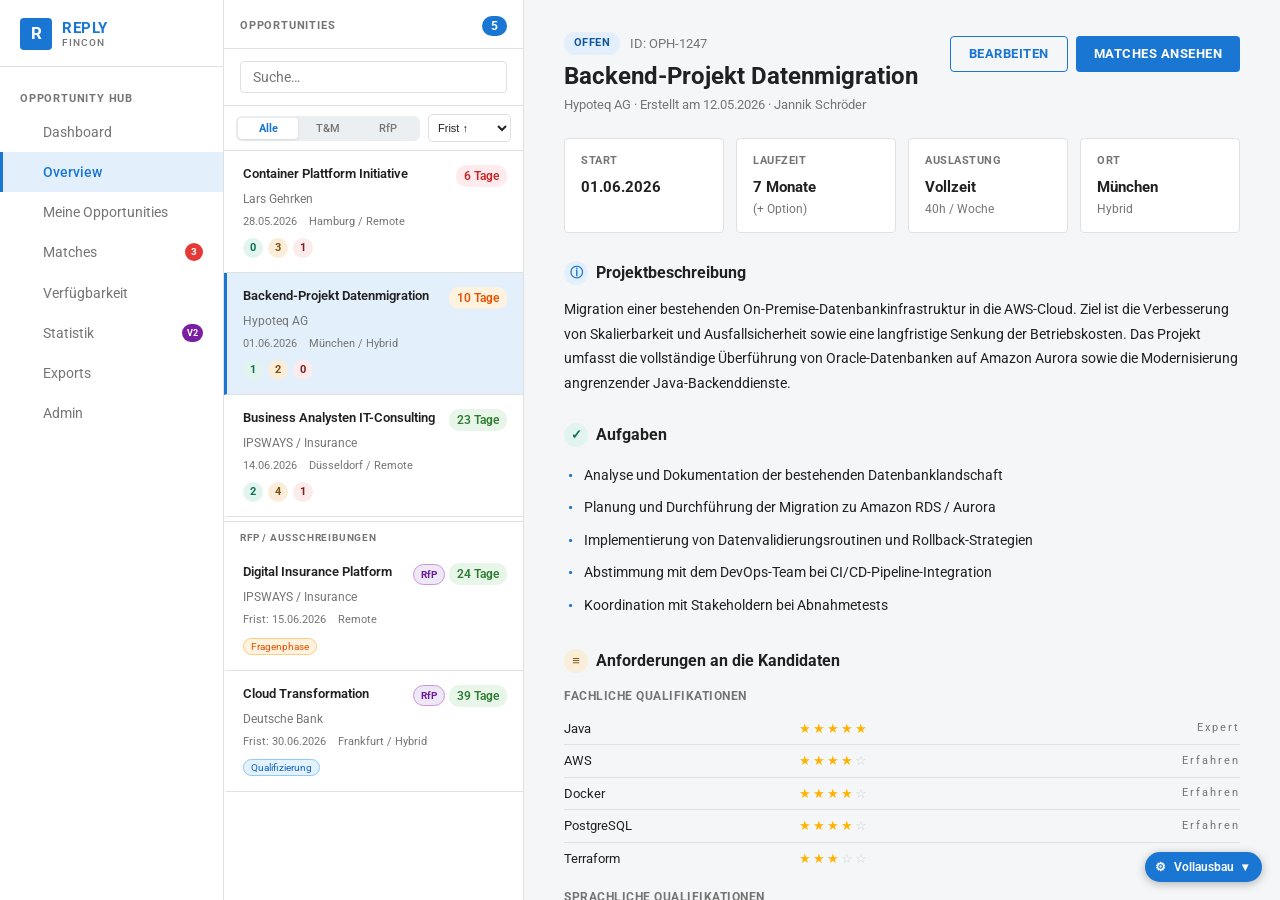
<file: mockup/frontend-prototype/overview.html>
﻿<!DOCTYPE html>
<html lang="de">
<head>
  <meta charset="UTF-8" />
  <meta name="viewport" content="width=device-width, initial-scale=1.0" />
  <title>Overview — Opportunity Hub</title>
  <link rel="stylesheet" href="styles.css" />
  <style>
    .ov-filter-row {
      display: flex;
      align-items: center;
      gap: 8px;
      padding: 8px 12px;
      border-bottom: 1px solid var(--c-border);
    }
    .ov-seg-group {
      display: flex;
      background: #ECEFF1;
      border-radius: 6px;
      padding: 2px;
      flex: 1;
    }
    .ov-seg-btn {
      flex: 1;
      padding: 4px 0;
      font-size: 11px;
      font-weight: 500;
      border: none;
      background: transparent;
      border-radius: 4px;
      cursor: pointer;
      color: #757575;
      transition: background .12s, color .12s;
    }
    .ov-seg-btn.active {
      background: #fff;
      color: var(--c-primary);
      font-weight: 700;
      box-shadow: 0 1px 3px rgba(0,0,0,.10);
    }
    .ov-sort-sel {
      font-size: 11px;
      padding: 3px 5px;
      height: 28px;
      border: 1px solid var(--c-border);
      border-radius: 5px;
      background: #fff;
      color: var(--c-text-primary);
      cursor: pointer;
      flex-shrink: 0;
    }
  </style>
</head>
<body>
<div class="app-shell">

  <!-- ── Sidebar ──────────────────────────────────────────────── -->
  <aside class="sidebar"></aside>

  <!-- ── Main (original split layout) ────────────────────────── -->
  <main class="main-content overview">
    <div class="overview-split">

      <!-- ── Left: Opportunity List ─────────────────────────── -->
      <div class="opp-list-panel">
        <div class="opp-list-header">
          <span class="opp-list-header-title">Opportunities</span>
          <span class="opp-list-count">5</span>
        </div>
        <div class="opp-list-search">
          <input type="text" id="ov-search" class="input-outlined" placeholder="Suche…" style="width:100%" />
        </div>

        <!-- Filter & Sort row -->
        <div class="ov-filter-row">
          <div class="ov-seg-group">
            <button class="ov-seg-btn active" data-ov-type="">Alle</button>
            <button class="ov-seg-btn" data-ov-type="tm">T&amp;M</button>
            <button class="ov-seg-btn" data-ov-type="rfp">RfP</button>
          </div>
          <select id="ov-sort" class="ov-sort-sel" title="Sortierung">
            <option value="date-asc">Frist ↑</option>
            <option value="date-desc">Frist ↓</option>
            <option value="title">A – Z</option>
            <option value="matches">Matches ↓</option>
          </select>
        </div>

        <div class="opp-list-item active" data-opp-id="oph-1247" data-type="tm"
             data-date="2026-06-01" data-matches="3"
             data-title="Backend-Projekt Datenmigration" data-client="Hypoteq AG">
          <div class="opp-list-item-top">
            <span class="opp-list-item-title">Backend-Projekt Datenmigration</span>
            <span class="days-badge days-warning">10 Tage</span>
          </div>
          <div class="opp-list-item-client">Hypoteq AG</div>
          <div class="opp-list-item-meta">
            <span>01.06.2026</span>
            <span>München / Hybrid</span>
          </div>
          <div class="match-counts">
            <span class="match-count green" title="Genehmigt">1</span>
            <span class="match-count yellow" title="In Prüfung">2</span>
            <span class="match-count red" title="Abgelehnt">0</span>
          </div>
        </div>

        <div class="opp-list-item" data-opp-id="oph-1248" data-type="tm"
             data-date="2026-05-28" data-matches="3"
             data-title="Container Plattform Initiative" data-client="Lars Gehrken">
          <div class="opp-list-item-top">
            <span class="opp-list-item-title">Container Plattform Initiative</span>
            <span class="days-badge days-urgent">6 Tage</span>
          </div>
          <div class="opp-list-item-client">Lars Gehrken</div>
          <div class="opp-list-item-meta">
            <span>28.05.2026</span>
            <span>Hamburg / Remote</span>
          </div>
          <div class="match-counts">
            <span class="match-count green" title="Genehmigt">0</span>
            <span class="match-count yellow" title="In Prüfung">3</span>
            <span class="match-count red" title="Abgelehnt">1</span>
          </div>
        </div>

        <div class="opp-list-item" data-opp-id="oph-1249" data-type="tm"
             data-date="2026-06-14" data-matches="6"
             data-title="Business Analysten IT-Consulting" data-client="IPSWAYS / Insurance">
          <div class="opp-list-item-top">
            <span class="opp-list-item-title">Business Analysten IT-Consulting</span>
            <span class="days-badge days-ok">23 Tage</span>
          </div>
          <div class="opp-list-item-client">IPSWAYS / Insurance</div>
          <div class="opp-list-item-meta">
            <span>14.06.2026</span>
            <span>Düsseldorf / Remote</span>
          </div>
          <div class="match-counts">
            <span class="match-count green" title="Genehmigt">2</span>
            <span class="match-count yellow" title="In Prüfung">4</span>
            <span class="match-count red" title="Abgelehnt">1</span>
          </div>
        </div>

        <div id="rfp-divider" style="padding:8px 16px 4px;font-size:10px;font-weight:700;text-transform:uppercase;letter-spacing:.8px;color:var(--c-text-muted);border-top:1px solid var(--c-border);margin-top:4px">
          RfP / Ausschreibungen
        </div>

        <div class="opp-list-item" data-opp-id="rfp-0031" data-type="rfp"
             data-date="2026-06-15" data-matches="4"
             data-title="Digital Insurance Platform" data-client="IPSWAYS / Insurance">
          <div class="opp-list-item-top">
            <span class="opp-list-item-title">Digital Insurance Platform</span>
            <div style="display:flex;gap:4px;align-items:center;flex-shrink:0">
              <span style="font-size:10px;padding:2px 7px;border-radius:12px;font-weight:700;background:#EDE7F6;color:#6A1B9A;border:1px solid #CE93D8;white-space:nowrap">RfP</span>
              <span class="days-badge days-ok">24 Tage</span>
            </div>
          </div>
          <div class="opp-list-item-client">IPSWAYS / Insurance</div>
          <div class="opp-list-item-meta">
            <span>Frist: 15.06.2026</span>
            <span>Remote</span>
          </div>
          <div style="margin-top:6px">
            <span style="font-size:10px;padding:2px 7px;border-radius:12px;background:#FFF3E0;color:#E65100;border:1px solid #FFCC80">Fragenphase</span>
          </div>
        </div>

        <div class="opp-list-item" data-opp-id="rfp-0028" data-type="rfp"
             data-date="2026-06-30" data-matches="6"
             data-title="Cloud Transformation" data-client="Deutsche Bank">
          <div class="opp-list-item-top">
            <span class="opp-list-item-title">Cloud Transformation</span>
            <div style="display:flex;gap:4px;align-items:center;flex-shrink:0">
              <span style="font-size:10px;padding:2px 7px;border-radius:12px;font-weight:700;background:#EDE7F6;color:#6A1B9A;border:1px solid #CE93D8;white-space:nowrap">RfP</span>
              <span class="days-badge days-ok">39 Tage</span>
            </div>
          </div>
          <div class="opp-list-item-client">Deutsche Bank</div>
          <div class="opp-list-item-meta">
            <span>Frist: 30.06.2026</span>
            <span>Frankfurt / Hybrid</span>
          </div>
          <div style="margin-top:6px">
            <span style="font-size:10px;padding:2px 7px;border-radius:12px;background:#E3F2FD;color:#1565C0;border:1px solid #90CAF9">Qualifizierung</span>
          </div>
        </div>

      </div><!-- /opp-list-panel -->

      <!-- ── Right: Detail / Edit Panel ────────────────────── -->
      <div class="opp-detail-panel" id="opp-detail-panel"
           style="transition:opacity 0.18s ease"></div>

    </div><!-- /overview-split -->
  </main>

</div><!-- /app-shell -->

<script src="features.js"></script>
<script src="sidebar.js"></script>
<script src="script.js"></script>
<script src="opp-data.js"></script>
<script>
var currentOppId = null;

/* ── RfP Mock Data ────────────────────────────────────────────── */
var RFP_DATA = {
  'rfp-0031': {
    id: 'RFP-0031', title: 'Digital Insurance Platform',
    client: 'IPSWAYS / Insurance', created: '15.05.2026', creator: 'Anna Schmidt',
    phase: 'Fragenphase', phaseIdx: 2,
    meta: [
      { label: 'Abgabefrist', value: '15.06.2026' },
      { label: 'Volumen',     value: 'ca. 2.400 Std.' },
      { label: 'Rollen',      value: '4 Positionen' },
      { label: 'Standort',    value: 'Remote' },
    ],
    description: 'Aufbau einer modernen, cloud-nativen Versicherungsplattform auf Basis von Microservices. Ziel ist die vollständige Ablösung des Legacy-Kernsystems innerhalb von 18 Monaten.',
    detailUrl: 'rfp-detail.html',
  },
  'rfp-0028': {
    id: 'RFP-0028', title: 'Cloud Transformation',
    client: 'Deutsche Bank', created: '08.05.2026', creator: 'Lars Gehrken',
    phase: 'Qualifizierung', phaseIdx: 1,
    meta: [
      { label: 'Abgabefrist', value: '30.06.2026' },
      { label: 'Volumen',     value: 'ca. 3.600 Std.' },
      { label: 'Rollen',      value: '6 Positionen' },
      { label: 'Standort',    value: 'Frankfurt / Hybrid' },
    ],
    description: 'Migration der bankinternen IT-Infrastruktur in eine hybride Multi-Cloud-Architektur (AWS + Azure). Fokus auf Sicherheit, Compliance und Zero-Downtime-Migration.',
    detailUrl: 'rfp-detail.html',
  },
};

/* ── Helpers ──────────────────────────────────────────────────── */
var panel = document.getElementById('opp-detail-panel');

function fadePanel(fn) {
  panel.style.opacity = '0';
  setTimeout(function() {
    fn();
    panel.style.opacity = '1';
  }, 180);
}

/* ── Show Detail ──────────────────────────────────────────────── */
function showDetail(id) {
  currentOppId = id;
  renderDetailContent(id, 'opp-detail-panel');

  // Override "Bearbeiten": call openEdit instead of navigating
  var editLink = panel.querySelector('.opp-detail-actions a[href*="detail.html"]');
  if (editLink) {
    var editBtn = document.createElement('button');
    editBtn.className = editLink.className;
    editBtn.textContent = 'Bearbeiten';
    editBtn.addEventListener('click', function() { fadePanel(function(){ openEdit(id); }); });
    editLink.replaceWith(editBtn);
  }

  // Override "Matches ansehen": add ?opp= filter param
  var matchLink = panel.querySelector('.opp-detail-actions a[href="matches.html"]');
  if (matchLink) matchLink.href = 'matches.html?opp=' + id;
}

/* ── Show RfP Detail ──────────────────────────────────────────── */
function showRfpDetail(id) {
  currentOppId = id;
  var rfp = RFP_DATA[id];
  if (!rfp) return;

  var STAGES = ['Eingang','Qualifizierung','Fragenphase','Angebotserstellung','Pitch','Entscheidung','Learnings'];
  var PHASE_COLORS = {
    'Fragenphase':       { bg:'#FFF3E0', color:'#E65100', border:'#FFCC80' },
    'Qualifizierung':    { bg:'#E3F2FD', color:'#1565C0', border:'#90CAF9' },
    'Angebotserstellung':{ bg:'#E8EAF6', color:'#283593', border:'#9FA8DA' },
    'Pitch':             { bg:'#F3E5F5', color:'#6A1B9A', border:'#CE93D8' },
    'Entscheidung':      { bg:'#E8F5E9', color:'#1B5E20', border:'#A5D6A7' },
  };
  var pc = PHASE_COLORS[rfp.phase] || { bg:'#F5F5F5', color:'#555', border:'#CCC' };

  var stepperHtml = STAGES.map(function(s, i) {
    var state = i < rfp.phaseIdx ? 'done' : i === rfp.phaseIdx ? 'active' : 'pending';
    var dotStyle = state === 'done'
      ? 'background:#4CAF50;border-color:#4CAF50'
      : state === 'active'
      ? 'background:#1976D2;border-color:#1976D2'
      : 'background:#fff;border-color:#BDBDBD';
    var labelColor = state === 'pending' ? 'color:#BDBDBD' : state === 'active' ? 'color:#1976D2;font-weight:600' : 'color:#4CAF50';
    var connector = i < STAGES.length - 1
      ? '<div style="flex:1;height:2px;background:' + (i < rfp.phaseIdx ? '#4CAF50' : '#E0E0E0') + ';margin:0 2px;align-self:center"></div>'
      : '';
    return '<div style="display:flex;flex-direction:column;align-items:center;gap:4px">'
      + '<div style="width:12px;height:12px;border-radius:50%;border:2px solid;' + dotStyle + '"></div>'
      + '<div style="font-size:9px;text-align:center;white-space:nowrap;' + labelColor + '">' + s + '</div>'
      + '</div>' + connector;
  }).join('');

  var metaCards = rfp.meta.map(function(m) {
    return '<div class="detail-meta-card"><div class="meta-label">' + m.label + '</div><div class="meta-value">' + m.value + '</div></div>';
  }).join('');

  panel.innerHTML =
    '<div class="opp-detail-header">' +
      '<div class="opp-detail-title-block">' +
        '<div class="opp-detail-eyebrow">' +
          '<span style="font-size:10px;padding:2px 8px;border-radius:12px;font-weight:700;background:#EDE7F6;color:#6A1B9A;border:1px solid #CE93D8">RfP</span>' +
          '<span class="opp-detail-id">ID: ' + rfp.id + '</span>' +
        '</div>' +
        '<h1>' + rfp.title + '</h1>' +
        '<div class="opp-detail-client">' + rfp.client + '&nbsp;&middot;&nbsp;Erstellt am ' + rfp.created + '&nbsp;&middot;&nbsp;' + rfp.creator + '</div>' +
      '</div>' +
      '<div class="opp-detail-actions">' +
        '<a href="' + rfp.detailUrl + '" class="btn btn-primary">Vollansicht öffnen</a>' +
      '</div>' +
    '</div>' +

    '<div style="padding:14px 0 4px">' +
      '<div style="font-size:11px;font-weight:700;text-transform:uppercase;letter-spacing:.5px;color:var(--c-text-muted);margin-bottom:10px">Pipeline</div>' +
      '<div style="display:flex;align-items:flex-start">' + stepperHtml + '</div>' +
      '<div style="margin-top:10px">' +
        '<span style="font-size:11px;padding:3px 10px;border-radius:12px;font-weight:600;background:' + pc.bg + ';color:' + pc.color + ';border:1px solid ' + pc.border + '">Aktuelle Phase: ' + rfp.phase + '</span>' +
      '</div>' +
    '</div>' +

    '<div class="detail-meta-cards" style="margin-top:16px">' + metaCards + '</div>' +

    '<div class="detail-section">' +
      '<h2 class="detail-section-title"><span class="detail-section-icon blue">ⓘ</span>Beschreibung</h2>' +
      '<p>' + rfp.description + '</p>' +
    '</div>';
}

/* ── Show Edit Form ───────────────────────────────────────────── */
function openEdit(id) {
  var opp = OPP_DATA[id];
  if (!opp) return;

  var locMeta  = (opp.meta || []).find(function(m){ return m.label === 'Ort' || m.label === 'Standort'; });
  var startMeta = (opp.meta || []).find(function(m){ return m.label === 'Start' || m.label === 'Beginn'; });
  var endMeta   = (opp.meta || []).find(function(m){ return m.label === 'Ende'; });

  panel.innerHTML =
    '<div style="padding:32px 40px;display:flex;flex-direction:column;gap:18px;height:100%;box-sizing:border-box;overflow-y:auto">' +

    // Header
    '<div style="display:flex;align-items:center;gap:12px;margin-bottom:4px">' +
      '<button id="ed-back" class="btn btn-text" style="padding:0;font-size:13px">← Zurück</button>' +
      '<div style="flex:1">' +
        '<div style="font-size:11px;color:var(--c-text-muted);text-transform:uppercase;letter-spacing:.6px">Bearbeiten</div>' +
        '<div style="font-weight:700;font-size:17px;margin-top:2px">' + opp.title + '</div>' +
      '</div>' +
    '</div>' +

    // Form grid
    '<div class="form-field"><label>Titel <span class="required">*</span></label>' +
      '<input id="ed-f-title" type="text" class="input-outlined" value="' + escapeAttr(opp.title) + '" /></div>' +

    '<div class="form-grid">' +
      '<div class="form-field"><label>Kunde / Projekt</label>' +
        '<input id="ed-f-client" type="text" class="input-outlined" value="' + escapeAttr(opp.client) + '" /></div>' +
      '<div class="form-field"><label>Status</label>' +
        '<select id="ed-f-status" class="input-outlined">' +
          ['Offen','In Prüfung','Genehmigt','Abgeschlossen','Entwurf'].map(function(s){
            return '<option' + (opp.status.label === s ? ' selected' : '') + '>' + s + '</option>';
          }).join('') +
        '</select></div>' +
    '</div>' +

    '<div class="form-grid form-grid-3">' +
      '<div class="form-field"><label>Start</label>' +
        '<input type="text" class="input-outlined" value="' + escapeAttr((startMeta || {}).value || '') + '" /></div>' +
      '<div class="form-field"><label>Ende</label>' +
        '<input type="text" class="input-outlined" value="' + escapeAttr((endMeta || {}).value || '') + '" /></div>' +
      '<div class="form-field"><label>Ort / Modus</label>' +
        '<input type="text" class="input-outlined" value="' + escapeAttr((locMeta || {}).value || '') + '" /></div>' +
    '</div>' +

    '<div class="form-field"><label>Beschreibung</label>' +
      '<textarea id="ed-f-desc" class="input-outlined" rows="4">' + escapeHtml(opp.description || '') + '</textarea></div>' +

    '<div class="form-field"><label>Aufgaben <span style="font-size:11px;font-weight:400;color:var(--c-text-muted)">(eine pro Zeile)</span></label>' +
      '<textarea id="ed-f-tasks" class="input-outlined" rows="4">' + escapeHtml(opp.tasks ? opp.tasks.join('\n') : '') + '</textarea></div>' +

    '<div class="form-field"><label>Skills <span style="font-size:11px;font-weight:400;color:var(--c-text-muted)">(kommagetrennt)</span></label>' +
      '<input type="text" class="input-outlined" value="' + escapeAttr(opp.skills ? opp.skills.join(', ') : '') + '" /></div>' +

    '<div class="form-field"><label>Links &amp; Anhänge</label>' +
      '<input type="text" class="input-outlined" placeholder="https:// oder SharePoint-Link" /></div>' +

    // Actions
    '<div style="display:flex;gap:10px;padding-top:4px;border-top:1px solid var(--c-border);margin-top:auto">' +
      '<button id="ed-save" class="btn btn-primary">Änderungen speichern</button>' +
      '<button id="ed-cancel" class="btn btn-text">Abbrechen</button>' +
    '</div>' +

    '</div>';

  document.getElementById('ed-back').addEventListener('click', function(){ fadePanel(function(){ showDetail(id); }); });
  document.getElementById('ed-cancel').addEventListener('click', function(){ fadePanel(function(){ showDetail(id); }); });
  document.getElementById('ed-save').addEventListener('click', function() {
    var t = document.getElementById('ed-f-title').value.trim();
    if (!t) { alert('Titel ist ein Pflichtfeld.'); return; }
    showSnackbar('Änderungen gespeichert.');
    fadePanel(function(){ showDetail(id); });
  });
}

/* ── List item clicks ─────────────────────────────────────────── */
document.querySelectorAll('.opp-list-item[data-opp-id]').forEach(function(item) {
  item.addEventListener('click', function() {
    document.querySelectorAll('.opp-list-item').forEach(function(i){ i.classList.remove('active'); });
    item.classList.add('active');
    var fn = item.dataset.type === 'rfp'
      ? function(){ showRfpDetail(item.dataset.oppId); }
      : function(){ showDetail(item.dataset.oppId); };
    fadePanel(fn);
  });
});

/* ── Filter / Sort ────────────────────────────────────────────── */
var ovFilterType = '';
var ovSortKey    = 'date-asc';

function applyOvFilter() {
  var q      = (document.getElementById('ov-search').value || '').toLowerCase().trim();
  var listPanel = document.querySelector('.opp-list-panel');
  var rfpDiv = document.getElementById('rfp-divider');
  var items  = Array.from(document.querySelectorAll('.opp-list-item[data-opp-id]'));

  var tmItems  = items.filter(function(i){ return i.dataset.type === 'tm';  });
  var rfpItems = items.filter(function(i){ return i.dataset.type === 'rfp'; });

  function sortFn(a, b) {
    if (ovSortKey === 'date-asc')  return (a.dataset.date  || '').localeCompare(b.dataset.date  || '');
    if (ovSortKey === 'date-desc') return (b.dataset.date  || '').localeCompare(a.dataset.date  || '');
    if (ovSortKey === 'title')     return (a.dataset.title || '').localeCompare(b.dataset.title || '', 'de');
    if (ovSortKey === 'matches')   return (+b.dataset.matches || 0) - (+a.dataset.matches || 0);
    return 0;
  }

  tmItems.slice().sort(sortFn).forEach(function(item) { listPanel.insertBefore(item, rfpDiv); });
  rfpItems.slice().sort(sortFn).forEach(function(item) { listPanel.appendChild(item); });

  var showTm  = ovFilterType === '' || ovFilterType === 'tm';
  var rfpFeatureOn = !window.OHFeatures || OHFeatures.feat('rfpItems');
  var showRfp = (ovFilterType === '' || ovFilterType === 'rfp') && rfpFeatureOn;

  function setVisible(item, groupVisible) {
    var searchOk = !q ||
      (item.dataset.title  || '').toLowerCase().includes(q) ||
      (item.dataset.client || '').toLowerCase().includes(q);
    item.style.display = (groupVisible && searchOk) ? '' : 'none';
  }

  tmItems.forEach(function(i){  setVisible(i, showTm);  });
  rfpItems.forEach(function(i){ setVisible(i, showRfp); });

  if (rfpDiv) rfpDiv.style.display = (ovFilterType === '' || ovFilterType === 'rfp') ? '' : 'none';

  var visible = items.filter(function(i){ return i.style.display !== 'none'; }).length;
  var countEl = document.querySelector('.opp-list-count');
  if (countEl) countEl.textContent = visible;
}

document.getElementById('ov-search').addEventListener('input', applyOvFilter);

document.getElementById('ov-sort').addEventListener('change', function() {
  ovSortKey = this.value;
  applyOvFilter();
});

document.querySelectorAll('.ov-seg-btn').forEach(function(btn) {
  btn.addEventListener('click', function() {
    document.querySelectorAll('.ov-seg-btn').forEach(function(b){ b.classList.remove('active'); });
    btn.classList.add('active');
    ovFilterType = btn.dataset.ovType;
    applyOvFilter();
  });
});

/* ── Init: show first item ────────────────────────────────────── */
applyOvFilter();
showDetail('oph-1247');
</script>
  <script src="feature-toggle.js"></script>
</body>
</html>
</file>
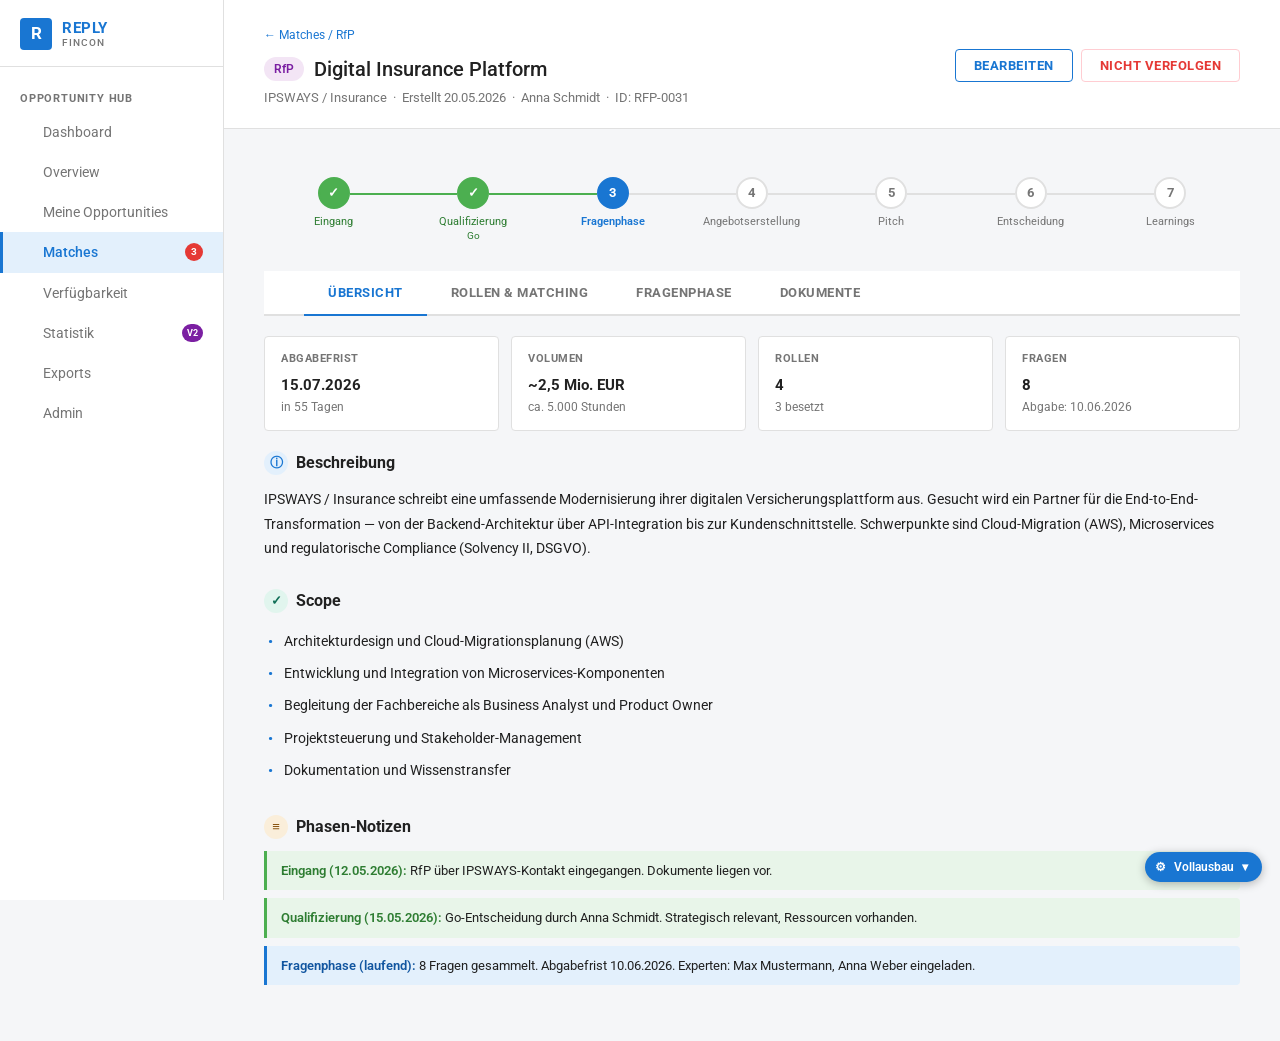
<file: mockup/frontend-prototype/rfp-detail.html>
﻿<!DOCTYPE html>
<html lang="de">
<head>
  <meta charset="UTF-8" />
  <meta name="viewport" content="width=device-width, initial-scale=1.0" />
  <title>RfP Detail — Opportunity Hub</title>
  <link rel="stylesheet" href="styles.css" />
</head>
<body>
<div class="app-shell">

  <aside class="sidebar"></aside>

  <main class="main-content">

    <header class="page-header">
      <div>
        <a href="matches.html#rfp" class="breadcrumb">← Matches / RfP</a>
        <div style="display:flex;align-items:center;gap:10px;margin-top:6px">
          <span style="display:inline-block;padding:3px 10px;border-radius:12px;background:#F3E5F5;color:#7B1FA2;font-size:12px;font-weight:600">RfP</span>
          <h1 style="margin:0;font-size:20px">Digital Insurance Platform</h1>
        </div>
        <div style="font-size:13px;color:var(--c-text-muted);margin-top:4px">
          IPSWAYS / Insurance &nbsp;·&nbsp; Erstellt 20.05.2026 &nbsp;·&nbsp; Anna Schmidt &nbsp;·&nbsp; ID: RFP-0031
        </div>
      </div>
      <div style="display:flex;gap:8px;align-items:center">
        <button class="btn btn-outlined" onclick="showSnackbar('Änderungen gespeichert.')">Bearbeiten</button>
        <button class="btn btn-outlined" style="color:#E53935;border-color:#FFCDD2" onclick="showSnackbar('RfP als \'Nicht verfolgt\' markiert.')">Nicht verfolgen</button>
      </div>
    </header>

    <div class="page-content">

      <!-- ── Process Pipeline ──────────────────────────────────── -->
      <div class="rfp-pipeline">
        <div class="rfp-step done">
          <div class="rfp-step-dot">✓</div>
          <div class="rfp-step-label">Eingang</div>
        </div>
        <div class="rfp-step done">
          <div class="rfp-step-dot">✓</div>
          <div class="rfp-step-label">Qualifizierung<br><span style="color:#2E7D32;font-size:10px">Go</span></div>
        </div>
        <div class="rfp-step active">
          <div class="rfp-step-dot">3</div>
          <div class="rfp-step-label">Fragenphase</div>
        </div>
        <div class="rfp-step">
          <div class="rfp-step-dot">4</div>
          <div class="rfp-step-label">Angebots&shy;erstellung</div>
        </div>
        <div class="rfp-step">
          <div class="rfp-step-dot">5</div>
          <div class="rfp-step-label">Pitch</div>
        </div>
        <div class="rfp-step">
          <div class="rfp-step-dot">6</div>
          <div class="rfp-step-label">Entscheidung</div>
        </div>
        <div class="rfp-step">
          <div class="rfp-step-dot">7</div>
          <div class="rfp-step-label">Learnings</div>
        </div>
      </div>

      <!-- ── Internal Tabs ─────────────────────────────────────── -->
      <div class="tabs" style="margin-bottom:20px">
        <button class="tab-btn active" data-tab="rfp-overview">Übersicht</button>
        <button class="tab-btn" data-tab="rfp-rollen">Rollen &amp; Matching</button>
        <button class="tab-btn" data-tab="rfp-fragen">Fragenphase</button>
        <button class="tab-btn" data-tab="rfp-docs">Dokumente</button>
      </div>

      <!-- ── Tab: Übersicht ─────────────────────────────────────── -->
      <div class="tab-panel active" id="tab-rfp-overview">
        <div style="display:grid;grid-template-columns:repeat(4,1fr);gap:12px;margin-bottom:20px">
          <div class="detail-meta-card"><div class="meta-label">Abgabefrist</div><div class="meta-value">15.07.2026</div><div class="meta-sub">in 55 Tagen</div></div>
          <div class="detail-meta-card"><div class="meta-label">Volumen</div><div class="meta-value">~2,5 Mio. EUR</div><div class="meta-sub">ca. 5.000 Stunden</div></div>
          <div class="detail-meta-card"><div class="meta-label">Rollen</div><div class="meta-value">4</div><div class="meta-sub">3 besetzt</div></div>
          <div class="detail-meta-card"><div class="meta-label">Fragen</div><div class="meta-value">8</div><div class="meta-sub">Abgabe: 10.06.2026</div></div>
        </div>

        <div class="detail-section">
          <h2 class="detail-section-title"><span class="detail-section-icon blue">ⓘ</span>Beschreibung</h2>
          <p>IPSWAYS / Insurance schreibt eine umfassende Modernisierung ihrer digitalen Versicherungsplattform aus. Gesucht wird ein Partner für die End-to-End-Transformation — von der Backend-Architektur über API-Integration bis zur Kundenschnittstelle. Schwerpunkte sind Cloud-Migration (AWS), Microservices und regulatorische Compliance (Solvency II, DSGVO).</p>
        </div>

        <div class="detail-section">
          <h2 class="detail-section-title"><span class="detail-section-icon green">✓</span>Scope</h2>
          <ul>
            <li>Architekturdesign und Cloud-Migrationsplanung (AWS)</li>
            <li>Entwicklung und Integration von Microservices-Komponenten</li>
            <li>Begleitung der Fachbereiche als Business Analyst und Product Owner</li>
            <li>Projektsteuerung und Stakeholder-Management</li>
            <li>Dokumentation und Wissenstransfer</li>
          </ul>
        </div>

        <div class="detail-section">
          <h2 class="detail-section-title"><span class="detail-section-icon orange">≡</span>Phasen-Notizen</h2>
          <div style="display:flex;flex-direction:column;gap:8px">
            <div style="padding:10px 14px;background:#E8F5E9;border-left:3px solid #4CAF50;border-radius:0 4px 4px 0;font-size:13px">
              <span style="font-weight:600;color:#2E7D32">Eingang (12.05.2026):</span> RfP über IPSWAYS-Kontakt eingegangen. Dokumente liegen vor.
            </div>
            <div style="padding:10px 14px;background:#E8F5E9;border-left:3px solid #4CAF50;border-radius:0 4px 4px 0;font-size:13px">
              <span style="font-weight:600;color:#2E7D32">Qualifizierung (15.05.2026):</span> Go-Entscheidung durch Anna Schmidt. Strategisch relevant, Ressourcen vorhanden.
            </div>
            <div style="padding:10px 14px;background:#E3F0FC;border-left:3px solid #1976D2;border-radius:0 4px 4px 0;font-size:13px">
              <span style="font-weight:600;color:#1256A0">Fragenphase (laufend):</span> 8 Fragen gesammelt. Abgabefrist 10.06.2026. Experten: Max Mustermann, Anna Weber eingeladen.
            </div>
          </div>
        </div>
      </div>

      <!-- ── Tab: Rollen & Matching ─────────────────────────────── -->
      <div class="tab-panel" id="tab-rfp-rollen">
        <div style="display:flex;justify-content:space-between;align-items:center;margin-bottom:16px">
          <div style="font-size:13px;color:var(--c-text-muted)">4 Rollen · 3 vorläufig besetzt · Kandidaten basieren auf aktueller Verfügbarkeit</div>
          <button class="btn btn-outlined btn-sm" onclick="showSnackbar('Rolle wurde hinzugefügt.')">+ Rolle hinzufügen</button>
        </div>

        <!-- Role 1 -->
        <div class="role-card">
          <div class="role-card-header">
            <div>
              <div class="role-title">Solution Architect</div>
              <div style="font-size:12px;color:var(--c-text-muted);margin-top:2px">Skills: AWS, Microservices, Architektur, Terraform &nbsp;·&nbsp; 1 Person</div>
            </div>
            <span class="role-count-badge">Besetzt ✓</span>
          </div>
          <div style="font-size:12px;color:var(--c-text-muted);margin-bottom:6px">Vorgeschlagene Kandidaten:</div>
          <div class="role-candidates">
            <div class="role-candidate-chip top">
              <div class="avatar" style="background:#1976D2;width:26px;height:26px;font-size:11px">MM</div>
              <span>Max Mustermann</span>
              <span class="role-cand-score">92</span>
              <span style="font-size:11px;color:#4CAF50">Verfügbar ab Nov</span>
            </div>
            <div class="role-candidate-chip">
              <div class="avatar" style="background:#7B1FA2;width:26px;height:26px;font-size:11px">TB</div>
              <span>Thomas Berger</span>
              <span class="role-cand-score">79</span>
              <span style="font-size:11px;color:#E65100">Sep</span>
            </div>
            <div class="role-candidate-chip">
              <div class="avatar" style="background:#37474F;width:26px;height:26px;font-size:11px">PK</div>
              <span>Petra Krause</span>
              <span class="role-cand-score">74</span>
              <span style="font-size:11px;color:#E65100">Okt</span>
            </div>
          </div>
        </div>

        <!-- Role 2 -->
        <div class="role-card">
          <div class="role-card-header">
            <div>
              <div class="role-title">Business Analyst</div>
              <div style="font-size:12px;color:var(--c-text-muted);margin-top:2px">Skills: Business Analysis, Scrum, Jira, BPMN &nbsp;·&nbsp; 2 Personen</div>
            </div>
            <span class="role-count-badge">Besetzt ✓</span>
          </div>
          <div style="font-size:12px;color:var(--c-text-muted);margin-bottom:6px">Vorgeschlagene Kandidaten:</div>
          <div class="role-candidates">
            <div class="role-candidate-chip top">
              <div class="avatar" style="background:#006064;width:26px;height:26px;font-size:11px">AW</div>
              <span>Anna Weber</span>
              <span class="role-cand-score">97</span>
              <span style="font-size:11px;color:#4CAF50">Sofort</span>
            </div>
            <div class="role-candidate-chip top">
              <div class="avatar" style="background:#0097A7;width:26px;height:26px;font-size:11px">LM</div>
              <span>Lisa Müller</span>
              <span class="role-cand-score">83</span>
              <span style="font-size:11px;color:#4CAF50">Jul (TZ)</span>
            </div>
            <div class="role-candidate-chip">
              <div class="avatar" style="background:#E53935;width:26px;height:26px;font-size:11px">SB2</div>
              <span>Sina Braun</span>
              <span class="role-cand-score">71</span>
              <span style="font-size:11px;color:#4CAF50">Sofort</span>
            </div>
          </div>
        </div>

        <!-- Role 3 -->
        <div class="role-card">
          <div class="role-card-header">
            <div>
              <div class="role-title">Project Manager</div>
              <div style="font-size:12px;color:var(--c-text-muted);margin-top:2px">Skills: Projektmanagement, Stakeholder-Management, Scrum &nbsp;·&nbsp; 1 Person</div>
            </div>
            <span class="role-count-badge">Besetzt ✓</span>
          </div>
          <div style="font-size:12px;color:var(--c-text-muted);margin-bottom:6px">Vorgeschlagene Kandidaten:</div>
          <div class="role-candidates">
            <div class="role-candidate-chip top">
              <div class="avatar" style="background:#880E4F;width:26px;height:26px;font-size:11px">SB</div>
              <span>Sophie Braun</span>
              <span class="role-cand-score">88</span>
              <span style="font-size:11px;color:#E65100">Offen ab Jul</span>
            </div>
            <div class="role-candidate-chip">
              <div class="avatar" style="background:#388E3C;width:26px;height:26px;font-size:11px">GV</div>
              <span>Greta Vogel</span>
              <span class="role-cand-score">77</span>
              <span style="font-size:11px;color:#E65100">Sep</span>
            </div>
          </div>
        </div>

        <!-- Role 4 -->
        <div class="role-card">
          <div class="role-card-header">
            <div>
              <div class="role-title">DevOps Engineer</div>
              <div style="font-size:12px;color:var(--c-text-muted);margin-top:2px">Skills: AWS, Docker, Kubernetes, CI/CD &nbsp;·&nbsp; 1 Person</div>
            </div>
            <span class="role-count-badge" style="background:#FFF3E0;color:#E65100">Offen</span>
          </div>
          <div style="font-size:12px;color:var(--c-text-muted);margin-bottom:6px">Vorgeschlagene Kandidaten:</div>
          <div class="role-candidates">
            <div class="role-candidate-chip bench">
              <div class="avatar" style="background:#1B5E20;width:26px;height:26px;font-size:11px">MF</div>
              <span>Michael Fischer</span>
              <span class="role-cand-score">94</span>
              <span style="font-size:11px;color:#FF7043">Billable bis Dez</span>
            </div>
            <div class="role-candidate-chip">
              <div class="avatar" style="background:#546E7A;width:26px;height:26px;font-size:11px">MW</div>
              <span>Markus Weiß</span>
              <span class="role-cand-score">87</span>
              <span style="font-size:11px;color:#FF7043">Billable bis Dez</span>
            </div>
          </div>
        </div>
      </div>

      <!-- ── Tab: Fragenphase ───────────────────────────────────── -->
      <div class="tab-panel" id="tab-rfp-fragen">

        <!-- Meta -->
        <div style="display:flex;gap:12px;margin-bottom:20px;flex-wrap:wrap">
          <div class="detail-meta-card" style="flex:1;min-width:140px"><div class="meta-label">Fragen-Abgabe</div><div class="meta-value">10.06.2026</div><div class="meta-sub">in 20 Tagen</div></div>
          <div class="detail-meta-card" style="flex:1;min-width:140px"><div class="meta-label">Gesammelt</div><div class="meta-value">8 Fragen</div></div>
          <div class="detail-meta-card" style="flex:1;min-width:140px"><div class="meta-label">Beantwortet</div><div class="meta-value">2 / 8</div></div>
          <div class="detail-meta-card" style="flex:1;min-width:140px"><div class="meta-label">Experten eingeladen</div><div class="meta-value">2</div></div>
        </div>

        <!-- RfP Questions -->
        <div style="display:flex;justify-content:space-between;align-items:center;margin-bottom:10px">
          <div style="font-weight:600;font-size:14px">Fragen für diesen RfP</div>
          <button class="btn btn-outlined btn-sm" onclick="showSnackbar('Frage hinzugefügt.')">+ Frage hinzufügen</button>
        </div>

        <div id="rfp-questions">
          <div class="question-item answered">
            <div class="question-nr">1</div>
            <div>
              <div class="question-text">Welche Cloud-Plattformen sind im Einsatz und welche Migrationsszenarien sind konkret geplant (Lift &amp; Shift vs. Re-Architecting)?</div>
              <div style="margin-top:4px;font-size:12px;color:#2E7D32">✓ Beantwortet: Hauptsächlich AWS. Greenfield-Ansatz für neue Services, Legacy-Migration in Phase 2.</div>
            </div>
            <div class="question-author">Max M.</div>
          </div>
          <div class="question-item answered">
            <div class="question-nr">2</div>
            <div>
              <div class="question-text">Sind Vorgaben zu Sicherheitsstandards oder Zertifizierungen definiert (ISO 27001, BSI Grundschutz, DSGVO)?</div>
              <div style="margin-top:4px;font-size:12px;color:#2E7D32">✓ Beantwortet: ISO 27001 vorausgesetzt. DSGVO-Konformität ist Pflicht, BSI optional.</div>
            </div>
            <div class="question-author">Max M.</div>
          </div>
          <div class="question-item">
            <div class="question-nr">3</div>
            <div class="question-text">Welche bestehenden API-Schnittstellen sind dokumentiert und stehen Sandbox-Umgebungen für die Integrationsphase zur Verfügung?</div>
            <div class="question-author">Anna W.</div>
          </div>
          <div class="question-item">
            <div class="question-nr">4</div>
            <div class="question-text">Wie sind die Abnahme- und Review-Prozesse strukturiert und wer ist der primäre Entscheidungsträger auf Kundenseite?</div>
            <div class="question-author">Anna W.</div>
          </div>
          <div class="question-item">
            <div class="question-nr">5</div>
            <div class="question-text">Gibt es Budgetobergrenzen pro Phase und welche Zahlungsmodalitäten sind vorgesehen (Milestone, monatlich, Zeiterfassung)?</div>
            <div class="question-author">Anna S.</div>
          </div>
          <div class="question-item">
            <div class="question-nr">6</div>
            <div class="question-text">Welche regulatorischen Anforderungen gelten spezifisch (Solvency II, IDD) und wer ist intern für Compliance zuständig?</div>
            <div class="question-author">Anna S.</div>
          </div>
          <div class="question-item">
            <div class="question-nr">7</div>
            <div class="question-text">Wie wird das Projektteam auf Kundenseite zusammengesetzt sein und in welchem Rhythmus finden Status-Reviews statt?</div>
            <div class="question-author">Anna S.</div>
          </div>
          <div class="question-item">
            <div class="question-nr">8</div>
            <div class="question-text">Ist eine Option auf Verlängerung oder Folgebeauftragung bereits vorgesehen und wenn ja, unter welchen Bedingungen?</div>
            <div class="question-author">Anna S.</div>
          </div>
        </div>

        <hr style="border:none;border-top:1px solid var(--c-border);margin:24px 0" />

        <!-- Question Pool -->
        <div style="font-weight:600;font-size:14px;margin-bottom:4px">Aus dem Fragen-Pool hinzufügen</div>
        <div style="font-size:13px;color:var(--c-text-muted);margin-bottom:12px">Allgemeine Fragen aus früheren RfPs — zum Übernehmen anklicken.</div>
        <div id="question-pool">
          <div class="question-pool-item" onclick="addFromPool(this, 'Welchen Vertragslaufzeiten und Verlängerungsoptionen sind vorgesehen?', 'Kommerziell')">
            <span class="q-cat-badge" style="background:#FFF3E0;color:#E65100">Kommerziell</span>
            <span style="font-size:13px;flex:1">Welche Vertragslaufzeiten und Verlängerungsoptionen sind vorgesehen?</span>
            <button class="btn btn-outlined btn-sm" style="font-size:11px">Übernehmen</button>
          </div>
          <div class="question-pool-item" onclick="addFromPool(this, 'Welche SLA-Vorgaben gelten und wie wird die Verfügbarkeit gemessen?', 'Technisch')">
            <span class="q-cat-badge" style="background:#E3F0FC;color:#1256A0">Technisch</span>
            <span style="font-size:13px;flex:1">Welche SLA-Vorgaben gelten und wie wird die Verfügbarkeit gemessen?</span>
            <button class="btn btn-outlined btn-sm" style="font-size:11px">Übernehmen</button>
          </div>
          <div class="question-pool-item" onclick="addFromPool(this, 'Wie ist das Eskalationsmanagement bei kritischen Projektrisiken geregelt?', 'Prozess')">
            <span class="q-cat-badge" style="background:#E8F5E9;color:#2E7D32">Prozess</span>
            <span style="font-size:13px;flex:1">Wie ist das Eskalationsmanagement bei kritischen Projektrisiken geregelt?</span>
            <button class="btn btn-outlined btn-sm" style="font-size:11px">Übernehmen</button>
          </div>
          <div class="question-pool-item" onclick="addFromPool(this, 'Welche Dokumentationsstandards und -tools werden vorausgesetzt?', 'Prozess')">
            <span class="q-cat-badge" style="background:#E8F5E9;color:#2E7D32">Prozess</span>
            <span style="font-size:13px;flex:1">Welche Dokumentationsstandards und -tools werden vorausgesetzt?</span>
            <button class="btn btn-outlined btn-sm" style="font-size:11px">Übernehmen</button>
          </div>
          <div class="question-pool-item" onclick="addFromPool(this, 'Sind Sublieferanten oder weitere Partner für das Projekt eingeplant?', 'Kommerziell')">
            <span class="q-cat-badge" style="background:#FFF3E0;color:#E65100">Kommerziell</span>
            <span style="font-size:13px;flex:1">Sind Sublieferanten oder weitere Partner für das Projekt eingeplant?</span>
            <button class="btn btn-outlined btn-sm" style="font-size:11px">Übernehmen</button>
          </div>
        </div>

        <hr style="border:none;border-top:1px solid var(--c-border);margin:24px 0" />

        <!-- Expert Suggestions -->
        <div style="font-weight:600;font-size:14px;margin-bottom:4px">Experten-Vorschläge</div>
        <div style="font-size:13px;color:var(--c-text-muted);margin-bottom:12px">
          Mitarbeitende mit relevanter Expertise — aktuell <strong>nicht im Urlaub</strong>. Freischalten ermöglicht ihnen, eigene Fragen einzureichen.
          <span style="display:inline-block;margin-left:8px;font-size:11px;background:#FFF9C4;border:1px solid #F9A825;border-radius:4px;padding:1px 6px;color:#795548">Nur Berater — keine Führungskräfte oder Ersteller</span>
        </div>

        <div class="expert-row">
          <div class="avatar" style="background:#1976D2;width:32px;height:32px;font-size:12px">MM</div>
          <div style="flex:1">
            <div style="font-weight:500">Max Mustermann</div>
            <div style="font-size:12px;color:var(--c-text-muted)">Senior Consultant &nbsp;·&nbsp; AWS, Architektur, Cloud</div>
          </div>
          <span style="font-size:11px;background:#E8F5E9;color:#2E7D32;border-radius:4px;padding:2px 7px;margin-right:8px">Verfügbar</span>
          <label class="toggle-switch"><input type="checkbox" checked onchange="showSnackbar(this.checked ? 'Max Mustermann freigeschalten.' : 'Max Mustermann deaktiviert.')"/><div class="toggle-track"></div></label>
          <span style="font-size:12px;color:var(--c-text-muted);min-width:80px">Freigeschaltet</span>
        </div>
        <div class="expert-row">
          <div class="avatar" style="background:#006064;width:32px;height:32px;font-size:12px">AW</div>
          <div style="flex:1">
            <div style="font-weight:500">Anna Weber</div>
            <div style="font-size:12px;color:var(--c-text-muted)">Senior Business Analyst &nbsp;·&nbsp; Business Analysis, Versicherung, BPMN</div>
          </div>
          <span style="font-size:11px;background:#E8F5E9;color:#2E7D32;border-radius:4px;padding:2px 7px;margin-right:8px">Verfügbar</span>
          <label class="toggle-switch"><input type="checkbox" checked onchange="showSnackbar(this.checked ? 'Anna Weber freigeschalten.' : 'Anna Weber deaktiviert.')"/><div class="toggle-track"></div></label>
          <span style="font-size:12px;color:var(--c-text-muted);min-width:80px">Freigeschaltet</span>
        </div>
        <div class="expert-row">
          <div class="avatar" style="background:#37474F;width:32px;height:32px;font-size:12px">DK</div>
          <div style="flex:1">
            <div style="font-weight:500">David Klein</div>
            <div style="font-size:12px;color:var(--c-text-muted)">Backend Developer &nbsp;·&nbsp; Java, AWS, Microservices</div>
          </div>
          <span style="font-size:11px;background:#E8F5E9;color:#2E7D32;border-radius:4px;padding:2px 7px;margin-right:8px">Verfügbar</span>
          <label class="toggle-switch"><input type="checkbox" onchange="showSnackbar(this.checked ? 'David Klein freigeschalten.' : 'David Klein deaktiviert.')"/><div class="toggle-track"></div></label>
          <span style="font-size:12px;color:var(--c-text-muted);min-width:80px">Inaktiv</span>
        </div>
        <div class="expert-row on-holiday">
          <div class="avatar" style="background:#E53935;width:32px;height:32px;font-size:12px">SK</div>
          <div style="flex:1">
            <div style="font-weight:500">Sandra Koch</div>
            <div style="font-size:12px;color:var(--c-text-muted)">Consultant &nbsp;·&nbsp; Java, Backend</div>
          </div>
          <span style="font-size:11px;background:#FFF3E0;color:#E65100;border-radius:4px;padding:2px 7px;margin-right:8px">Im Urlaub</span>
          <label class="toggle-switch" style="pointer-events:none;opacity:0.5"><input type="checkbox" disabled /><div class="toggle-track"></div></label>
          <span style="font-size:12px;color:var(--c-text-muted);min-width:80px">Gesperrt</span>
        </div>

      </div>

      <!-- ── Tab: Dokumente ─────────────────────────────────────── -->
      <div class="tab-panel" id="tab-rfp-docs">
        <div style="display:flex;justify-content:space-between;align-items:center;margin-bottom:16px">
          <div style="font-size:13px;color:var(--c-text-muted)">Ausschreibungsdokumente, Anhänge und Links</div>
          <button class="btn btn-outlined btn-sm" onclick="showSnackbar('Dokument hinzugefügt.')">+ Hinzufügen</button>
        </div>

        <table class="data-table">
          <thead><tr><th>Name</th><th>Typ</th><th>Hinzugefügt</th><th>Von</th><th></th></tr></thead>
          <tbody>
            <tr>
              <td><span style="font-weight:500">RfP_Digital_Insurance_Platform_v1.pdf</span></td>
              <td><span class="chip" style="background:#FFEBEE;color:#C62828">PDF</span></td>
              <td style="font-size:13px;color:var(--c-text-muted)">20.05.2026</td>
              <td style="font-size:13px;color:var(--c-text-muted)">Anna Schmidt</td>
              <td style="text-align:right"><button class="btn btn-outlined btn-sm" onclick="showSnackbar('Download gestartet.')">Herunterladen</button></td>
            </tr>
            <tr>
              <td><span style="font-weight:500">Vendor_Briefing_IPSWAYS_Mai2026.pptx</span></td>
              <td><span class="chip" style="background:#E3F0FC;color:#1256A0">PPT</span></td>
              <td style="font-size:13px;color:var(--c-text-muted)">21.05.2026</td>
              <td style="font-size:13px;color:var(--c-text-muted)">Anna Schmidt</td>
              <td style="text-align:right"><button class="btn btn-outlined btn-sm" onclick="showSnackbar('Download gestartet.')">Herunterladen</button></td>
            </tr>
            <tr>
              <td>
                <a href="#" style="color:var(--c-primary);font-size:13px" onclick="event.preventDefault();showSnackbar('Link geöffnet.')">
                  SharePoint: RfP Arbeitsmappe 2026
                </a>
              </td>
              <td><span class="chip">Link</span></td>
              <td style="font-size:13px;color:var(--c-text-muted)">21.05.2026</td>
              <td style="font-size:13px;color:var(--c-text-muted)">Anna Schmidt</td>
              <td style="text-align:right"><button class="btn btn-outlined btn-sm" onclick="showSnackbar('Link geöffnet.')">Öffnen</button></td>
            </tr>
          </tbody>
        </table>
      </div>

    </div><!-- /page-content -->
  </main>
</div>

<script src="features.js"></script>
<script src="sidebar.js"></script>
<script src="script.js"></script>
<script>
var qCount = 8;
function addFromPool(el, text, cat) {
  qCount++;
  var container = document.getElementById('rfp-questions');
  var div = document.createElement('div');
  div.className = 'question-item';
  div.innerHTML =
    '<div class="question-nr">' + qCount + '</div>' +
    '<div class="question-text">' + text + '</div>' +
    '<div class="question-author">Anna S.</div>';
  container.appendChild(div);
  el.style.opacity = '0.4';
  el.style.pointerEvents = 'none';
  showSnackbar('Frage aus Pool übernommen.');
}
</script>
  <script src="feature-toggle.js"></script>
</body>
</html>
</file>
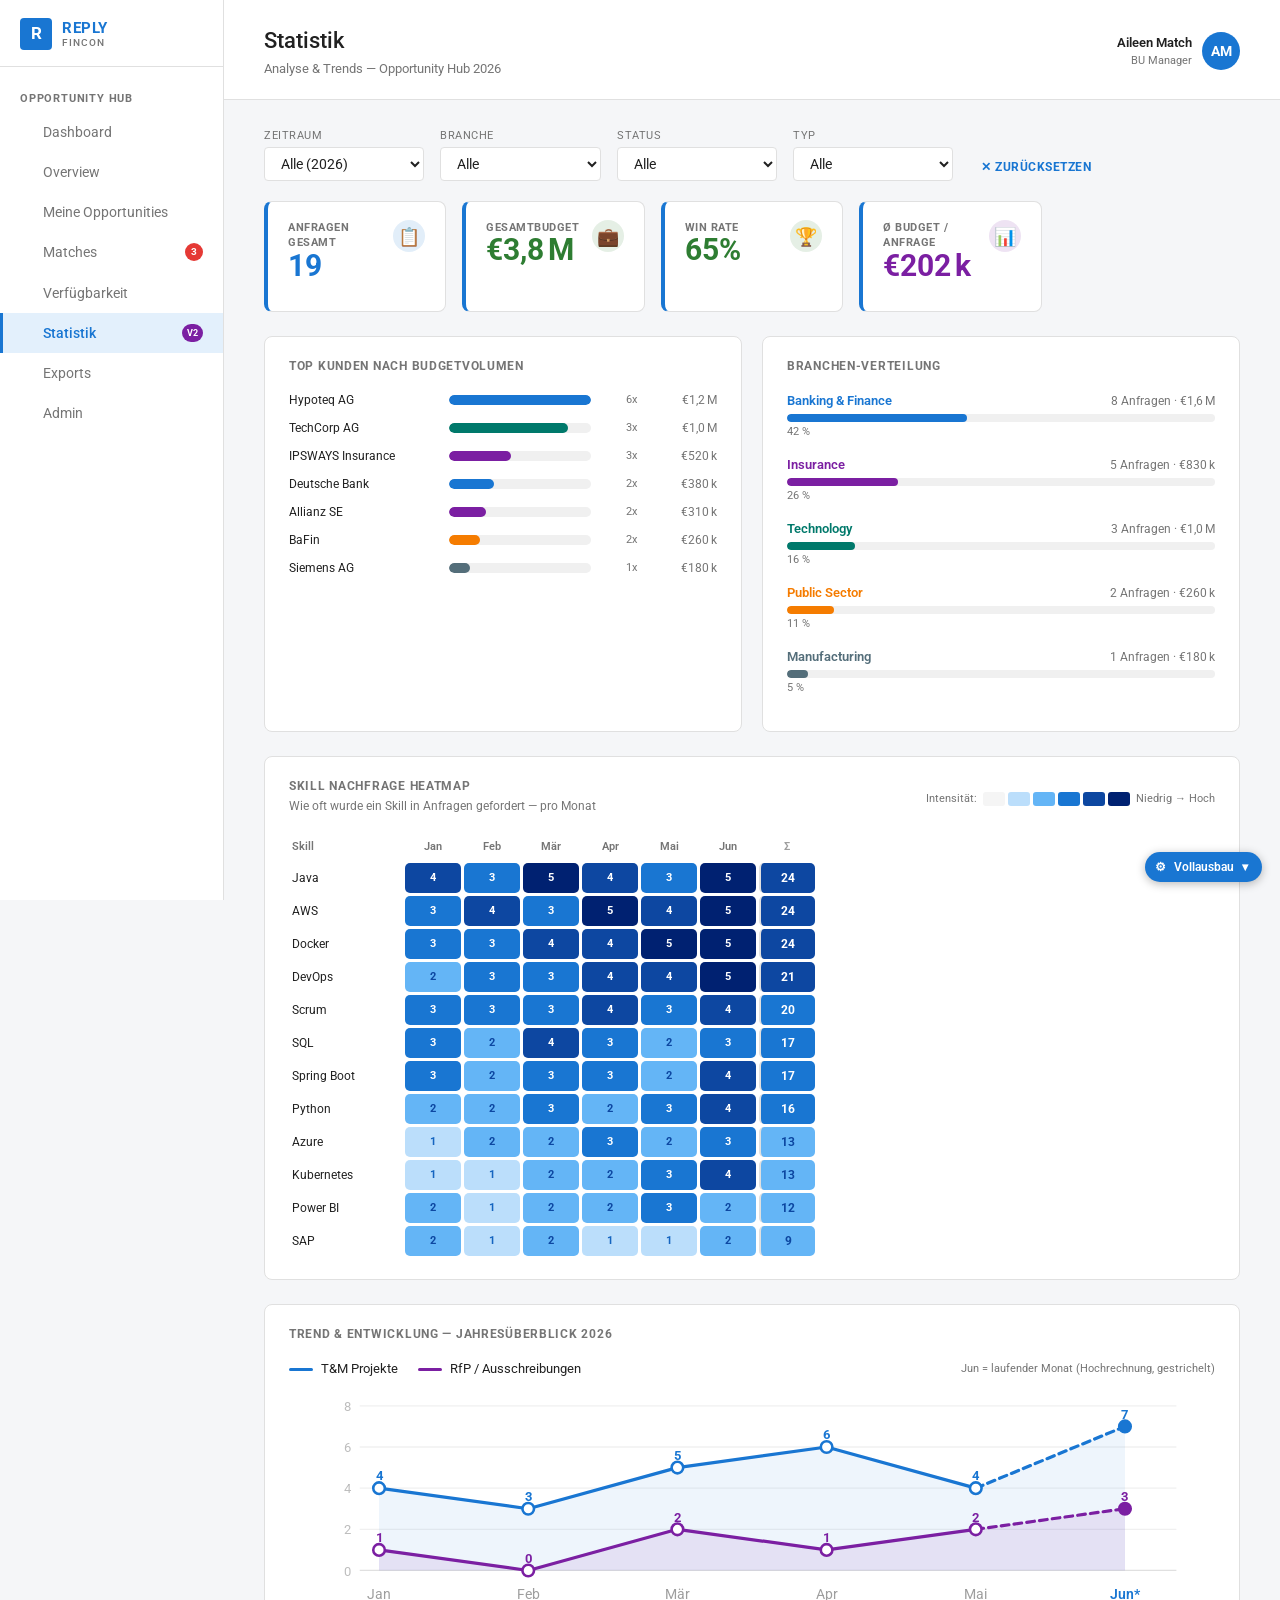
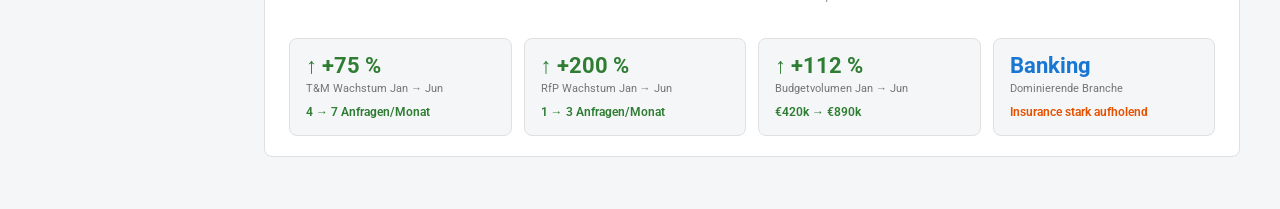
<file: mockup/frontend-prototype/statistik.html>
﻿<!DOCTYPE html>
<html lang="de">
<head>
  <meta charset="UTF-8" />
  <meta name="viewport" content="width=device-width, initial-scale=1.0" />
  <title>Statistik — Opportunity Hub</title>
  <link rel="stylesheet" href="styles.css" />
  <style>
    .stats-2col {
      display: grid;
      grid-template-columns: 1fr 1fr;
      gap: 20px;
      margin-bottom: 24px;
    }
    @media (max-width: 900px) { .stats-2col { grid-template-columns: 1fr; } }

    .stats-card {
      background: #fff;
      border: 1px solid var(--c-border);
      border-radius: 8px;
      padding: 20px 24px;
      margin-bottom: 24px;
    }
    .stats-card-title {
      font-size: 12px;
      font-weight: 700;
      text-transform: uppercase;
      letter-spacing: .06em;
      color: var(--c-text-muted);
      margin-bottom: 16px;
    }

    /* Horizontal bar chart */
    .bar-row { display: flex; align-items: center; gap: 10px; margin-bottom: 10px; font-size: 13px; }
    .bar-label { width: 150px; flex-shrink: 0; white-space: nowrap; overflow: hidden; text-overflow: ellipsis; font-size: 12px; }
    .bar-track { flex: 1; height: 10px; background: #F0F0F0; border-radius: 5px; overflow: hidden; }
    .bar-fill  { height: 10px; border-radius: 5px; transition: width .4s ease; }
    .bar-meta  { width: 70px; flex-shrink: 0; font-size: 12px; color: var(--c-text-muted); text-align: right; }
    .bar-count { width: 36px; flex-shrink: 0; font-size: 11px; color: var(--c-text-muted); text-align: right; }

    /* Industry rows */
    .ind-row { margin-bottom: 14px; }
    .ind-row-top { display: flex; justify-content: space-between; font-size: 13px; margin-bottom: 4px; align-items: baseline; }
    .ind-name { font-weight: 600; }
    .ind-meta { font-size: 12px; color: var(--c-text-muted); }
    .ind-bar-track { height: 8px; background: #F0F0F0; border-radius: 4px; overflow: hidden; }
    .ind-bar-fill  { height: 8px; border-radius: 4px; transition: width .4s ease; }
    .ind-pct { font-size: 11px; color: var(--c-text-muted); margin-top: 2px; }

    /* Heatmap */
    .heatmap-wrap { overflow-x: auto; }
    .heatmap { border-collapse: separate; border-spacing: 3px; font-size: 12px; }
    .heatmap th {
      padding: 5px 8px;
      font-weight: 600;
      font-size: 11px;
      color: var(--c-text-muted);
      text-align: center;
      white-space: nowrap;
    }
    .heatmap .h-skill {
      text-align: left;
      padding: 4px 16px 4px 0;
      font-size: 12px;
      white-space: nowrap;
      min-width: 110px;
      color: var(--c-text-primary);
    }
    .heatmap td.h-cell {
      width: 56px;
      height: 30px;
      text-align: center;
      font-size: 11px;
      font-weight: 700;
      border-radius: 5px;
    }
    .heatmap td.h-total {
      width: 56px;
      height: 30px;
      text-align: center;
      font-size: 12px;
      font-weight: 700;
      border-radius: 5px;
      border-left: 2px solid var(--c-border);
    }
    .heatmap-legend {
      display: flex;
      align-items: center;
      gap: 6px;
      margin-top: 14px;
      font-size: 11px;
      color: var(--c-text-muted);
    }
    .heatmap-legend-cells { display: flex; gap: 3px; }
    .heatmap-legend-cell { width: 22px; height: 14px; border-radius: 3px; }

    /* Trend SVG */
    .trend-legend {
      display: flex;
      gap: 20px;
      margin-bottom: 14px;
      flex-wrap: wrap;
      align-items: center;
    }
    .trend-legend-item { display: flex; align-items: center; gap: 8px; font-size: 13px; }
    .trend-legend-line {
      width: 24px;
      height: 3px;
      border-radius: 2px;
      flex-shrink: 0;
    }

    /* Insight cards */
    .insight-grid {
      display: grid;
      grid-template-columns: repeat(4, 1fr);
      gap: 12px;
      margin-top: 20px;
    }
    @media (max-width: 900px) { .insight-grid { grid-template-columns: 1fr 1fr; } }
    .insight-card {
      background: var(--c-bg);
      border: 1px solid var(--c-border);
      border-radius: 8px;
      padding: 14px 16px;
    }
    .insight-val   { font-size: 22px; font-weight: 700; margin-bottom: 2px; line-height: 1.2; }
    .insight-label { font-size: 11px; color: var(--c-text-muted); margin-bottom: 5px; }
    .insight-sub   { font-size: 12px; font-weight: 600; }
    .c-up   { color: #2E7D32; }
    .c-warn { color: #E65100; }
    .c-info { color: #1976D2; }
  </style>
</head>
<body>
<div class="app-shell">

  <!-- ── Sidebar ──────────────────────────────────────────────── -->
  <aside class="sidebar"></aside>

  <!-- ── Main ─────────────────────────────────────────────────── -->
  <main class="main-content">

    <header class="page-header">
      <div>
        <h1>Statistik</h1>
        <div style="font-size:13px;color:var(--c-text-muted);margin-top:2px">
          Analyse &amp; Trends — Opportunity Hub 2026
        </div>
      </div>
      <div style="display:flex;align-items:center;gap:10px">
        <div style="text-align:right">
          <div style="font-size:13px;font-weight:600;color:var(--c-text-primary)">Aileen Match</div>
          <div style="font-size:11px;color:var(--c-text-muted)">BU Manager</div>
        </div>
        <div class="avatar" style="background:#1976D2;width:38px;height:38px;font-size:14px;flex-shrink:0">AM</div>
      </div>
    </header>

    <div class="page-content">

      <!-- ── Filter Bar ─────────────────────────────────────────── -->
      <div class="filter-bar" style="margin-bottom:20px;flex-wrap:wrap">
        <div class="filter-group">
          <label for="f-zeitraum">Zeitraum</label>
          <select id="f-zeitraum" class="input-outlined">
            <option value="">Alle (2026)</option>
            <option value="q1">Q1 2026</option>
            <option value="q2">Q2 2026</option>
          </select>
        </div>
        <div class="filter-group">
          <label for="f-branche">Branche</label>
          <select id="f-branche" class="input-outlined">
            <option value="">Alle</option>
            <option value="Banking &amp; Finance">Banking &amp; Finance</option>
            <option value="Insurance">Insurance</option>
            <option value="Technology">Technology</option>
            <option value="Public Sector">Public Sector</option>
            <option value="Manufacturing">Manufacturing</option>
          </select>
        </div>
        <div class="filter-group">
          <label for="f-status">Status</label>
          <select id="f-status" class="input-outlined">
            <option value="">Alle</option>
            <option value="won">Gewonnen</option>
            <option value="lost">Nicht Gewonnen</option>
          </select>
        </div>
        <div class="filter-group">
          <label for="f-typ">Typ</label>
          <select id="f-typ" class="input-outlined">
            <option value="">Alle</option>
            <option value="tm">T&amp;M</option>
            <option value="rfp">RfP</option>
          </select>
        </div>
        <button class="btn btn-text btn-sm" id="filter-reset-btn" style="align-self:flex-end;margin-bottom:2px">
          ✕ Zurücksetzen
        </button>
      </div>

      <!-- ── KPI Strip ──────────────────────────────────────────── -->
      <div class="kpi-grid" style="margin-bottom:24px" id="kpi-strip"></div>

      <!-- ── Company + Industry (2 cols) ───────────────────────── -->
      <div class="stats-2col">
        <div class="stats-card" style="margin-bottom:0">
          <div class="stats-card-title">Top Kunden nach Budgetvolumen</div>
          <div id="company-chart"></div>
        </div>
        <div class="stats-card" style="margin-bottom:0">
          <div class="stats-card-title">Branchen-Verteilung</div>
          <div id="industry-chart"></div>
        </div>
      </div>

      <!-- ── Skill Nachfrage Heatmap ────────────────────────────── -->
      <div class="stats-card">
        <div style="display:flex;justify-content:space-between;align-items:flex-start;flex-wrap:wrap;gap:8px;margin-bottom:16px">
          <div>
            <div class="stats-card-title" style="margin-bottom:2px">Skill Nachfrage Heatmap</div>
            <div style="font-size:12px;color:var(--c-text-muted)">Wie oft wurde ein Skill in Anfragen gefordert — pro Monat</div>
          </div>
          <div class="heatmap-legend">
            <span>Intensität:</span>
            <div class="heatmap-legend-cells" id="heat-legend"></div>
            <span>Niedrig → Hoch</span>
          </div>
        </div>
        <div class="heatmap-wrap">
          <table class="heatmap" id="skill-heatmap"></table>
        </div>
      </div>

      <!-- ── Trend & Entwicklung ───────────────────────────────── -->
      <div class="stats-card">
        <div class="stats-card-title">Trend &amp; Entwicklung — Jahresüberblick 2026</div>

        <div class="trend-legend">
          <div class="trend-legend-item">
            <div class="trend-legend-line" style="background:#1976D2"></div>
            T&amp;M Projekte
          </div>
          <div class="trend-legend-item">
            <div class="trend-legend-line" style="background:#7B1FA2"></div>
            RfP / Ausschreibungen
          </div>
          <div style="margin-left:auto;font-size:11px;color:var(--c-text-muted)">
            Jun = laufender Monat (Hochrechnung, gestrichelt)
          </div>
        </div>

        <!-- SVG Line Chart -->
        <!-- Y-axis: 0–8 mapped to y=138–10, spacing=(138-10)/8=16px/unit -->
        <!-- X-axis: Jan–Jun, 6 points, x=70,186,302,418,534,650 (spacing=116px) -->
        <svg viewBox="0 0 720 175" xmlns="http://www.w3.org/2000/svg"
             style="width:100%;height:auto;overflow:visible;display:block">

          <!-- Grid lines (horizontal) -->
          <line x1="55" y1="10"  x2="690" y2="10"  stroke="#F0F0F0" stroke-width="1"/>
          <line x1="55" y1="42"  x2="690" y2="42"  stroke="#F0F0F0" stroke-width="1"/>
          <line x1="55" y1="74"  x2="690" y2="74"  stroke="#F0F0F0" stroke-width="1"/>
          <line x1="55" y1="106" x2="690" y2="106" stroke="#F0F0F0" stroke-width="1"/>
          <line x1="55" y1="138" x2="690" y2="138" stroke="#E0E0E0" stroke-width="1"/>

          <!-- Y-axis labels -->
          <text x="48" y="14"  text-anchor="end" font-size="10" fill="#BDBDBD">8</text>
          <text x="48" y="46"  text-anchor="end" font-size="10" fill="#BDBDBD">6</text>
          <text x="48" y="78"  text-anchor="end" font-size="10" fill="#BDBDBD">4</text>
          <text x="48" y="110" text-anchor="end" font-size="10" fill="#BDBDBD">2</text>
          <text x="48" y="142" text-anchor="end" font-size="10" fill="#BDBDBD">0</text>

          <!-- X-axis month labels -->
          <text x="70"  y="160" text-anchor="middle" font-size="11" fill="#9E9E9E">Jan</text>
          <text x="186" y="160" text-anchor="middle" font-size="11" fill="#9E9E9E">Feb</text>
          <text x="302" y="160" text-anchor="middle" font-size="11" fill="#9E9E9E">Mär</text>
          <text x="418" y="160" text-anchor="middle" font-size="11" fill="#9E9E9E">Apr</text>
          <text x="534" y="160" text-anchor="middle" font-size="11" fill="#9E9E9E">Mai</text>
          <text x="650" y="160" text-anchor="middle" font-size="11" fill="#1976D2" font-weight="600">Jun*</text>

          <!-- T&M: values 4,3,5,6,4,7 → y: 74,90,58,42,74,26 -->
          <!-- Fill area -->
          <path d="M 70,74 L 186,90 L 302,58 L 418,42 L 534,74 L 650,26 L 650,138 L 70,138 Z"
                fill="#1976D2" opacity="0.07"/>
          <!-- Solid line Jan–May -->
          <polyline points="70,74 186,90 302,58 418,42 534,74"
                    fill="none" stroke="#1976D2" stroke-width="2.5"
                    stroke-linejoin="round" stroke-linecap="round"/>
          <!-- Dashed segment May–Jun (projection) -->
          <line x1="534" y1="74" x2="650" y2="26"
                stroke="#1976D2" stroke-width="2.5"
                stroke-dasharray="6 4" stroke-linecap="round"/>
          <!-- Data point dots T&M -->
          <circle cx="70"  cy="74"  r="4.5" fill="#fff" stroke="#1976D2" stroke-width="2"/>
          <circle cx="186" cy="90"  r="4.5" fill="#fff" stroke="#1976D2" stroke-width="2"/>
          <circle cx="302" cy="58"  r="4.5" fill="#fff" stroke="#1976D2" stroke-width="2"/>
          <circle cx="418" cy="42"  r="4.5" fill="#fff" stroke="#1976D2" stroke-width="2"/>
          <circle cx="534" cy="74"  r="4.5" fill="#fff" stroke="#1976D2" stroke-width="2"/>
          <circle cx="650" cy="26"  r="4.5" fill="#1976D2" stroke="#1976D2" stroke-width="2"/>
          <!-- Value labels T&M -->
          <text x="70"  y="68"  text-anchor="middle" font-size="10" fill="#1976D2" font-weight="700">4</text>
          <text x="186" y="84"  text-anchor="middle" font-size="10" fill="#1976D2" font-weight="700">3</text>
          <text x="302" y="52"  text-anchor="middle" font-size="10" fill="#1976D2" font-weight="700">5</text>
          <text x="418" y="36"  text-anchor="middle" font-size="10" fill="#1976D2" font-weight="700">6</text>
          <text x="534" y="68"  text-anchor="middle" font-size="10" fill="#1976D2" font-weight="700">4</text>
          <text x="650" y="20"  text-anchor="middle" font-size="10" fill="#1976D2" font-weight="700">7</text>

          <!-- RfP: values 1,0,2,1,2,3 → y: 122,138,106,122,106,90 -->
          <!-- Fill area -->
          <path d="M 70,122 L 186,138 L 302,106 L 418,122 L 534,106 L 650,90 L 650,138 L 70,138 Z"
                fill="#7B1FA2" opacity="0.09"/>
          <!-- Solid line Jan–May -->
          <polyline points="70,122 186,138 302,106 418,122 534,106"
                    fill="none" stroke="#7B1FA2" stroke-width="2.5"
                    stroke-linejoin="round" stroke-linecap="round"/>
          <!-- Dashed segment May–Jun -->
          <line x1="534" y1="106" x2="650" y2="90"
                stroke="#7B1FA2" stroke-width="2.5"
                stroke-dasharray="6 4" stroke-linecap="round"/>
          <!-- Data point dots RfP -->
          <circle cx="70"  cy="122" r="4.5" fill="#fff" stroke="#7B1FA2" stroke-width="2"/>
          <circle cx="186" cy="138" r="4.5" fill="#fff" stroke="#7B1FA2" stroke-width="2"/>
          <circle cx="302" cy="106" r="4.5" fill="#fff" stroke="#7B1FA2" stroke-width="2"/>
          <circle cx="418" cy="122" r="4.5" fill="#fff" stroke="#7B1FA2" stroke-width="2"/>
          <circle cx="534" cy="106" r="4.5" fill="#fff" stroke="#7B1FA2" stroke-width="2"/>
          <circle cx="650" cy="90"  r="4.5" fill="#7B1FA2" stroke="#7B1FA2" stroke-width="2"/>
          <!-- Value labels RfP -->
          <text x="70"  y="116" text-anchor="middle" font-size="10" fill="#7B1FA2" font-weight="700">1</text>
          <text x="186" y="132" text-anchor="middle" font-size="10" fill="#7B1FA2" font-weight="700">0</text>
          <text x="302" y="100" text-anchor="middle" font-size="10" fill="#7B1FA2" font-weight="700">2</text>
          <text x="418" y="116" text-anchor="middle" font-size="10" fill="#7B1FA2" font-weight="700">1</text>
          <text x="534" y="100" text-anchor="middle" font-size="10" fill="#7B1FA2" font-weight="700">2</text>
          <text x="650" y="84"  text-anchor="middle" font-size="10" fill="#7B1FA2" font-weight="700">3</text>
        </svg>

        <!-- Trend Insight Cards -->
        <div class="insight-grid">
          <div class="insight-card">
            <div class="insight-val c-up">↑ +75 %</div>
            <div class="insight-label">T&amp;M Wachstum Jan → Jun</div>
            <div class="insight-sub c-up">4 → 7 Anfragen/Monat</div>
          </div>
          <div class="insight-card">
            <div class="insight-val c-up">↑ +200 %</div>
            <div class="insight-label">RfP Wachstum Jan → Jun</div>
            <div class="insight-sub c-up">1 → 3 Anfragen/Monat</div>
          </div>
          <div class="insight-card">
            <div class="insight-val c-up">↑ +112 %</div>
            <div class="insight-label">Budgetvolumen Jan → Jun</div>
            <div class="insight-sub c-up">€420k → €890k</div>
          </div>
          <div class="insight-card">
            <div class="insight-val c-info">Banking</div>
            <div class="insight-label">Dominierende Branche</div>
            <div class="insight-sub c-warn">Insurance stark aufholend</div>
          </div>
        </div>

      </div><!-- /trend card -->

    </div><!-- /page-content -->
  </main>

</div><!-- /app-shell -->
<script src="features.js"></script>
<script src="sidebar.js"></script>
<script src="script.js"></script>
<script>
/* ── Raw opportunity data ─────────────────────────────────────── */
var STAT_DATA = [
  { company:'TechCorp AG',       industry:'Technology',        type:'tm',  won:true,  budget:380, q:'q1', skills:['AWS','Docker','Python','CI/CD'] },
  { company:'TechCorp AG',       industry:'Technology',        type:'rfp', won:true,  budget:420, q:'q1', skills:['AWS','Kubernetes','DevOps','Terraform'] },
  { company:'Hypoteq AG',        industry:'Banking & Finance', type:'tm',  won:true,  budget:180, q:'q1', skills:['Java','SQL','Spring Boot'] },
  { company:'Hypoteq AG',        industry:'Banking & Finance', type:'tm',  won:false, budget:150, q:'q1', skills:['Java','AWS','Docker'] },
  { company:'Hypoteq AG',        industry:'Banking & Finance', type:'tm',  won:true,  budget:200, q:'q2', skills:['Java','PostgreSQL','Scrum'] },
  { company:'Hypoteq AG',        industry:'Banking & Finance', type:'rfp', won:false, budget:160, q:'q2', skills:['SAP','SQL'] },
  { company:'Hypoteq AG',        industry:'Banking & Finance', type:'tm',  won:true,  budget:150, q:'q2', skills:['Java','Scrum','Docker'] },
  { company:'IPSWAYS Insurance', industry:'Insurance',         type:'rfp', won:true,  budget:220, q:'q1', skills:['Java','AWS','Microservices'] },
  { company:'IPSWAYS Insurance', industry:'Insurance',         type:'tm',  won:true,  budget:180, q:'q2', skills:['Python','SQL','Power BI'] },
  { company:'IPSWAYS Insurance', industry:'Insurance',         type:'tm',  won:false, budget:120, q:'q2', skills:['Azure','DevOps','Docker'] },
  { company:'Deutsche Bank',     industry:'Banking & Finance', type:'rfp', won:true,  budget:220, q:'q1', skills:['Java','Scrum','SQL','Confluence'] },
  { company:'Deutsche Bank',     industry:'Banking & Finance', type:'tm',  won:false, budget:160, q:'q2', skills:['Python','Power BI','SQL'] },
  { company:'Allianz SE',        industry:'Insurance',         type:'tm',  won:true,  budget:140, q:'q1', skills:['Java','Spring Boot','DevOps'] },
  { company:'Allianz SE',        industry:'Insurance',         type:'rfp', won:true,  budget:170, q:'q2', skills:['AWS','Kubernetes','Docker'] },
  { company:'BaFin',             industry:'Public Sector',     type:'tm',  won:false, budget:130, q:'q1', skills:['Java','Scrum','SQL'] },
  { company:'BaFin',             industry:'Public Sector',     type:'rfp', won:true,  budget:130, q:'q2', skills:['AWS','Azure','DevOps'] },
  { company:'Siemens AG',        industry:'Manufacturing',     type:'tm',  won:false, budget:180, q:'q2', skills:['SAP','Python','ABAP'] },
  { company:'TechCorp AG',       industry:'Technology',        type:'tm',  won:null,  budget:200, q:'q2', skills:['DevOps','Kubernetes','Docker'] },
  { company:'Hypoteq AG',        industry:'Banking & Finance', type:'rfp', won:null,  budget:350, q:'q2', skills:['Java','AWS','Scrum','Spring Boot'] },
];

/* ── Skill heatmap data (monthly intensity 0–5) ───────────────── */
var SKILL_DATA = [
  { name:'Java',        vals:[4,3,5,4,3,5] },
  { name:'AWS',         vals:[3,4,3,5,4,5] },
  { name:'Docker',      vals:[3,3,4,4,5,5] },
  { name:'DevOps',      vals:[2,3,3,4,4,5] },
  { name:'Python',      vals:[2,2,3,2,3,4] },
  { name:'SQL',         vals:[3,2,4,3,2,3] },
  { name:'Spring Boot', vals:[3,2,3,3,2,4] },
  { name:'Scrum',       vals:[3,3,3,4,3,4] },
  { name:'Azure',       vals:[1,2,2,3,2,3] },
  { name:'Kubernetes',  vals:[1,1,2,2,3,4] },
  { name:'SAP',         vals:[2,1,2,1,1,2] },
  { name:'Power BI',    vals:[2,1,2,2,3,2] },
];

var MONTHS_ALL = ['Jan','Feb','Mär','Apr','Mai','Jun'];

var IND_COLORS = {
  'Banking & Finance': '#1976D2',
  'Insurance':         '#7B1FA2',
  'Technology':        '#00796B',
  'Public Sector':     '#F57C00',
  'Manufacturing':     '#546E7A',
};

/* ── Filter state ─────────────────────────────────────────────── */
var fZ = '', fB = '', fS = '', fT = '';

function getFiltered() {
  return STAT_DATA.filter(function(d) {
    if (fZ && d.q !== fZ) return false;
    if (fB && d.industry !== fB) return false;
    if (fS === 'won'  && d.won !== true)  return false;
    if (fS === 'lost' && d.won !== false) return false;
    if (fT && d.type !== fT) return false;
    return true;
  });
}

/* ── Helpers ──────────────────────────────────────────────────── */
var HEAT_COLORS = ['#F5F5F5','#BBDEFB','#64B5F6','#1976D2','#0D47A1','#002171'];
var HEAT_TEXT   = ['#757575','#1565C0','#0D47A1','#fff','#fff','#fff'];

function heatColor(v) { return HEAT_COLORS[Math.min(v, 5)] || HEAT_COLORS[0]; }
function heatText(v)  { return HEAT_TEXT[Math.min(v, 5)]   || HEAT_TEXT[0]; }

function fmtBudget(k) {
  if (k >= 1000) return '€' + (k / 1000).toFixed(1).replace('.', ',') + ' M';
  return '€' + k + ' k';
}

function groupBy(arr, key) {
  var out = {};
  arr.forEach(function(d) {
    var k = d[key];
    if (!out[k]) out[k] = [];
    out[k].push(d);
  });
  return out;
}

/* ── KPI Strip ────────────────────────────────────────────────── */
function renderKPI() {
  var data    = getFiltered();
  var total   = data.length;
  var budgetK = data.reduce(function(s, d) { return s + (d.budget || 0); }, 0);
  var decided = data.filter(function(d) { return d.won !== null; });
  var wonCnt  = decided.filter(function(d) { return d.won === true; }).length;
  var winRate = decided.length ? Math.round(wonCnt / decided.length * 100) : 0;
  var avgBudget = total ? Math.round(budgetK / total) : 0;

  function card(label, val, icon, color) {
    return '<div class="kpi-card">' +
      '<div class="kpi-top">' +
        '<div>' +
          '<div class="kpi-label">' + label + '</div>' +
          '<div class="kpi-value" style="color:' + color + '">' + val + '</div>' +
        '</div>' +
        '<div class="kpi-icon" style="background:' + color + '20;color:' + color + ';font-size:18px">' + icon + '</div>' +
      '</div>' +
    '</div>';
  }

  document.getElementById('kpi-strip').innerHTML =
    card('Anfragen gesamt',    total,                 '📋', '#1976D2') +
    card('Gesamtbudget',       fmtBudget(budgetK),    '💼', '#2E7D32') +
    card('Win Rate',           winRate + '%',          '🏆', winRate >= 60 ? '#2E7D32' : '#E65100') +
    card('Ø Budget / Anfrage', fmtBudget(avgBudget),  '📊', '#7B1FA2');
}

/* ── Company Chart ────────────────────────────────────────────── */
function renderCompanies() {
  var data = getFiltered();
  var map  = {};
  data.forEach(function(d) {
    if (!map[d.company]) map[d.company] = { name: d.company, count: 0, budget: 0, industry: d.industry };
    map[d.company].count++;
    map[d.company].budget += d.budget;
  });
  var list = Object.keys(map).map(function(k) { return map[k]; })
    .sort(function(a, b) { return b.budget - a.budget; }).slice(0, 7);
  var maxB = list.length ? list[0].budget : 1;

  var html = '';
  list.forEach(function(c) {
    var pct = Math.round(c.budget / maxB * 100);
    var col = IND_COLORS[c.industry] || '#1976D2';
    html +=
      '<div class="bar-row">' +
        '<div class="bar-label" title="' + c.name + '">' + c.name + '</div>' +
        '<div class="bar-track"><div class="bar-fill" style="width:' + pct + '%;background:' + col + '"></div></div>' +
        '<div class="bar-count">' + c.count + 'x</div>' +
        '<div class="bar-meta">' + fmtBudget(c.budget) + '</div>' +
      '</div>';
  });
  document.getElementById('company-chart').innerHTML =
    html || '<div style="color:var(--c-text-muted);font-size:13px;padding:20px 0 8px">Keine Daten für den gewählten Filter.</div>';
}

/* ── Industry Chart ───────────────────────────────────────────── */
function renderIndustries() {
  var data  = getFiltered();
  var total = data.length || 1;
  var map   = {};
  data.forEach(function(d) {
    if (!map[d.industry]) map[d.industry] = { name: d.industry, count: 0, budget: 0 };
    map[d.industry].count++;
    map[d.industry].budget += d.budget;
  });
  var list = Object.keys(map).map(function(k) { return map[k]; })
    .sort(function(a, b) { return b.count - a.count; });

  var html = '';
  list.forEach(function(ind) {
    var pct = Math.round(ind.count / total * 100);
    var col = IND_COLORS[ind.name] || '#9E9E9E';
    html +=
      '<div class="ind-row">' +
        '<div class="ind-row-top">' +
          '<span class="ind-name" style="color:' + col + '">' + ind.name + '</span>' +
          '<span class="ind-meta">' + ind.count + ' Anfragen &middot; ' + fmtBudget(ind.budget) + '</span>' +
        '</div>' +
        '<div class="ind-bar-track"><div class="ind-bar-fill" style="width:' + pct + '%;background:' + col + '"></div></div>' +
        '<div class="ind-pct">' + pct + ' %</div>' +
      '</div>';
  });
  document.getElementById('industry-chart').innerHTML =
    html || '<div style="color:var(--c-text-muted);font-size:13px;padding:20px 0 8px">Keine Daten.</div>';
}

/* ── Skill Heatmap ────────────────────────────────────────────── */
function renderHeatmap() {
  // Only Zeitraum filter applies to the heatmap columns
  var startIdx = fZ === 'q2' ? 3 : 0;
  var endIdx   = fZ === 'q1' ? 3 : (fZ === 'q2' ? 6 : 6);
  var months   = MONTHS_ALL.slice(startIdx, endIdx);

  // Build legend
  var legHtml = '';
  HEAT_COLORS.forEach(function(c, i) {
    legHtml += '<div class="heatmap-legend-cell" style="background:' + c + '" title="' + i + '"></div>';
  });
  document.getElementById('heat-legend').innerHTML = legHtml;

  // Build table
  var html = '<thead><tr>' +
    '<th style="text-align:left;padding-left:0;min-width:110px">Skill</th>';
  months.forEach(function(m) { html += '<th>' + m + '</th>'; });
  html += '<th style="color:#9E9E9E;padding-left:8px">Σ</th></tr></thead><tbody>';

  // Sort skills by total demand (desc)
  var sorted = SKILL_DATA.map(function(s) {
    var vals = s.vals.slice(startIdx, endIdx);
    return { name: s.name, vals: vals, total: vals.reduce(function(a,b){return a+b;},0) };
  }).sort(function(a,b){ return b.total - a.total; });

  sorted.forEach(function(s) {
    html += '<tr><td class="h-skill">' + s.name + '</td>';
    s.vals.forEach(function(v) {
      html += '<td class="h-cell" style="background:' + heatColor(v) + ';color:' + heatText(v) + '">' + v + '</td>';
    });
    var avgV = Math.round(s.total / s.vals.length);
    html += '<td class="h-total" style="background:' + heatColor(avgV) + ';color:' + heatText(avgV) + '">' + s.total + '</td>';
    html += '</tr>';
  });
  html += '</tbody>';
  document.getElementById('skill-heatmap').innerHTML = html;
}

/* ── Render all ───────────────────────────────────────────────── */
function renderAll() {
  renderKPI();
  renderCompanies();
  renderIndustries();
  renderHeatmap();
}

/* ── Filter wiring ────────────────────────────────────────────── */
document.getElementById('f-zeitraum').addEventListener('change', function() { fZ = this.value; renderAll(); });
document.getElementById('f-branche').addEventListener('change',  function() { fB = this.value; renderAll(); });
document.getElementById('f-status').addEventListener('change',   function() { fS = this.value; renderAll(); });
document.getElementById('f-typ').addEventListener('change',      function() { fT = this.value; renderAll(); });

document.getElementById('filter-reset-btn').addEventListener('click', function() {
  fZ = fB = fS = fT = '';
  ['f-zeitraum','f-branche','f-status','f-typ'].forEach(function(id) {
    document.getElementById(id).value = '';
  });
  renderAll();
});

renderAll();
</script>
  <script src="feature-toggle.js"></script>
</body>
</html>
</file>
<file: mockup/frontend-prototype/styles.css>
@import url('https://fonts.googleapis.com/css2?family=Roboto:wght@400;500;700&display=swap');

/* ── Design Tokens ───────────────────────────────────────────── */
:root {
  --c-primary:       #1976D2;
  --c-primary-light: #E3F0FC;
  --c-primary-dark:  #1256A0;
  --c-danger:        #E53935;
  --c-text:          #212121;
  --c-text-muted:    #757575;
  --c-border:        #E0E0E0;
  --c-surface:       #FFFFFF;
  --c-bg:            #F5F6F8;

  /* Status pills — from UI spec */
  --pill-open-bg:       #E3F0FC;  --pill-open-text:       #1256A0;
  --pill-approved-bg:   #E1F5EE;  --pill-approved-text:   #0F6E56;
  --pill-review-bg:     #FAEEDA;  --pill-review-text:     #854F0B;
  --pill-rejected-bg:   #FCEBEB;  --pill-rejected-text:   #791F1F;
  --pill-neutral-bg:    #F1EFE8;  --pill-neutral-text:    #5F5E5A;

  --sidebar-w: 224px;
  --font: 'Roboto', sans-serif;
  --radius: 4px;
}

/* ── Reset ───────────────────────────────────────────────────── */
*, *::before, *::after { box-sizing: border-box; margin: 0; padding: 0; }

body {
  font-family: var(--font);
  font-size: 14px;
  color: var(--c-text);
  background: var(--c-bg);
  line-height: 1.5;
}

a { color: inherit; text-decoration: none; }
button { font-family: var(--font); cursor: pointer; }

/* ── App Shell ───────────────────────────────────────────────── */
.app-shell {
  display: flex;
  min-height: 100vh;
}

/* ── Sidebar ─────────────────────────────────────────────────── */
.sidebar {
  width: var(--sidebar-w);
  background: var(--c-surface);
  border-right: 1px solid var(--c-border);
  display: flex;
  flex-direction: column;
  flex-shrink: 0;
  position: fixed;
  top: 0;
  bottom: 0;
  left: 0;
  overflow-y: auto;
  z-index: 100;
}

.sidebar-logo {
  padding: 18px 20px 16px;
  border-bottom: 1px solid var(--c-border);
  display: flex;
  align-items: center;
  gap: 10px;
}

.logo-mark {
  width: 32px;
  height: 32px;
  background: var(--c-primary);
  border-radius: 4px;
  display: flex;
  align-items: center;
  justify-content: center;
  color: #fff;
  font-size: 17px;
  font-weight: 700;
  flex-shrink: 0;
}

.logo-text { display: flex; flex-direction: column; line-height: 1.2; }
.logo-text .brand { font-size: 15px; font-weight: 700; color: var(--c-primary); letter-spacing: 0.5px; }
.logo-text .sub   { font-size: 10px; font-weight: 500; color: var(--c-text-muted); letter-spacing: 1px; text-transform: uppercase; }

.sidebar-nav { padding: 8px 0; flex: 1; }

.nav-section-header {
  padding: 16px 20px 4px;
  font-size: 11px;
  font-weight: 700;
  text-transform: uppercase;
  letter-spacing: 0.8px;
  color: var(--c-text-muted);
}

.nav-item {
  display: flex;
  align-items: center;
  gap: 10px;
  padding: 10px 20px;
  color: var(--c-text-muted);
  font-size: 14px;
  border-left: 3px solid transparent;
  transition: background 0.15s, color 0.15s;
}

.nav-item:hover { background: var(--c-bg); color: var(--c-text); }

.nav-item.active {
  border-left-color: var(--c-primary);
  color: var(--c-primary);
  background: var(--c-primary-light);
  font-weight: 500;
}

.nav-item.nav-sub { padding-left: 40px; font-size: 13.5px; }

/* ── Main Content ────────────────────────────────────────────── */
.main-content {
  margin-left: var(--sidebar-w);
  flex: 1;
  display: flex;
  flex-direction: column;
  min-height: 100vh;
}

/* ── Page Header ─────────────────────────────────────────────── */
.page-header {
  padding: 24px 40px 20px;
  background: var(--c-surface);
  border-bottom: 1px solid var(--c-border);
  display: flex;
  align-items: center;
  justify-content: space-between;
  gap: 16px;
}

.page-header h1 {
  font-size: 22px;
  font-weight: 500;
}

.page-content { padding: 28px 40px; flex: 1; }

/* ── Detail Header ───────────────────────────────────────────── */
.detail-header {
  padding: 20px 40px 0;
  background: var(--c-surface);
  border-bottom: 1px solid var(--c-border);
}

.breadcrumb {
  display: inline-flex;
  align-items: center;
  gap: 4px;
  font-size: 13px;
  color: var(--c-primary);
  margin-bottom: 10px;
}
.breadcrumb:hover { text-decoration: underline; }

.detail-header h1 {
  font-size: 22px;
  font-weight: 500;
  display: flex;
  align-items: center;
  gap: 12px;
  margin-bottom: 10px;
}

.detail-meta {
  display: flex;
  gap: 28px;
  font-size: 13px;
  color: var(--c-text-muted);
  padding-bottom: 20px;
  flex-wrap: wrap;
}

/* ── Stat Cards ──────────────────────────────────────────────── */
.stat-cards {
  display: flex;
  gap: 16px;
  margin-bottom: 0;
  padding: 20px 40px;
  background: var(--c-bg);
  border-bottom: 1px solid var(--c-border);
}

.stat-card {
  flex: 1;
  background: var(--c-surface);
  border: 1px solid var(--c-border);
  border-radius: var(--radius);
  padding: 14px 20px;
}

.stat-card .stat-label {
  font-size: 11px;
  color: var(--c-text-muted);
  text-transform: uppercase;
  letter-spacing: 0.5px;
  margin-bottom: 4px;
}

.stat-card .stat-value {
  font-size: 26px;
  font-weight: 700;
  color: var(--c-text);
}

/* ── Tabs ────────────────────────────────────────────────────── */
.tabs {
  display: flex;
  padding: 0 40px;
  background: var(--c-surface);
  border-bottom: 2px solid var(--c-border);
}

.tab-btn {
  padding: 14px 24px;
  background: none;
  border: none;
  border-bottom: 2px solid transparent;
  margin-bottom: -2px;
  font-size: 13px;
  font-weight: 700;
  letter-spacing: 0.5px;
  text-transform: uppercase;
  color: var(--c-text-muted);
  transition: color 0.15s, border-color 0.15s;
}

.tab-btn:hover { color: var(--c-text); }

.tab-btn.active {
  color: var(--c-primary);
  border-bottom-color: var(--c-primary);
}

.tab-panel { display: none; }
.tab-panel.active { display: block; }

/* ── Buttons ─────────────────────────────────────────────────── */
.btn {
  display: inline-flex;
  align-items: center;
  gap: 6px;
  padding: 8px 18px;
  border-radius: var(--radius);
  font-size: 13px;
  font-weight: 700;
  letter-spacing: 0.5px;
  text-transform: uppercase;
  border: none;
  transition: background 0.15s;
  white-space: nowrap;
}

.btn-primary   { background: var(--c-primary); color: #fff; }
.btn-primary:hover { background: var(--c-primary-dark); }

.btn-outlined  { background: transparent; color: var(--c-primary); border: 1px solid var(--c-primary); }
.btn-outlined:hover { background: var(--c-primary-light); }

.btn-text      { background: transparent; color: var(--c-primary); padding: 8px 12px; }
.btn-text:hover { background: var(--c-primary-light); }

.btn-sm { padding: 5px 12px; font-size: 12px; }

/* ── Status Pills ────────────────────────────────────────────── */
.pill {
  display: inline-flex;
  align-items: center;
  padding: 3px 10px;
  border-radius: 12px;
  font-size: 11px;
  font-weight: 700;
  letter-spacing: 0.4px;
  text-transform: uppercase;
  white-space: nowrap;
}

.pill-open     { background: var(--pill-open-bg);     color: var(--pill-open-text); }
.pill-approved { background: var(--pill-approved-bg); color: var(--pill-approved-text); }
.pill-review   { background: var(--pill-review-bg);   color: var(--pill-review-text); }
.pill-rejected { background: var(--pill-rejected-bg); color: var(--pill-rejected-text); }
.pill-neutral  { background: var(--pill-neutral-bg);  color: var(--pill-neutral-text); }

/* ── Skill Chips ─────────────────────────────────────────────── */
.chip {
  display: inline-block;
  background: #F5F5F5;
  color: var(--c-text);
  padding: 2px 9px;
  border-radius: 12px;
  font-size: 12px;
  margin: 1px 2px;
}

/* ── Filter Bar ──────────────────────────────────────────────── */
.filter-bar {
  display: flex;
  align-items: flex-end;
  gap: 16px;
  margin-bottom: 20px;
  flex-wrap: wrap;
}

.filter-group { display: flex; flex-direction: column; gap: 3px; }
.filter-group label { font-size: 11px; color: var(--c-text-muted); text-transform: uppercase; letter-spacing: 0.5px; }

.input-outlined {
  border: 1px solid var(--c-border);
  border-radius: var(--radius);
  padding: 7px 12px;
  font-family: var(--font);
  font-size: 14px;
  color: var(--c-text);
  background: var(--c-surface);
  outline: none;
  transition: border-color 0.15s;
  min-width: 160px;
}

.input-outlined:focus { border-color: var(--c-primary); }

/* ── Data Table ──────────────────────────────────────────────── */
.data-table {
  width: 100%;
  border-collapse: collapse;
  background: var(--c-surface);
  border: 1px solid var(--c-border);
  border-radius: var(--radius);
  overflow: hidden;
}

.data-table th {
  text-align: left;
  padding: 12px 16px;
  font-size: 11px;
  font-weight: 700;
  text-transform: uppercase;
  letter-spacing: 0.5px;
  color: var(--c-text-muted);
  border-bottom: 1px solid var(--c-border);
  background: var(--c-surface);
  white-space: nowrap;
}

.data-table td {
  padding: 14px 16px;
  border-bottom: 1px solid var(--c-border);
  vertical-align: middle;
}

.data-table tr:last-child td { border-bottom: none; }
.data-table tbody tr:hover { background: var(--c-bg); cursor: pointer; }

.row-title       { font-weight: 500; margin-bottom: 2px; }
.row-creator     { font-size: 12px; color: var(--c-text-muted); }

/* ── Pagination ──────────────────────────────────────────────── */
.pagination {
  display: flex;
  justify-content: flex-end;
  align-items: center;
  gap: 8px;
  padding: 16px 0 4px;
  font-size: 13px;
  color: var(--c-text-muted);
}

/* ── Mode Selection Cards (new-opportunity) ──────────────────── */
.step-indicator {
  font-size: 12px;
  color: var(--c-text-muted);
  text-transform: uppercase;
  letter-spacing: 0.5px;
  margin-bottom: 4px;
}

.mode-cards {
  display: grid;
  grid-template-columns: 1fr 1fr;
  gap: 24px;
  max-width: 680px;
  margin-top: 28px;
}

.mode-card {
  background: var(--c-surface);
  border: 2px solid var(--c-border);
  border-radius: var(--radius);
  padding: 28px;
  cursor: pointer;
  transition: border-color 0.15s, background 0.15s;
  position: relative;
}

.mode-card:hover { border-color: var(--c-primary); }
.mode-card.recommended { border-color: var(--c-primary); }

.mode-badge {
  position: absolute;
  top: 14px;
  right: 14px;
  background: var(--c-primary);
  color: #fff;
  font-size: 10px;
  font-weight: 700;
  padding: 2px 8px;
  border-radius: 12px;
  text-transform: uppercase;
  letter-spacing: 0.5px;
}

.mode-badge.disabled { background: var(--c-text-muted); }

.mode-card h2     { font-size: 16px; font-weight: 700; margin-bottom: 8px; }
.mode-card p      { font-size: 13px; color: var(--c-text-muted); line-height: 1.6; margin-bottom: 20px; }
.mode-card.disabled { opacity: 0.55; cursor: not-allowed; }
.mode-card.disabled:hover { border-color: var(--c-border); }

/* ── Placeholder ─────────────────────────────────────────────── */
.placeholder-text {
  color: var(--c-text-muted);
  font-style: italic;
  padding: 40px 0;
  text-align: center;
}

/* ── Form Layout ─────────────────────────────────────────────── */
.form-wrapper { max-width: 760px; }

.form-section {
  background: var(--c-surface);
  border: 1px solid var(--c-border);
  border-radius: var(--radius);
  padding: 24px 28px;
  margin-bottom: 16px;
}

.form-section-title {
  font-size: 11px;
  font-weight: 700;
  text-transform: uppercase;
  letter-spacing: 0.8px;
  color: var(--c-text-muted);
  margin-bottom: 20px;
  padding-bottom: 12px;
  border-bottom: 1px solid var(--c-border);
}

.form-grid {
  display: grid;
  grid-template-columns: 1fr 1fr;
  gap: 20px;
}

.form-grid-3 { grid-template-columns: 1fr 1fr 1fr; }

.form-field {
  display: flex;
  flex-direction: column;
  gap: 5px;
  margin-bottom: 16px;
}

.form-field:last-child { margin-bottom: 0; }

.form-field label { font-size: 13px; font-weight: 500; color: var(--c-text); }
.form-field .required { color: var(--c-danger); margin-left: 2px; }

.input-outlined.error { border-color: var(--c-danger); }

.field-error { font-size: 12px; color: var(--c-danger); min-height: 16px; }

textarea.input-outlined { resize: vertical; min-height: 80px; }

/* ── Chip Input ──────────────────────────────────────────────── */
.chip-input-wrapper {
  display: flex;
  flex-wrap: wrap;
  gap: 6px;
  align-items: center;
  border: 1px solid var(--c-border);
  border-radius: var(--radius);
  padding: 8px 12px;
  background: var(--c-surface);
  min-height: 44px;
  transition: border-color 0.15s;
  cursor: text;
}

.chip-input-wrapper:focus-within { border-color: var(--c-primary); }

.chip-removable {
  display: inline-flex;
  align-items: center;
  gap: 4px;
  background: var(--c-primary-light);
  color: var(--c-primary-dark);
  padding: 3px 8px 3px 10px;
  border-radius: 12px;
  font-size: 13px;
}

.chip-remove-btn {
  background: none;
  border: none;
  color: var(--c-primary);
  font-size: 15px;
  padding: 0;
  line-height: 1;
  cursor: pointer;
  font-weight: 700;
}

.chip-remove-btn:hover { color: var(--c-danger); }

.chip-text-input {
  border: none;
  outline: none;
  font-family: var(--font);
  font-size: 14px;
  min-width: 160px;
  flex: 1;
}

.skill-suggestions {
  display: flex;
  align-items: center;
  gap: 6px;
  flex-wrap: wrap;
  margin-top: 8px;
}

.suggestion-label { font-size: 12px; color: var(--c-text-muted); }

.chip-suggest {
  background: #F5F5F5;
  border: 1px solid var(--c-border);
  color: var(--c-text);
  padding: 2px 10px;
  border-radius: 12px;
  font-size: 12px;
  cursor: pointer;
  font-family: var(--font);
  transition: background 0.12s, border-color 0.12s;
}

.chip-suggest:hover {
  background: var(--c-primary-light);
  border-color: var(--c-primary);
  color: var(--c-primary);
}

/* ── Form Actions ────────────────────────────────────────────── */
.form-actions {
  display: flex;
  justify-content: space-between;
  align-items: center;
  padding-top: 8px;
}

.btn:disabled { opacity: 0.4; cursor: not-allowed; }

/* ── Candidate Match List ────────────────────────────────────── */
.match-filter-bar {
  display: flex;
  gap: 12px;
  margin-bottom: 20px;
  flex-wrap: wrap;
}

.match-group { margin-bottom: 28px; }

.match-group-header {
  display: flex;
  align-items: center;
  gap: 10px;
  padding: 9px 16px;
  border-radius: var(--radius);
  margin-bottom: 4px;
  font-size: 13px;
  font-weight: 700;
}

.match-group-header.available { background: #2E7D32; color: #fff; }
.match-group-header.soon      { background: #E65100; color: #fff; }
.match-group-header.partial   { background: #B71C1C; color: #fff; }

.match-group-subtitle {
  font-size: 12px;
  color: var(--c-text-muted);
  font-style: italic;
  margin-bottom: 10px;
  padding-left: 4px;
}

.candidate-row {
  display: flex;
  align-items: center;
  gap: 16px;
  background: var(--c-surface);
  border: 1px solid var(--c-border);
  border-radius: var(--radius);
  padding: 14px 16px;
  margin-bottom: 6px;
  transition: box-shadow 0.15s;
  cursor: pointer;
}

.candidate-row:hover { box-shadow: 0 2px 8px rgba(0,0,0,0.09); }

.avatar {
  width: 40px;
  height: 40px;
  border-radius: 50%;
  color: #fff;
  display: flex;
  align-items: center;
  justify-content: center;
  font-weight: 700;
  font-size: 14px;
  flex-shrink: 0;
}

.candidate-info { flex: 1; min-width: 0; }
.candidate-name { font-weight: 500; font-size: 14px; margin-bottom: 2px; }
.candidate-role { font-size: 12px; color: var(--c-text-muted); margin-bottom: 5px; }

.candidate-manager {
  font-size: 13px;
  color: var(--c-text-muted);
  min-width: 130px;
  flex-shrink: 0;
}

.score-col {
  display: flex;
  align-items: center;
  gap: 10px;
  min-width: 150px;
  flex-shrink: 0;
}

.score-label { font-size: 11px; color: var(--c-text-muted); margin-right: 2px; }

.score-bar-track {
  flex: 1;
  height: 6px;
  background: #E0E0E0;
  border-radius: 3px;
  overflow: hidden;
}

.score-bar-fill {
  height: 100%;
  border-radius: 3px;
  background: var(--c-primary);
}

.score-bar-fill.high   { background: #2E7D32; }
.score-bar-fill.medium { background: var(--c-primary); }
.score-bar-fill.low    { background: #E65100; }

.score-number {
  font-weight: 700;
  font-size: 16px;
  min-width: 28px;
  text-align: right;
  flex-shrink: 0;
}

/* ── Opportunity Detail Content ──────────────────────────────── */
.detail-meta-cards {
  display: grid;
  grid-template-columns: repeat(4, 1fr);
  gap: 12px;
  margin-bottom: 28px;
}

.detail-meta-card {
  background: var(--c-surface);
  border: 1px solid var(--c-border);
  border-radius: var(--radius);
  padding: 14px 16px;
}

.detail-meta-card .meta-label {
  font-size: 11px;
  font-weight: 700;
  text-transform: uppercase;
  letter-spacing: 0.5px;
  color: var(--c-text-muted);
  margin-bottom: 6px;
}

.detail-meta-card .meta-value { font-size: 15px; font-weight: 700; color: var(--c-text); }
.detail-meta-card .meta-sub   { font-size: 12px; color: var(--c-text-muted); margin-top: 2px; }

.detail-section { margin-bottom: 28px; }

.detail-section-title {
  font-size: 16px;
  font-weight: 700;
  color: var(--c-text);
  margin-bottom: 12px;
  display: flex;
  align-items: center;
  gap: 8px;
}

.detail-section-icon {
  width: 24px;
  height: 24px;
  border-radius: 50%;
  display: inline-flex;
  align-items: center;
  justify-content: center;
  font-size: 13px;
  flex-shrink: 0;
}

.detail-section-icon.blue   { background: var(--c-primary-light); color: var(--c-primary); }
.detail-section-icon.green  { background: #E1F5EE; color: #0F6E56; }
.detail-section-icon.orange { background: #FAEEDA; color: #854F0B; }

.detail-section p {
  font-size: 14px;
  color: var(--c-text);
  line-height: 1.75;
}

.detail-section ul {
  list-style: none;
  padding: 0;
  margin: 0;
}

.detail-section ul li {
  font-size: 14px;
  color: var(--c-text);
  line-height: 1.6;
  padding: 5px 0 5px 20px;
  position: relative;
}

.detail-section ul li::before {
  content: "•";
  position: absolute;
  left: 4px;
  color: var(--c-primary);
  font-weight: 700;
}

.detail-lang-row {
  display: flex;
  align-items: center;
  gap: 8px;
  flex-wrap: wrap;
}

.detail-lang-label { font-size: 13px; color: var(--c-text-muted); }

.lang-chip {
  background: var(--c-surface);
  border: 1px solid var(--c-border);
  border-radius: var(--radius);
  padding: 3px 12px;
  font-size: 13px;
  color: var(--c-text);
}

.detail-skills-row {
  display: flex;
  align-items: center;
  gap: 6px;
  flex-wrap: wrap;
  margin-bottom: 20px;
}

/* ── Overview Split Layout ───────────────────────────────────── */
.main-content.overview { height: 100vh; overflow: hidden; }

.overview-split {
  display: flex;
  flex: 1;
  overflow: hidden;
  height: 100%;
}

.opp-list-panel {
  width: 300px;
  flex-shrink: 0;
  border-right: 1px solid var(--c-border);
  overflow-y: auto;
  background: var(--c-surface);
  display: flex;
  flex-direction: column;
}

.opp-list-header {
  display: flex;
  align-items: center;
  justify-content: space-between;
  padding: 16px 16px 12px;
  border-bottom: 1px solid var(--c-border);
  position: sticky;
  top: 0;
  background: var(--c-surface);
  z-index: 1;
}

.opp-list-header-title {
  font-size: 11px;
  font-weight: 700;
  text-transform: uppercase;
  letter-spacing: 0.8px;
  color: var(--c-text-muted);
}

.opp-list-count {
  background: var(--c-primary);
  color: #fff;
  border-radius: 12px;
  padding: 1px 9px;
  font-size: 12px;
  font-weight: 700;
}

.opp-list-search {
  padding: 12px 16px;
  border-bottom: 1px solid var(--c-border);
}

.opp-list-item {
  padding: 14px 16px;
  border-bottom: 1px solid var(--c-border);
  border-left: 3px solid transparent;
  cursor: pointer;
  transition: background 0.12s;
}

.opp-list-item:hover { background: var(--c-bg); }

.opp-list-item.active {
  border-left-color: var(--c-primary);
  background: var(--c-primary-light);
}

.opp-list-item-top {
  display: flex;
  align-items: flex-start;
  justify-content: space-between;
  gap: 8px;
  margin-bottom: 3px;
}

.opp-list-item-title { font-weight: 600; font-size: 13px; line-height: 1.35; }
.opp-list-item-client { font-size: 12px; color: var(--c-text-muted); margin-bottom: 6px; }

.opp-list-item-meta {
  display: flex;
  gap: 12px;
  font-size: 11px;
  color: var(--c-text-muted);
}

.opp-detail-panel {
  flex: 1;
  overflow-y: auto;
  padding: 32px 40px;
}

.opp-detail-header {
  display: flex;
  align-items: flex-start;
  justify-content: space-between;
  margin-bottom: 24px;
  gap: 16px;
}

.opp-detail-title-block { flex: 1; min-width: 0; }

.opp-detail-eyebrow {
  display: flex;
  align-items: center;
  gap: 10px;
  margin-bottom: 6px;
}

.opp-detail-id { font-size: 13px; color: var(--c-text-muted); }

.opp-detail-title-block h1 {
  font-size: 24px;
  font-weight: 700;
  margin-bottom: 4px;
  line-height: 1.25;
}

.opp-detail-client { font-size: 13px; color: var(--c-text-muted); }

.opp-detail-actions { display: flex; gap: 8px; flex-shrink: 0; padding-top: 4px; }

/* ── Match Count Badges (overview list) ──────────────────────── */
.match-counts {
  display: flex;
  gap: 5px;
  margin-top: 7px;
  align-items: center;
}

.match-count {
  display: inline-flex;
  align-items: center;
  gap: 3px;
  font-size: 11px;
  font-weight: 700;
  padding: 2px 7px;
  border-radius: 10px;
}

.match-count.green  { background: #E1F5EE; color: #0F6E56; }
.match-count.yellow { background: #FAEEDA; color: #854F0B; }
.match-count.red    { background: #FCEBEB; color: #791F1F; }

/* ── Manager Group (matches page) ────────────────────────────── */
.manager-group { margin-bottom: 28px; }

.manager-group-header {
  display: flex;
  align-items: center;
  gap: 12px;
  padding: 12px 16px;
  background: var(--c-bg);
  border: 1px solid var(--c-border);
  border-radius: var(--radius) var(--radius) 0 0;
  border-bottom: 2px solid var(--c-border);
}

.manager-avatar {
  width: 36px;
  height: 36px;
  border-radius: 50%;
  color: #fff;
  display: flex;
  align-items: center;
  justify-content: center;
  font-weight: 700;
  font-size: 13px;
  flex-shrink: 0;
}

.manager-name  { font-weight: 700; font-size: 14px; }
.manager-count { font-size: 12px; color: var(--c-text-muted); margin-left: 6px; }

.manager-mine-badge {
  background: var(--c-primary-light);
  color: var(--c-primary);
  border: 1px solid var(--c-primary);
  font-size: 11px;
  font-weight: 700;
  padding: 2px 9px;
  border-radius: 10px;
  margin-left: auto;
}

.manager-group .data-table {
  border-top: none;
  border-radius: 0 0 var(--radius) var(--radius);
}

/* ── Match Action Buttons ─────────────────────────────────────── */
.action-btns { display: flex; gap: 4px; flex-wrap: nowrap; }

.btn-approve  { background: #E1F5EE; color: #0F6E56; border: 1px solid #b8e6d4; font-size:12px; padding:4px 10px; border-radius:var(--radius); font-family:var(--font); font-weight:700; cursor:pointer; letter-spacing:.3px; text-transform:uppercase; }
.btn-reject   { background: #FCEBEB; color: #791F1F; border: 1px solid #f5c6c6; font-size:12px; padding:4px 10px; border-radius:var(--radius); font-family:var(--font); font-weight:700; cursor:pointer; letter-spacing:.3px; text-transform:uppercase; }
.btn-inreview { background: #FAEEDA; color: #854F0B; border: 1px solid #f0d4a8; font-size:12px; padding:4px 10px; border-radius:var(--radius); font-family:var(--font); font-weight:700; cursor:pointer; letter-spacing:.3px; text-transform:uppercase; }

.btn-approve:hover  { background: #b8e6d4; }
.btn-reject:hover   { background: #f5c6c6; }
.btn-inreview:hover { background: #f0d4a8; }

.btn-done { opacity: 0.5; cursor: default; }

/* ── Candidate Drawer ────────────────────────────────────────── */
.drawer-overlay {
  display: none;
  position: fixed;
  inset: 0;
  background: rgba(0, 0, 0, 0.25);
  z-index: 200;
}
.drawer-overlay.open { display: block; }

.drawer {
  position: fixed;
  top: 0; right: 0; bottom: 0;
  width: 500px;
  max-width: 100vw;
  background: var(--c-surface);
  border-left: 1px solid var(--c-border);
  box-shadow: -4px 0 24px rgba(0,0,0,0.10);
  z-index: 201;
  display: flex;
  flex-direction: column;
  transform: translateX(100%);
  transition: transform 0.25s cubic-bezier(0.4,0,0.2,1);
}
.drawer.open { transform: translateX(0); }

.drawer-header {
  display: flex;
  align-items: flex-start;
  gap: 12px;
  padding: 20px 20px 16px;
  border-bottom: 1px solid var(--c-border);
  flex-shrink: 0;
}

.drawer-avatar {
  width: 48px; height: 48px;
  border-radius: 50%;
  color: #fff;
  display: flex; align-items: center; justify-content: center;
  font-weight: 700; font-size: 16px;
  flex-shrink: 0;
}

.drawer-info { flex: 1; min-width: 0; }
.drawer-name { font-size: 17px; font-weight: 700; margin-bottom: 2px; }
.drawer-role { font-size: 13px; color: var(--c-text-muted); margin-bottom: 5px; }
.drawer-manager-line { display: flex; align-items: center; gap: 5px; font-size: 12px; color: var(--c-text-muted); }

.manager-initial-sm {
  width: 18px; height: 18px; border-radius: 50%;
  background: var(--c-primary); color: #fff;
  font-size: 9px; font-weight: 700;
  display: inline-flex; align-items: center; justify-content: center;
  flex-shrink: 0;
}

.drawer-score-badge {
  display: flex; flex-direction: column; align-items: center;
  padding: 8px 14px;
  background: var(--c-bg); border: 1px solid var(--c-border);
  border-radius: var(--radius); flex-shrink: 0;
}
.drawer-score-badge .score-val { font-size: 26px; font-weight: 700; line-height: 1; color: var(--c-primary); }
.drawer-score-badge .score-lbl { font-size: 10px; color: var(--c-text-muted); text-transform: uppercase; letter-spacing: .5px; margin-top: 2px; }

.decidalo-link {
  font-size: 12px; color: var(--c-primary); font-weight: 500;
  white-space: nowrap; display: flex; align-items: center; gap: 3px;
  padding: 4px 8px; border: 1px solid var(--c-primary); border-radius: var(--radius);
  transition: background 0.12s; flex-shrink: 0;
}
.decidalo-link:hover { background: var(--c-primary-light); }

.drawer-close {
  background: none; border: none; font-size: 22px;
  color: var(--c-text-muted); cursor: pointer; padding: 0;
  line-height: 1; flex-shrink: 0; margin-top: -2px;
}
.drawer-close:hover { color: var(--c-text); }

.drawer-body { flex: 1; overflow-y: auto; }

.drawer-section { padding: 18px 20px; border-bottom: 1px solid var(--c-border); }
.drawer-section:last-child { border-bottom: none; }

.drawer-section-title {
  font-size: 11px; font-weight: 700; text-transform: uppercase;
  letter-spacing: 0.7px; color: var(--c-text-muted); margin-bottom: 14px;
}

.skill-summary {
  display: flex; gap: 16px; flex-wrap: wrap;
  padding: 10px 14px; background: var(--c-bg);
  border-radius: var(--radius); margin-bottom: 14px; font-size: 13px;
}
.skill-summary-item { display: flex; align-items: center; gap: 5px; }
.skill-dot { width: 8px; height: 8px; border-radius: 50%; flex-shrink: 0; }

.skill-group { margin-bottom: 12px; }
.skill-group-label { font-size: 12px; color: var(--c-text-muted); margin-bottom: 6px; }

.chip-matched { background: #E1F5EE; color: #0F6E56; }
.chip-missing { background: #FCEBEB; color: #791F1F; }

.status-radio-group { display: flex; gap: 8px; flex-wrap: wrap; margin-bottom: 14px; }

.status-radio-label {
  display: flex; align-items: center; gap: 6px;
  padding: 7px 13px; border: 1px solid var(--c-border);
  border-radius: var(--radius); cursor: pointer;
  font-size: 13px; font-weight: 500;
  transition: border-color 0.12s, background 0.12s;
  user-select: none;
}
.status-radio-label:hover { border-color: var(--c-primary); }
.status-radio-label.selected { border-color: var(--c-primary); background: var(--c-primary-light); color: var(--c-primary); }
.status-radio-label input[type="radio"] { display: none; }

.export-item {
  display: flex; align-items: center; gap: 10px;
  padding: 10px 14px; border: 1px solid var(--c-border);
  border-radius: var(--radius); margin-bottom: 6px;
  cursor: pointer; transition: border-color 0.12s, background 0.12s;
}
.export-item:hover { border-color: var(--c-primary); }
.export-item.selected { border-color: var(--c-primary); background: var(--c-primary-light); }
.export-item input[type="radio"] { accent-color: var(--c-primary); flex-shrink: 0; }
.export-item-icon { font-size: 18px; flex-shrink: 0; }
.export-item-name { font-size: 13px; font-weight: 500; flex: 1; }
.export-item-date { font-size: 11px; color: var(--c-text-muted); white-space: nowrap; }
.no-exports { font-size: 13px; color: var(--c-text-muted); font-style: italic; }

.drawer-actions {
  padding: 14px 20px;
  border-top: 1px solid var(--c-border);
  display: flex; gap: 8px; flex-shrink: 0;
  background: var(--c-surface);
}

/* ── Overview extra meta row ─────────────────────────────────── */
.detail-extra-meta-row {
  display: flex;
  gap: 8px;
  flex-wrap: wrap;
  margin-bottom: 16px;
}

.detail-extra-meta-chip {
  background: var(--c-bg);
  border: 1px solid var(--c-border);
  border-radius: var(--radius);
  padding: 5px 12px;
  font-size: 12px;
}

.detail-extra-meta-label {
  font-weight: 600;
  color: var(--c-text-muted);
  margin-right: 4px;
}

/* ── Skill level table (detail view) ─────────────────────────── */
.skill-level-table {
  width: 100%;
  border-collapse: collapse;
  font-size: 13px;
}

.skill-level-table td {
  padding: 6px 0;
  border-bottom: 1px solid var(--c-border);
  vertical-align: middle;
}

.skill-level-table tr:last-child td { border-bottom: none; }

.skill-level-table td:last-child {
  text-align: right;
  letter-spacing: 2px;
  font-size: 15px;
}

.detail-subsection-title {
  font-size: 12px;
  font-weight: 700;
  text-transform: uppercase;
  letter-spacing: 0.5px;
  color: var(--c-text-muted);
  margin: 14px 0 8px;
}

/* ── Locked Manager Group ────────────────────────────────────── */
.manager-group[data-locked] .action-dropdown-btn {
  opacity: 0.38;
  cursor: not-allowed;
  color: var(--c-text-muted);
  pointer-events: none;
}
.manager-group[data-locked] .action-dropdown-btn::after {
  content: ' 🔒';
  font-size: 11px;
}

/* ── Action Dropdown (matches page) ─────────────────────────── */
.action-dropdown { position: relative; display: inline-block; }

.action-dropdown-btn {
  background: var(--c-surface);
  border: 1px solid var(--c-border);
  border-radius: var(--radius);
  padding: 5px 12px;
  font-size: 12px;
  font-family: var(--font);
  font-weight: 500;
  color: var(--c-text);
  cursor: pointer;
  white-space: nowrap;
  transition: border-color 0.12s, background 0.12s;
}
.action-dropdown-btn:hover { border-color: var(--c-primary); background: var(--c-primary-light); }

.action-dropdown-menu {
  display: none;
  position: absolute;
  right: 0;
  top: calc(100% + 4px);
  background: var(--c-surface);
  border: 1px solid var(--c-border);
  border-radius: var(--radius);
  box-shadow: 0 4px 16px rgba(0,0,0,0.12);
  min-width: 160px;
  z-index: 100;
}
.action-dropdown-menu.open { display: block; }

.action-dropdown-item {
  padding: 9px 14px;
  font-size: 13px;
  cursor: pointer;
  font-family: var(--font);
  transition: background 0.1s;
  white-space: nowrap;
}
.action-dropdown-item:hover { background: var(--c-bg); }
.action-dropdown-item.approve-item { color: #0F6E56; }
.action-dropdown-item.review-item  { color: #854F0B; }
.action-dropdown-item.reject-item  { color: #791F1F; }
.action-dropdown-item.approve-item:hover { background: #E1F5EE; }
.action-dropdown-item.review-item:hover  { background: #FAEEDA; }
.action-dropdown-item.reject-item:hover  { background: #FCEBEB; }

/* ── Availability Calendar ────────────────────────────────────── */
.calendar-scroll-wrapper { overflow-x: auto; }

.calendar-table {
  border-collapse: collapse;
  font-size: 12px;
  min-width: 900px;
}

.cal-name-th {
  position: sticky;
  left: 0;
  background: var(--c-surface);
  z-index: 2;
  padding: 6px 14px;
  text-align: left;
  font-weight: 700;
  font-size: 11px;
  text-transform: uppercase;
  letter-spacing: 0.5px;
  color: var(--c-text-muted);
  border-bottom: 2px solid var(--c-border);
  white-space: nowrap;
  min-width: 160px;
}

.cal-month-th {
  padding: 4px 2px;
  text-align: center;
  font-weight: 700;
  font-size: 11px;
  color: var(--c-text-muted);
  border-bottom: 1px solid var(--c-border);
  background: var(--c-surface);
}

.cal-week-th {
  padding: 3px 0;
  text-align: center;
  font-size: 10px;
  color: var(--c-text-muted);
  width: 16px;
  min-width: 16px;
  border-bottom: 2px solid var(--c-border);
  background: var(--c-surface);
}

.calendar-table tbody tr:hover .cal-name-cell { background: var(--c-bg); }
.calendar-table tbody tr:hover td { background: rgba(25,118,210,0.04); }

.cal-name-cell {
  position: sticky;
  left: 0;
  background: var(--c-surface);
  z-index: 1;
  padding: 6px 14px;
  font-weight: 500;
  font-size: 13px;
  white-space: nowrap;
  border-bottom: 1px solid var(--c-border);
}

.cal-sub { font-size: 11px; color: var(--c-text-muted); font-weight: 400; }

.cal-cell {
  width: 16px;
  min-width: 16px;
  height: 22px;
  border-right: 1px solid rgba(224,224,224,0.4);
  border-bottom: 1px solid var(--c-border);
  cursor: pointer;
  transition: opacity 0.1s;
}
.cal-cell:hover { opacity: 0.75; }
.cal-cell.empty { background: var(--c-bg); cursor: default; }

/* Availability type colors */
.avail-billable        { background: #4CAF50; }
.avail-reserved        { background: #29B6F6; }
.avail-prolongation    { background: #AB47BC; }
.avail-bench           { background: #FF7043; }
.avail-sickness        { background: #EF5350; }
.avail-holiday         { background: #FFA726; }
.avail-parental        { background: #EC407A; }
.avail-absence         { background: #BDBDBD; }
.avail-junior          { background: #9CCC65; }
.avail-parttime        { background: #26C6DA; }
.avail-left            { background: #455A64; }

.calendar-legend {
  display: flex;
  flex-wrap: wrap;
  gap: 10px 20px;
  padding: 14px 0;
}

.legend-item {
  display: flex;
  align-items: center;
  gap: 6px;
  font-size: 12px;
  color: var(--c-text);
}

.legend-dot {
  width: 12px;
  height: 12px;
  border-radius: 2px;
  flex-shrink: 0;
}

/* ── Availability List Tab ────────────────────────────────────── */
.avail-type-badge {
  display: inline-flex;
  align-items: center;
  gap: 6px;
  font-size: 12px;
  font-weight: 500;
  padding: 3px 10px;
  border-radius: 10px;
  background: var(--c-bg);
}
.avail-type-dot {
  width: 8px; height: 8px;
  border-radius: 50%;
  flex-shrink: 0;
}

/* ── Modal ───────────────────────────────────────────────────── */
.modal-overlay {
  display: none;
  position: fixed;
  inset: 0;
  background: rgba(0,0,0,0.3);
  z-index: 300;
  align-items: center;
  justify-content: center;
}
.modal-overlay.open { display: flex; }

.modal {
  background: var(--c-surface);
  border-radius: 8px;
  box-shadow: 0 8px 40px rgba(0,0,0,0.18);
  width: 480px;
  max-width: calc(100vw - 32px);
  max-height: calc(100vh - 40px);
  display: flex;
  flex-direction: column;
}

.modal-header {
  padding: 18px 20px 14px;
  border-bottom: 1px solid var(--c-border);
  display: flex;
  align-items: center;
  justify-content: space-between;
  flex-shrink: 0;
}

.modal-header h2 { font-size: 16px; font-weight: 700; }

.modal-close {
  background: none; border: none;
  font-size: 22px; color: var(--c-text-muted);
  cursor: pointer; padding: 0; line-height: 1;
}
.modal-close:hover { color: var(--c-text); }

.modal-body { padding: 20px; overflow-y: auto; flex: 1; }

.modal-footer {
  padding: 14px 20px;
  border-top: 1px solid var(--c-border);
  display: flex;
  justify-content: flex-end;
  gap: 8px;
  flex-shrink: 0;
}

/* ── Snackbar ────────────────────────────────────────────────── */
.snackbar {
  position: fixed;
  bottom: 24px;
  left: calc(var(--sidebar-w) + 24px);
  background: #323232;
  color: #fff;
  padding: 12px 20px;
  border-radius: var(--radius);
  font-size: 14px;
  z-index: 300;
  opacity: 0;
  transform: translateY(8px);
  transition: opacity 0.2s, transform 0.2s;
  pointer-events: none;
}
.snackbar.show { opacity: 1; transform: translateY(0); }

/* ── Breadcrumb ──────────────────────────────────────────────── */
.breadcrumb {
  display: inline-flex;
  align-items: center;
  gap: 5px;
  font-size: 12px;
  color: var(--c-primary);
  margin-bottom: 4px;
}
.breadcrumb:hover { text-decoration: underline; }
.breadcrumb-nav {
  display: flex;
  align-items: center;
  gap: 6px;
  font-size: 12px;
  color: var(--c-text-muted);
  margin-bottom: 6px;
}
.breadcrumb-nav a { color: var(--c-primary); }
.breadcrumb-nav a:hover { text-decoration: underline; }
.breadcrumb-nav .sep { color: var(--c-border); }

/* ── Empty State ─────────────────────────────────────────────── */
.empty-state {
  text-align: center;
  padding: 48px 24px;
  display: none;
}
.empty-state-icon { font-size: 36px; margin-bottom: 12px; color: var(--c-text-muted); }
.empty-state-title { font-size: 15px; font-weight: 600; color: var(--c-text); margin-bottom: 6px; }
.empty-state-sub { font-size: 13px; color: var(--c-text-muted); }

/* ── Star Rating Input (forms) ───────────────────────────────── */
.star-input {
  display: inline-flex;
  flex-direction: row-reverse;
  gap: 0;
  vertical-align: middle;
}
.star-input input[type="radio"] { display: none; }
.star-input label {
  font-size: 22px;
  color: #D0D0D0;
  cursor: pointer;
  padding: 0 2px;
  transition: color 0.1s;
  line-height: 1;
}
.star-input input:checked ~ label { color: #FFB300; }
.star-input:hover label { color: #D0D0D0; }
.star-input label:hover,
.star-input label:hover ~ label { color: #FFB300; }

.star-level-label {
  font-size: 11px;
  color: var(--c-text-muted);
  min-width: 96px;
  font-style: italic;
}

/* ── Skill Rows (new-opportunity form) ───────────────────────── */
.skill-rows { display: flex; flex-direction: column; gap: 8px; }

.skill-row {
  display: flex;
  align-items: center;
  gap: 10px;
  background: var(--c-surface);
  border: 1px solid var(--c-border);
  border-radius: var(--radius);
  padding: 8px 12px;
  transition: border-color 0.12s;
}
.skill-row:focus-within { border-color: var(--c-primary); }

.skill-row-name {
  flex: 1;
  border: none;
  background: transparent;
  font-family: var(--font);
  font-size: 14px;
  outline: none;
  min-width: 0;
}

.skill-row-remove {
  background: none;
  border: none;
  color: var(--c-text-muted);
  cursor: pointer;
  font-size: 18px;
  line-height: 1;
  padding: 0 2px;
  flex-shrink: 0;
  transition: color 0.1s;
}
.skill-row-remove:hover { color: var(--c-danger); }

/* ── Nav Badge ───────────────────────────────────────────────── */
.nav-badge {
  display: inline-block;
  background: #E53935;
  color: #fff;
  font-size: 10px;
  font-weight: 700;
  border-radius: 10px;
  padding: 1px 6px;
  margin-left: auto;
  min-width: 18px;
  text-align: center;
  line-height: 16px;
}

/* ── Bookmark Button ─────────────────────────────────────────── */
.bookmark-btn {
  background: none;
  border: none;
  cursor: pointer;
  font-size: 18px;
  color: var(--c-text-muted);
  padding: 2px 4px;
  line-height: 1;
  transition: color 0.15s;
  flex-shrink: 0;
}
.bookmark-btn:hover, .bookmark-btn.saved { color: #FFA726; }

.bookmark-btn-detail {
  display: inline-flex;
  align-items: center;
  gap: 6px;
  background: none;
  border: 1px solid var(--c-border);
  border-radius: var(--radius);
  padding: 5px 12px;
  font-size: 13px;
  color: var(--c-text-muted);
  cursor: pointer;
  transition: all 0.15s;
}
.bookmark-btn-detail:hover, .bookmark-btn-detail.saved {
  border-color: #FFA726;
  color: #FFA726;
  background: #FFF8E1;
}
.bookmark-btn-detail .bm-star { font-size: 16px; }

/* ── Export Card ─────────────────────────────────────────────── */
.export-section { max-width: 720px; }
.export-section h2 { font-size: 15px; font-weight: 600; margin-bottom: 16px; color: var(--c-text); }

.export-card {
  display: flex;
  align-items: center;
  gap: 16px;
  background: var(--c-surface);
  border: 1px solid var(--c-border);
  border-radius: 8px;
  padding: 20px 24px;
}
.export-card-info { flex: 1; min-width: 0; }
.export-card-title { font-weight: 600; font-size: 14px; margin-bottom: 4px; color: var(--c-text); }
.export-card-desc { font-size: 13px; color: var(--c-text-muted); }

.excel-file-icon {
  width: 40px;
  height: 40px;
  background: #1D6F42;
  border-radius: 6px;
  display: flex;
  align-items: center;
  justify-content: center;
  color: #fff;
  font-weight: 900;
  font-size: 20px;
  font-family: Arial, sans-serif;
  flex-shrink: 0;
}

.btn-excel {
  background: #1D6F42;
  color: #fff;
  border: none;
  padding: 9px 16px;
  border-radius: var(--radius);
  cursor: pointer;
  display: inline-flex;
  align-items: center;
  gap: 8px;
  font-size: 13px;
  font-weight: 500;
  white-space: nowrap;
  font-family: var(--font);
  transition: background 0.15s;
}
.btn-excel:hover { background: #155934; }
.btn-excel-logo {
  width: 18px;
  height: 18px;
  background: #fff;
  border-radius: 2px;
  display: flex;
  align-items: center;
  justify-content: center;
  color: #1D6F42;
  font-weight: 900;
  font-size: 12px;
  font-family: Arial, sans-serif;
  flex-shrink: 0;
}

/* ── Availability Filter + Holiday Toggle ────────────────────── */
.holiday-toggle-label {
  display: inline-flex;
  align-items: center;
  gap: 6px;
  font-size: 13px;
  color: var(--c-text-muted);
  cursor: pointer;
  margin-bottom: 12px;
  user-select: none;
}
.holiday-toggle-label input { cursor: pointer; }


/* ── Days-to-deadline Badge ──────────────────────────────────── */
.days-badge {
  display: inline-block;
  padding: 2px 8px;
  border-radius: 10px;
  font-size: 12px;
  font-weight: 600;
  white-space: nowrap;
}
.days-urgent  { background: #FFEBEE; color: #C62828; }
.days-warning { background: #FFF3E0; color: #E65100; }
.days-ok      { background: #E8F5E9; color: #2E7D32; }
.days-expired { background: #F5F5F5; color: #9E9E9E; }

/* ── Favorites Section (my-opportunities) ───────────────────── */
.fav-section-header {
  font-size: 13px;
  font-weight: 600;
  color: #F9A825;
  display: flex;
  align-items: center;
  gap: 6px;
  margin-bottom: 8px;
  padding-bottom: 8px;
  border-bottom: 2px solid #FFF8E1;
}

/* ── Employee Meta Chips (Verfügbarkeit list view) ───────────── */
.emp-meta-row {
  display: flex;
  flex-wrap: wrap;
  gap: 5px;
  padding: 5px 0 6px 0;
}
.emp-meta-chip {
  font-size: 11px;
  color: var(--c-text-muted);
  background: var(--c-bg);
  border: 1px solid var(--c-border);
  border-radius: 4px;
  padding: 2px 7px;
}
.emp-meta-chip--rate {
  color: #1976D2;
  border-color: #BBDEFB;
  background: #E3F2FD;
  font-weight: 600;
}

/* ── chip-suggest-role (new-rfp.html) ─────────────────────── */
.chip-suggest-role {
  display: inline-block;
  padding: 3px 10px;
  border-radius: 12px;
  border: 1px solid #CE93D8;
  background: #F3E5F5;
  color: #7B1FA2;
  font-size: 12px;
  font-weight: 500;
  cursor: pointer;
  margin: 2px 3px 2px 0;
  transition: background 0.12s;
}
.chip-suggest-role:hover { background: #E1BEE7; }

/* ── Dashboard ───────────────────────────────────────────────── */
.kpi-grid {
  display: grid;
  grid-template-columns: repeat(5, 1fr);
  gap: 16px;
  margin-bottom: 32px;
}
.kpi-card {
  background: var(--c-surface);
  border: 1px solid var(--c-border);
  border-radius: 8px;
  border-left: 4px solid var(--c-primary);
  padding: 18px 20px;
  display: flex;
  flex-direction: column;
}
.kpi-card--blue   { border-left-color: #1976D2; }
.kpi-card--green  { border-left-color: #4CAF50; }
.kpi-card--orange { border-left-color: #FF7043; }
.kpi-card--amber  { border-left-color: #FFA726; }
.kpi-card--indigo { border-left-color: #3F51B5; }

.kpi-top {
  display: flex;
  align-items: flex-start;
  justify-content: space-between;
  gap: 8px;
  margin-bottom: 8px;
}
.kpi-label {
  font-size: 11px;
  font-weight: 700;
  text-transform: uppercase;
  letter-spacing: 0.5px;
  color: var(--c-text-muted);
  line-height: 1.4;
}
.kpi-icon {
  width: 32px;
  height: 32px;
  border-radius: 50%;
  display: flex;
  align-items: center;
  justify-content: center;
  flex-shrink: 0;
}
.kpi-value {
  font-size: 30px;
  font-weight: 700;
  color: var(--c-text);
  line-height: 1;
  margin-bottom: 4px;
}
.kpi-sub { font-size: 12px; color: var(--c-text-muted); }

.section-heading {
  font-size: 15px;
  font-weight: 700;
  color: var(--c-text);
  margin-bottom: 14px;
  display: flex;
  align-items: center;
  gap: 10px;
}
.section-icon {
  width: 26px;
  height: 26px;
  border-radius: 6px;
  display: flex;
  align-items: center;
  justify-content: center;
  flex-shrink: 0;
}
.section-count { font-size: 13px; font-weight: 400; color: var(--c-text-muted); }
.section-block { margin-bottom: 36px; }
.page-subtitle  { font-size: 13px; color: var(--c-text-muted); margin-top: 2px; }
.section-footer { padding-top: 16px; }

.link-cell a { color: var(--c-primary); font-weight: 500; font-size: 13px; text-decoration: none; }
.link-cell a:hover { text-decoration: underline; }
.score-col { display: flex; align-items: center; gap: 10px; }

th.sortable { cursor: pointer; user-select: none; white-space: nowrap; }
th.sortable:hover { background: var(--c-bg); }
.sort-ind { font-size: 9px; opacity: 0.4; margin-left: 3px; }
th.sort-asc  .sort-ind,
th.sort-desc .sort-ind { opacity: 1; color: var(--c-primary); }
th.sort-asc  .sort-ind::after { content: ' ↑'; }
th.sort-desc .sort-ind::after { content: ' ↓'; }
th:not(.sort-asc):not(.sort-desc) .sort-ind::after { content: ' ↕'; }

/* ── KPI Expand (dashboard detail rows) ─────────────────────── */
.kpi-expand { margin-top: 6px; }
.kpi-expand summary {
  font-size: 12px;
  color: var(--c-text-muted);
  cursor: pointer;
  list-style: none;
  display: flex;
  align-items: center;
  gap: 4px;
  user-select: none;
}
.kpi-expand summary::-webkit-details-marker { display: none; }
.kpi-expand[open] .kpi-arr { transform: rotate(90deg); display: inline-block; }
.kpi-arr { display: inline-block; transition: transform 0.15s; }
.kpi-people-list { margin-top: 6px; display: flex; flex-direction: column; gap: 4px; }
.kpi-person { display: flex; align-items: center; gap: 8px; font-size: 12px; color: var(--c-text); }
.kpi-person-dot { width: 8px; height: 8px; border-radius: 50%; flex-shrink: 0; }

/* ── RfP Detail ─────────────────────────────────────────────── */
/* ── RfP Pipeline Stepper ────────────────────────────────── */
.rfp-pipeline {
  display: flex;
  align-items: stretch;
  gap: 0;
  margin: 20px 0 24px;
  overflow-x: auto;
  padding-bottom: 4px;
}
.rfp-step {
  display: flex;
  flex-direction: column;
  align-items: center;
  flex: 1;
  min-width: 90px;
  position: relative;
}
.rfp-step:not(:last-child)::after {
  content: '';
  position: absolute;
  top: 16px;
  left: calc(50% + 16px);
  right: calc(-50% + 16px);
  height: 2px;
  background: var(--c-border);
  z-index: 0;
}
.rfp-step.done::after  { background: #4CAF50; }
.rfp-step.active::after { background: var(--c-border); }
.rfp-step-dot {
  width: 32px;
  height: 32px;
  border-radius: 50%;
  border: 2px solid var(--c-border);
  background: var(--c-surface);
  display: flex;
  align-items: center;
  justify-content: center;
  font-size: 13px;
  font-weight: 700;
  color: var(--c-text-muted);
  position: relative;
  z-index: 1;
}
.rfp-step.done  .rfp-step-dot { background: #4CAF50; border-color: #4CAF50; color: #fff; }
.rfp-step.active .rfp-step-dot { background: var(--c-primary); border-color: var(--c-primary); color: #fff; }
.rfp-step-label {
  font-size: 11px;
  text-align: center;
  margin-top: 6px;
  color: var(--c-text-muted);
  line-height: 1.3;
}
.rfp-step.done  .rfp-step-label { color: #2E7D32; }
.rfp-step.active .rfp-step-label { color: var(--c-primary); font-weight: 600; }

/* ── Role Cards ──────────────────────────────────────────── */
.role-card {
  background: var(--c-surface);
  border: 1px solid var(--c-border);
  border-radius: 8px;
  padding: 16px 20px;
  margin-bottom: 16px;
}
.role-card-header {
  display: flex;
  align-items: center;
  justify-content: space-between;
  margin-bottom: 12px;
}
.role-title {
  font-weight: 700;
  font-size: 15px;
}
.role-count-badge {
  font-size: 12px;
  background: #E3F0FC;
  color: #1256A0;
  border-radius: 10px;
  padding: 2px 10px;
  font-weight: 600;
}
.role-candidates {
  display: flex;
  gap: 10px;
  flex-wrap: wrap;
  margin-top: 10px;
}
.role-candidate-chip {
  display: flex;
  align-items: center;
  gap: 8px;
  background: var(--c-bg);
  border: 1px solid var(--c-border);
  border-radius: 6px;
  padding: 6px 10px;
  font-size: 13px;
}
.role-candidate-chip.top { border-color: #4CAF50; background: #F1F8E9; }
.role-candidate-chip.bench { border-color: #FF7043; background: #FBE9E7; }
.role-cand-score {
  font-size: 11px;
  font-weight: 700;
  background: var(--c-primary);
  color: #fff;
  border-radius: 8px;
  padding: 1px 6px;
}

/* ── Question Items ──────────────────────────────────────── */
.question-item {
  display: flex;
  align-items: flex-start;
  gap: 10px;
  padding: 10px 14px;
  background: var(--c-surface);
  border: 1px solid var(--c-border);
  border-radius: 6px;
  margin-bottom: 8px;
}
.question-item.answered { border-color: #4CAF50; background: #F9FBE7; }
.question-nr {
  font-size: 11px;
  font-weight: 700;
  color: var(--c-text-muted);
  min-width: 24px;
  padding-top: 2px;
}
.question-text {
  flex: 1;
  font-size: 13px;
  line-height: 1.5;
}
.question-author {
  font-size: 11px;
  color: var(--c-text-muted);
  white-space: nowrap;
}
.question-pool-item {
  display: flex;
  align-items: center;
  gap: 10px;
  padding: 8px 12px;
  border: 1px solid var(--c-border);
  border-radius: 6px;
  margin-bottom: 6px;
  cursor: pointer;
  transition: background 0.1s;
}
.question-pool-item:hover { background: var(--c-bg); }
.q-cat-badge {
  font-size: 10px;
  border-radius: 4px;
  padding: 1px 6px;
  font-weight: 600;
  white-space: nowrap;
}

/* ── Expert Cards ────────────────────────────────────────── */
.expert-row {
  display: flex;
  align-items: center;
  gap: 12px;
  padding: 10px 14px;
  background: var(--c-surface);
  border: 1px solid var(--c-border);
  border-radius: 6px;
  margin-bottom: 8px;
}
.expert-row.on-holiday { opacity: 0.5; }
.toggle-switch {
  position: relative;
  width: 36px;
  height: 20px;
  flex-shrink: 0;
}
.toggle-switch input { opacity: 0; width: 0; height: 0; }
.toggle-track {
  position: absolute;
  inset: 0;
  background: #ccc;
  border-radius: 20px;
  cursor: pointer;
  transition: background 0.2s;
}
.toggle-track::before {
  content: '';
  position: absolute;
  width: 14px;
  height: 14px;
  border-radius: 50%;
  background: #fff;
  top: 3px;
  left: 3px;
  transition: transform 0.2s;
}
.toggle-switch input:checked + .toggle-track { background: var(--c-primary); }
.toggle-switch input:checked + .toggle-track::before { transform: translateX(16px); }

/* ── Admin ───────────────────────────────────────────────────── */
/* ── Role pill overrides ─────────────────────────────────────── */
.role-bu-leitung      { background: #E3F0FC; color: #1256A0; }
.role-fuehrungskraft  { background: #E1F5EE; color: #0F6E56; }
.role-senior          { background: #F1EFE8; color: #5F5E5A; }
.role-consultant      { background: #F5F5F5; color: #424242; }

/* ── Permissions matrix ──────────────────────────────────────── */
.perm-table { width: 100%; border-collapse: collapse; background: var(--c-surface); border: 1px solid var(--c-border); border-radius: var(--radius); overflow: hidden; }
.perm-table th { text-align: left; padding: 12px 16px; font-size: 11px; font-weight: 700; text-transform: uppercase; letter-spacing: 0.5px; color: var(--c-text-muted); border-bottom: 1px solid var(--c-border); white-space: nowrap; background: var(--c-surface); }
.perm-table th:not(:first-child) { text-align: center; min-width: 100px; }
.perm-table td { padding: 13px 16px; border-bottom: 1px solid var(--c-border); font-size: 13px; vertical-align: middle; }
.perm-table td:not(:first-child) { text-align: center; }
.perm-table tr:last-child td { border-bottom: none; }
.perm-table tbody tr:hover { background: var(--c-bg); }
.perm-table .perm-label { font-size: 13px; color: var(--c-text); }
.perm-check { color: #0F6E56; font-weight: 700; font-size: 15px; }
.perm-dash  { color: #BDBDBD; font-size: 15px; }

/* ── Empty state ─────────────────────────────────────────────── */
.empty-state { display: none; flex-direction: column; align-items: center; justify-content: center; padding: 52px 0; color: var(--c-text-muted); gap: 10px; }
.empty-state-icon { font-size: 36px; opacity: 0.4; }
.empty-state-text { font-size: 14px; font-style: italic; }
.empty-state.visible { display: flex; }

/* ── Table wrapper (clip overflow for border-radius) ─────────── */
.table-wrapper { border-radius: var(--radius); overflow: hidden; border: 1px solid var(--c-border); }
.table-wrapper .data-table { border: none; border-radius: 0; }

/* ── User avatar in table ────────────────────────────────────── */
.user-cell { display: flex; align-items: center; gap: 10px; }
.user-avatar { width: 32px; height: 32px; border-radius: 50%; color: #fff; display: flex; align-items: center; justify-content: center; font-weight: 700; font-size: 12px; flex-shrink: 0; }
.user-name { font-weight: 500; font-size: 13px; }

/* ── Edit button ─────────────────────────────────────────────── */
.btn-edit { background: var(--c-surface); border: 1px solid var(--c-border); color: var(--c-text); padding: 4px 12px; border-radius: var(--radius); font-size: 12px; font-family: var(--font); font-weight: 500; cursor: pointer; transition: border-color 0.12s, background 0.12s; white-space: nowrap; }
.btn-edit:hover { border-color: var(--c-primary); color: var(--c-primary); background: var(--c-primary-light); }

/* ── Page subtitle ───────────────────────────────────────────── */
.page-subtitle { font-size: 13px; color: var(--c-text-muted); margin-top: 2px; }
</file>
